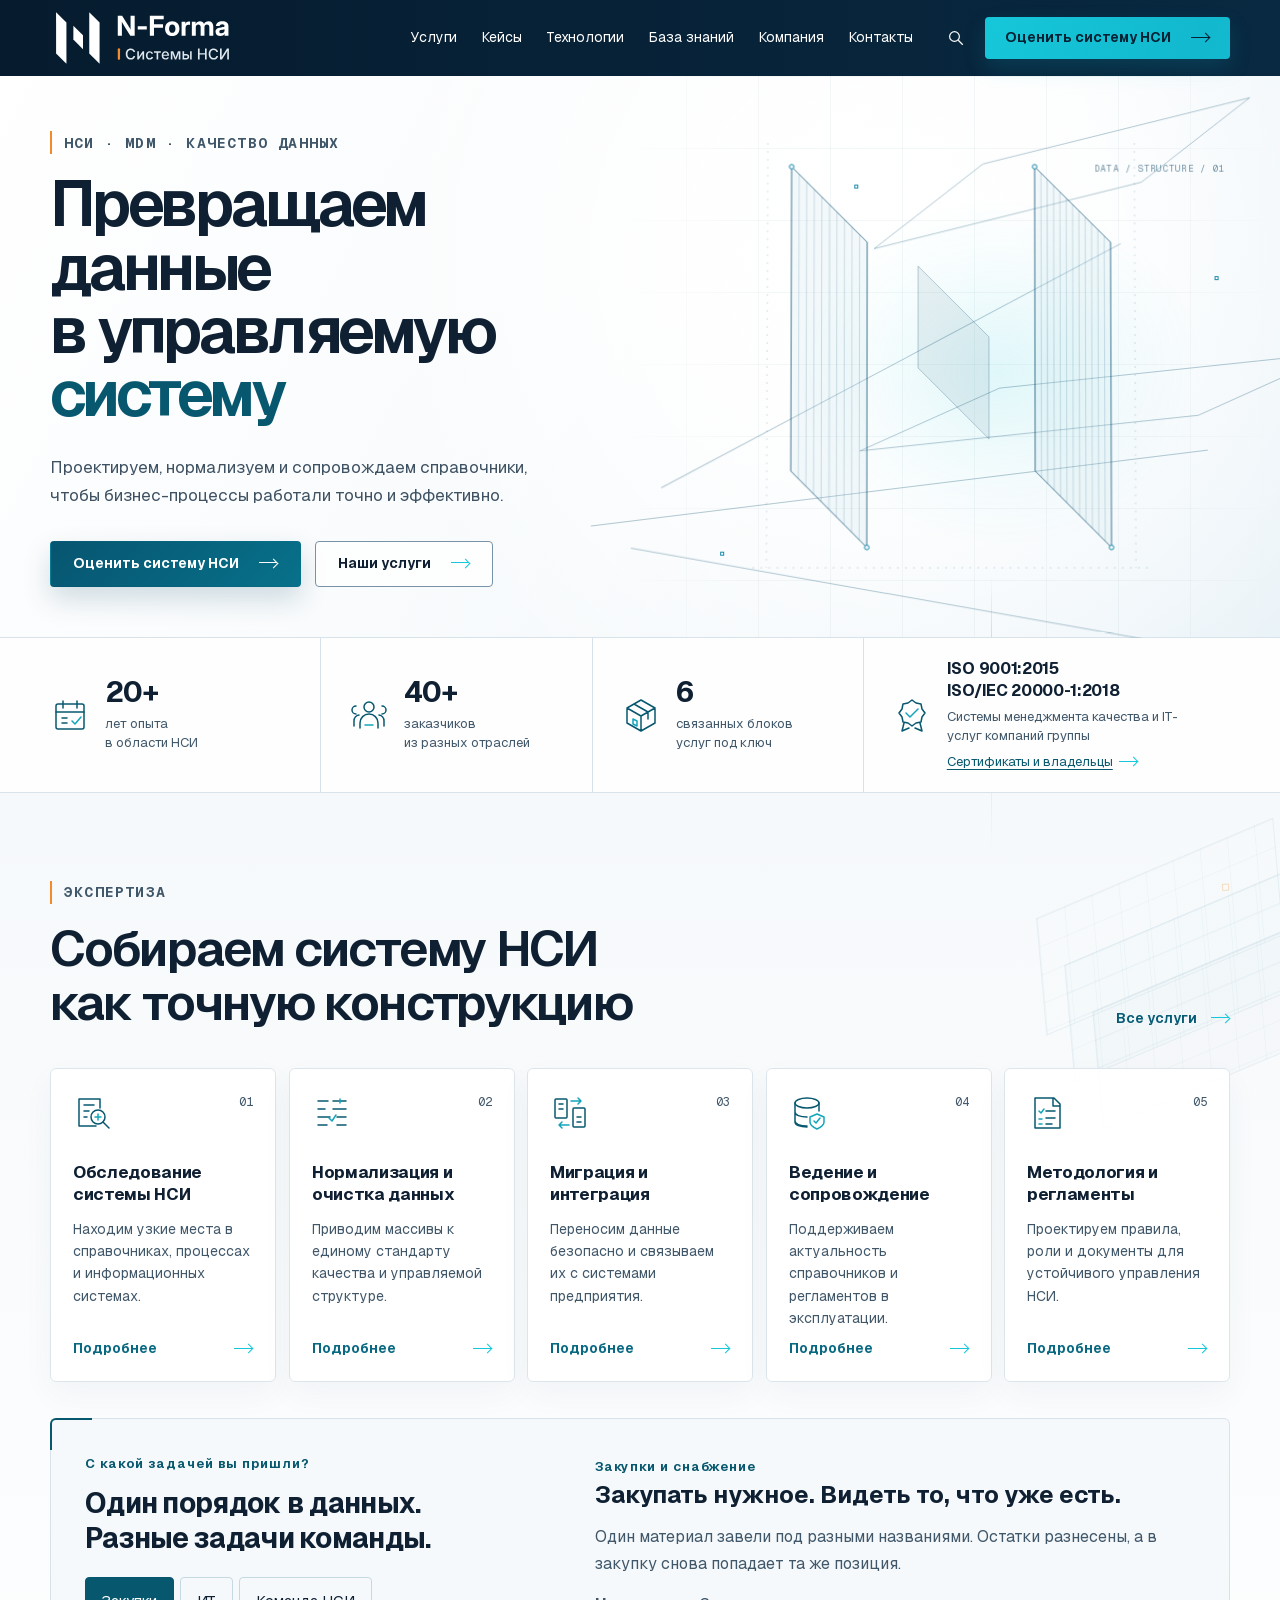
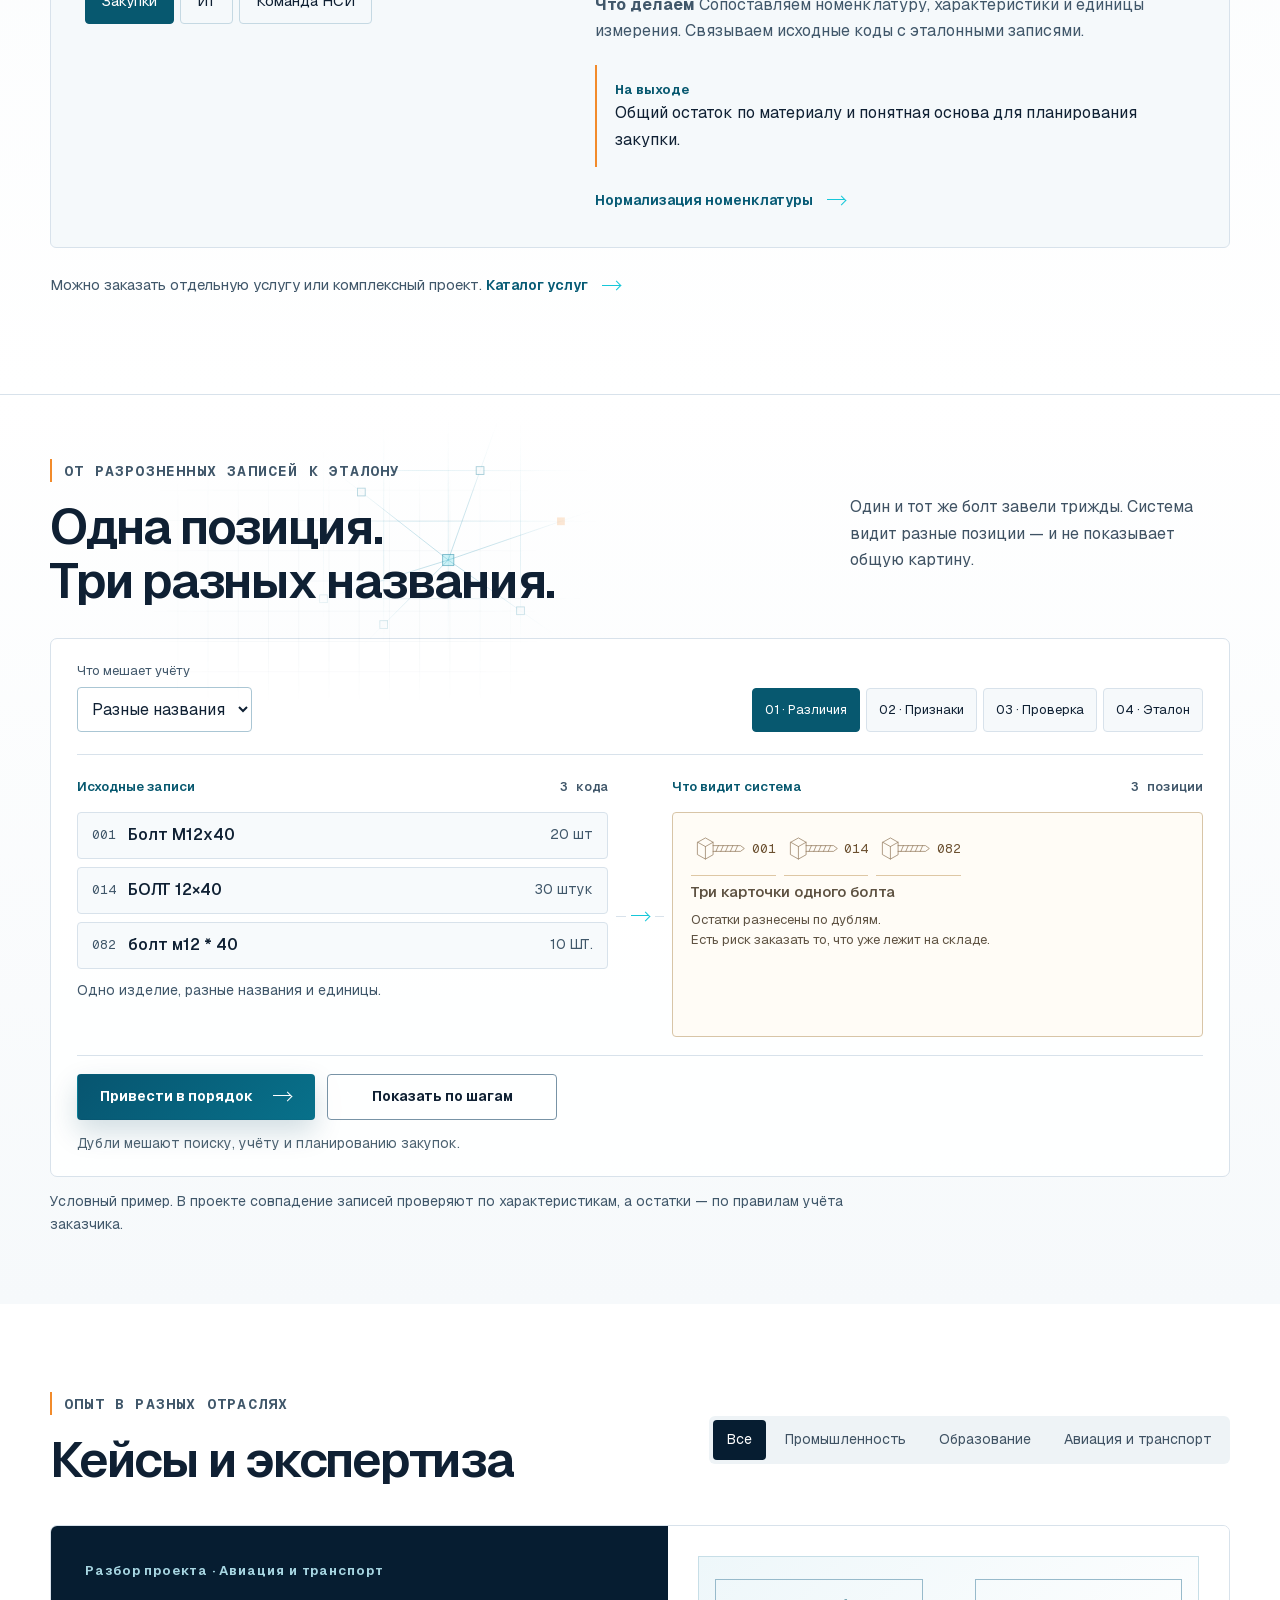
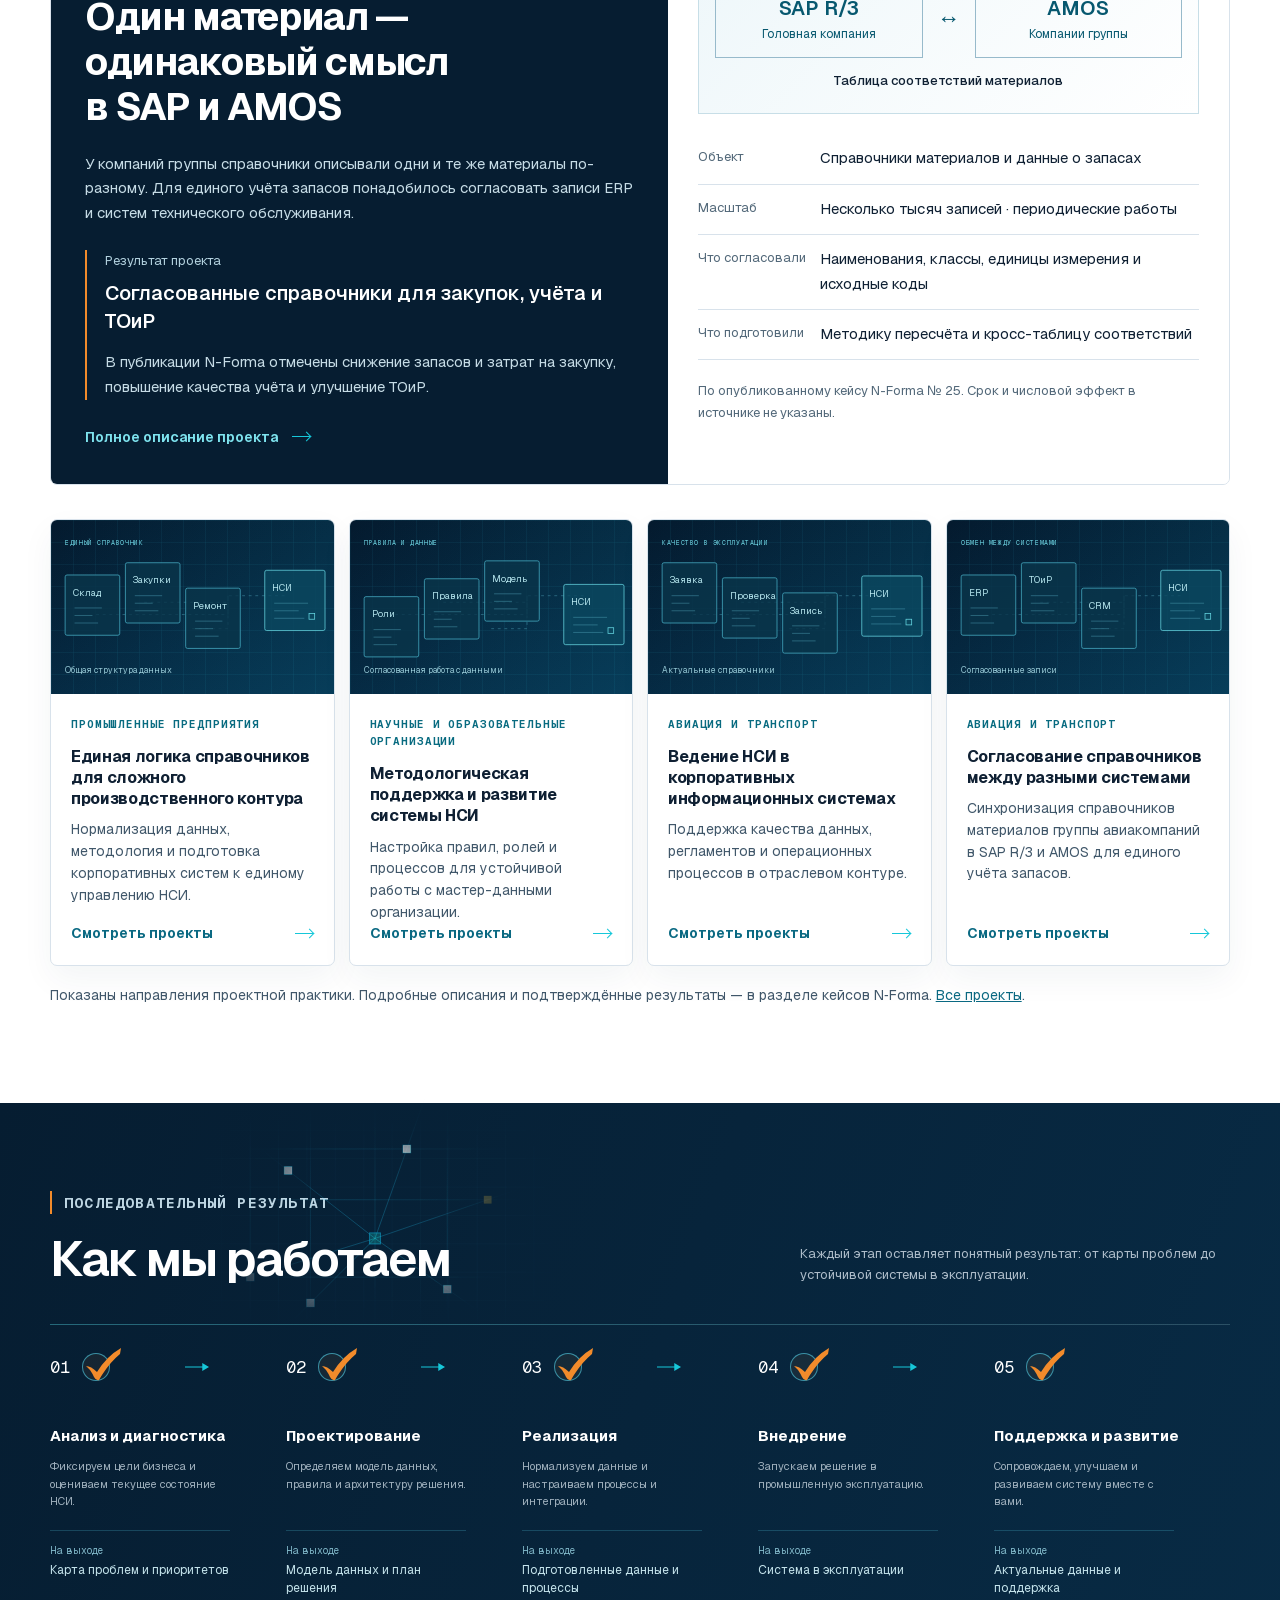
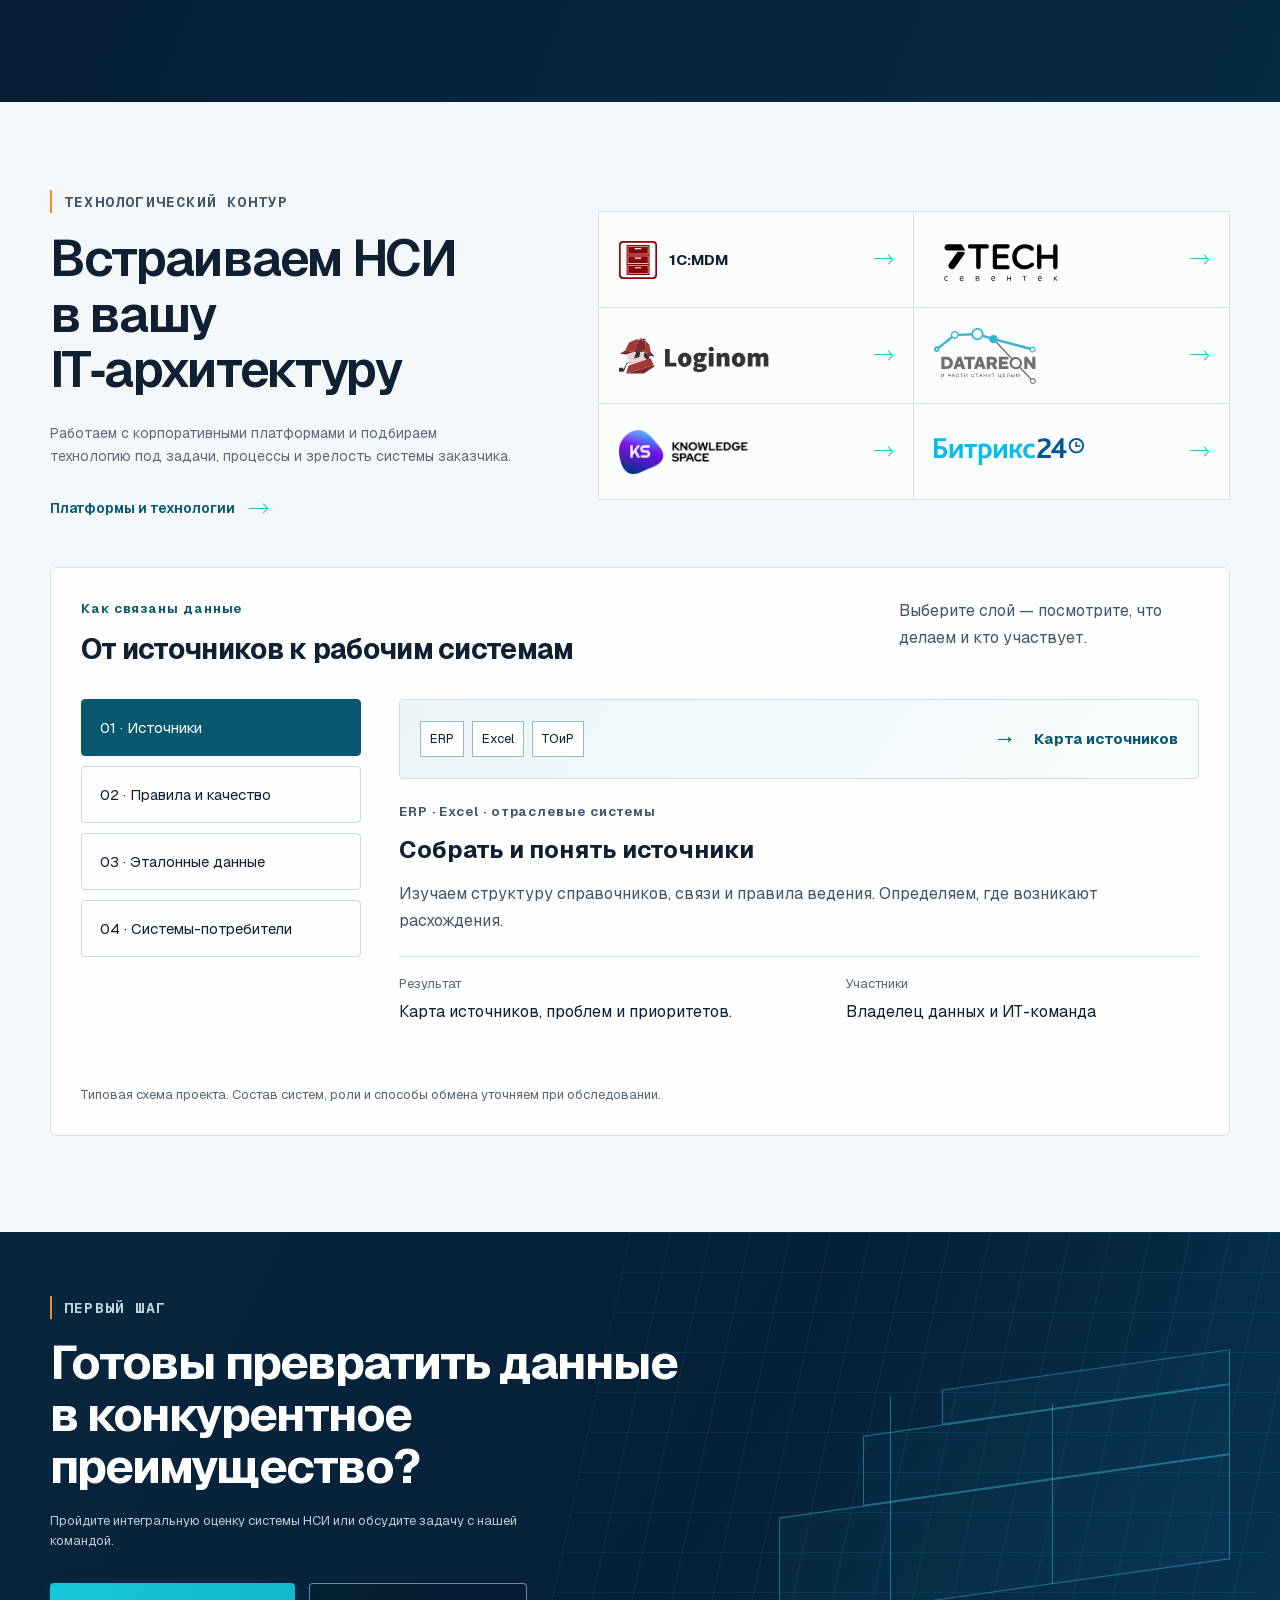
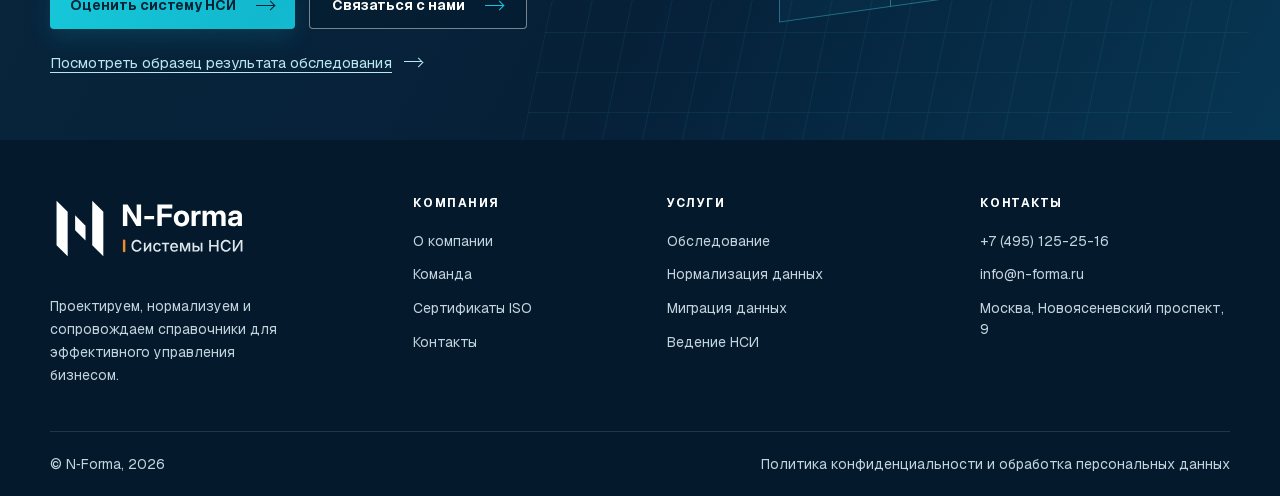
<file: index.html>
<!doctype html>
<html lang="ru">


<head>


  <meta charset="utf-8"><meta name="viewport" content="width=device-width,initial-scale=1">


  <title>N-Forma — качественные системы НСИ</title>


  <meta name="description" content="Обследование, нормализация и сопровождение системы НСИ. Реальные проекты и понятный путь к решению вашей задачи.">


  <link rel="icon" href="assets/favicon.svg" type="image/svg+xml">


  <link rel="stylesheet" href="styles.css"><script src="data.js?v=df709feb97b0" defer></script><script src="prototype-cases.js?v=df709feb97b0" defer></script><script src="site-interactions.js?v=df709feb97b0" defer></script><script src="main.js?v=df709feb97b0" defer></script>


<link rel="stylesheet" href="arrow-alignment.css"><link rel="stylesheet" href="navigation-state.css"><link rel="stylesheet" href="living-blueprint.css?v=c38be927a0c7"><script src="living-blueprint.js?v=c38be927a0c7" defer></script><link rel="stylesheet" href="site-interactions.css?v=df709feb97b0"><link rel="stylesheet" href="research-enhancements.css?v=dbfac70f9c89"><script src="research-enhancements.js?v=dbfac70f9c89" defer></script></head>


<body data-page="home">


  <a class="skip-link" href="#main">К основному содержанию</a><main id="main"><header class="site-header " data-header=""><div class="container nav-wrap"><a class="brand" href="#top" aria-label="N-Forma — на главную"><img class="brand-logo" src="assets/N-Forma_01_white.svg" alt="N-Forma — Системы НСИ" width="199" height="69"></a><nav class="main-nav" aria-label="Основная навигация"><a href="#solutions">Решения</a><a href="#services">Услуги</a><a href="#cases">Кейсы</a><a href="#partners">Платформы и партнёры</a><a href="#company">Компания</a><a href="#contacts">Контакты</a></nav><a class="button button-cyan header-cta" href="https://n-forma.ru/mdm-form">Оценить систему НСИ <span aria-hidden="true" class="arrow">→</span></a><button class="menu-toggle" type="button" aria-label="Открыть меню" aria-expanded="false"><span></span><span></span><span></span></button></div></header><section class="hero" id="top"><div class="hero-grid" aria-hidden="true"></div><div class="container hero-layout"><div class="hero-copy reveal"><p class="eyebrow"><span></span> НСИ · MDM · качество данных</p><h1>Превращаем данные<br>в управляемую<br><em>систему</em></h1><p class="hero-lead">Проектируем, нормализуем и сопровождаем справочники, чтобы бизнес-процессы работали точно и эффективно.</p><div class="hero-actions"><a class="button button-primary" href="https://n-forma.ru/mdm-form">Оценить систему НСИ <span aria-hidden="true" class="arrow">→</span></a><a class="button button-secondary" href="#services">Наши услуги <span aria-hidden="true" class="arrow">→</span></a></div></div><div class="blueprint" aria-hidden="true"><div class="lb-scene"><div class="lb-aura" aria-hidden="true"></div><div class="blueprint-label">DATA / STRUCTURE / 01</div><div class="building back"><i></i><i></i><i></i></div><div class="building front"><i></i><i></i><i></i><i></i></div><span class="axis axis-a"></span><span class="axis axis-b"></span><span class="axis axis-c"></span><span class="node node-a"></span><span class="node node-b"></span><span class="node node-c"></span></div></div></div></section><section class="trust-strip" id="company"><div class="container trust-grid"><div class="metric"><span class="metric-icon"><svg class="nforma-icon" viewBox="0 0 40 40" fill="none" stroke="currentColor" stroke-width="1.5" stroke-linecap="round" stroke-linejoin="round" aria-hidden="true" focusable="false"><rect x="6" y="9" width="28" height="25" rx="2"/><path d="M6 17h28M13 6v7M27 6v7M12 23h5M12 28h5"/><path class="icon-accent" d="m22 26 3 3 6-7"/></svg></span><strong>20+</strong><p>лет опыта<br>в области НСИ</p></div><div class="metric"><span class="metric-icon"><svg class="nforma-icon" viewBox="0 0 40 40" fill="none" stroke="currentColor" stroke-width="1.5" stroke-linecap="round" stroke-linejoin="round" aria-hidden="true" focusable="false"><circle cx="20" cy="12" r="5"/><path d="M11 33v-5a9 9 0 0 1 18 0v5M7 11a4 4 0 0 0 0 8M33 11a4 4 0 0 1 0 8M5 31v-5a6 6 0 0 1 5-6M35 31v-5a6 6 0 0 0-5-6"/><path class="icon-accent" d="M16 30h8"/></svg></span><strong>40+</strong><p>заказчиков<br>из разных отраслей</p></div><div class="metric"><span class="metric-icon"><svg class="nforma-icon" viewBox="0 0 40 40" fill="none" stroke="currentColor" stroke-width="1.5" stroke-linecap="round" stroke-linejoin="round" aria-hidden="true" focusable="false"><path d="m20 5 14 8v15l-14 8-14-8V13ZM6 13l14 8 14-8M20 21v15M13 9l14 8v7"/><path class="icon-accent" d="m12 24 4 2v5l-4-2Z"/></svg></span><strong>6</strong><p>связанных блоков<br>услуг под ключ</p></div><div class="metric metric-wide"><span class="metric-icon"><svg class="nforma-icon" viewBox="0 0 40 40" fill="none" stroke="currentColor" stroke-width="1.5" stroke-linecap="round" stroke-linejoin="round" aria-hidden="true" focusable="false"><path d="m20 5 4 3 5 1 1 5 3 4-3 4-1 5-5 1-4 3-4-3-5-1-1-5-3-4 3-4 1-5 5-1ZM12 28l-2 8 7-3M28 28l2 8-7-3"/><path class="icon-accent" d="m14 18 4 4 8-8"/></svg></span><strong class="certification-standards"><span>ISO 9001:2015</span><span>ISO/IEC 20000-1:2018</span></strong><p>Системы менеджмента качества и IT-услуг компаний группы<br><a class="certification-link" href="https://n-forma.ru/iso-certificates">Сертификаты и владельцы <span class="arrow" aria-hidden="true">→</span></a></p></div></div></section><section class="section services-section" id="services"><div class="layer-stack" aria-hidden="true"><span></span><span></span><span></span><i></i></div><div class="container"><div class="section-heading"><div><p class="eyebrow"><span></span> Экспертиза</p><h2>Собираем систему НСИ<br>как точную конструкцию</h2></div><a class="text-link" href="https://n-forma.ru/services">Все услуги <span aria-hidden="true" class="arrow">→</span></a></div><div class="services-grid" id="solutions"><a class="service-card" href="https://n-forma.ru/inspection"><div class="service-top"><span class="service-icon"><svg class="nforma-icon" viewBox="0 0 40 40" fill="none" stroke="currentColor" stroke-width="1.5" stroke-linecap="round" stroke-linejoin="round" aria-hidden="true" focusable="false"><path d="M23 33H6V6h21v9M11 12h10M11 18h5M11 24h3"/><circle cx="25" cy="24" r="7"/><path d="m30 29 6 6"/><path class="icon-accent" d="M22 24h6M25 21v6"/></svg></span><span class="service-no">01</span></div><h3>Обследование системы НСИ</h3><p>Находим узкие места в справочниках, процессах и информационных системах.</p><span class="card-link">Подробнее <span aria-hidden="true" class="arrow">→</span></span></a><a class="service-card" href="https://n-forma.ru/normalization"><div class="service-top"><span class="service-icon"><svg class="nforma-icon" viewBox="0 0 40 40" fill="none" stroke="currentColor" stroke-width="1.5" stroke-linecap="round" stroke-linejoin="round" aria-hidden="true" focusable="false"><path d="M6 8h10M6 16h7M6 24h12M6 32h9M21 8h13M21 16h13M25 24h9M25 32h9"/><path class="icon-accent" d="m17 25 3 3 4-6M28 6v4"/></svg></span><span class="service-no">02</span></div><h3>Нормализация и очистка данных</h3><p>Приводим массивы к единому стандарту качества и управляемой структуре.</p><span class="card-link">Подробнее <span aria-hidden="true" class="arrow">→</span></span></a><a class="service-card" href="https://n-forma.ru/migration"><div class="service-top"><span class="service-icon"><svg class="nforma-icon" viewBox="0 0 40 40" fill="none" stroke="currentColor" stroke-width="1.5" stroke-linecap="round" stroke-linejoin="round" aria-hidden="true" focusable="false"><rect x="5" y="6" width="12" height="19" rx="1"/><rect x="23" y="15" width="12" height="19" rx="1"/><path d="M9 11h4M9 16h4M27 24h4M27 29h4"/><path class="icon-accent" d="M21 8h10l-3-3M31 8l-3 3M19 32H9l3-3M9 32l3 3"/></svg></span><span class="service-no">03</span></div><h3>Миграция и интеграция</h3><p>Переносим данные безопасно и связываем их с системами предприятия.</p><span class="card-link">Подробнее <span aria-hidden="true" class="arrow">→</span></span></a><a class="service-card" href="https://n-forma.ru/outsourcing-outstaffing"><div class="service-top"><span class="service-icon"><svg class="nforma-icon" viewBox="0 0 40 40" fill="none" stroke="currentColor" stroke-width="1.5" stroke-linecap="round" stroke-linejoin="round" aria-hidden="true" focusable="false"><ellipse cx="18" cy="10" rx="12" ry="5"/><path d="M6 10v19c0 3 5 5 12 5M30 10v8M6 19c0 3 5 5 12 5M6 28c0 3 5 5 12 5"/><path class="icon-accent" d="m28 21 7 3v5c0 4-7 7-7 7s-7-3-7-7v-5ZM25 28l2 2 4-5"/></svg></span><span class="service-no">04</span></div><h3>Ведение и сопровождение</h3><p>Поддерживаем актуальность справочников и регламентов в эксплуатации.</p><span class="card-link">Подробнее <span aria-hidden="true" class="arrow">→</span></span></a><a class="service-card" href="https://n-forma.ru/methodology"><div class="service-top"><span class="service-icon"><svg class="nforma-icon" viewBox="0 0 40 40" fill="none" stroke="currentColor" stroke-width="1.5" stroke-linecap="round" stroke-linejoin="round" aria-hidden="true" focusable="false"><path d="M8 5h19l6 6v24H8ZM26 5v8h7M19 18h9M19 25h9M19 31h6"/><path class="icon-accent" d="m12 18 2 2 3-4M12 26h3M12 31h3"/></svg></span><span class="service-no">05</span></div><h3>Методология и регламенты</h3><p>Проектируем правила, роли и документы для устойчивого управления НСИ.</p><span class="card-link">Подробнее <span aria-hidden="true" class="arrow">→</span></span></a></div><!-- rx:roles:start --><div class="rx-roles" data-rx-tabs><div class="rx-role-intro"><p class="rx-kicker">С какой задачей вы пришли?</p><h3>Один порядок в данных.<br>Разные задачи команды.</h3><div class="rx-tabs" role="tablist" aria-label="Ваша задача"><button type="button" role="tab" id="roles-tab-0" aria-controls="roles-panel-0" aria-selected="true" tabindex="0">Закупки</button><button type="button" role="tab" id="roles-tab-1" aria-controls="roles-panel-1" aria-selected="false" tabindex="-1">ИТ</button><button type="button" role="tab" id="roles-tab-2" aria-controls="roles-panel-2" aria-selected="false" tabindex="-1">Команда НСИ</button></div></div><div class="rx-role-content"><div role="tabpanel" id="roles-panel-0" aria-labelledby="roles-tab-0" tabindex="0" ><span class="rx-kicker">Закупки и снабжение</span><h4>Закупать нужное. Видеть то, что уже есть.</h4><p>Один материал завели под разными названиями. Остатки разнесены, а в закупку снова попадает та же позиция.</p><p><strong>Что делаем</strong> Сопоставляем номенклатуру, характеристики и единицы измерения. Связываем исходные коды с эталонными записями.</p><div class="rx-role-result"><span>На выходе</span>Общий остаток по материалу и понятная основа для планирования закупки.</div><a class="text-link" href="https://n-forma.ru/normalization">Нормализация номенклатуры <span class="arrow" aria-hidden="true">→</span></a></div><div role="tabpanel" id="roles-panel-1" aria-labelledby="roles-tab-1" tabindex="0" hidden><span class="rx-kicker">ИТ и архитектура</span><h4>Связать системы общим языком данных.</h4><p>В ERP и отраслевых системах разные коды, форматы и правила. При переносе расхождения переходят в новую систему.</p><p><strong>Что делаем</strong> Проектируем модель и таблицы соответствия, готовим данные к переносу и проверяем результат загрузки.</p><div class="rx-role-result"><span>На выходе</span>Согласованные справочники и контролируемый переход между системами.</div><a class="text-link" href="https://n-forma.ru/migration">Миграция и интеграция <span class="arrow" aria-hidden="true">→</span></a></div><div role="tabpanel" id="roles-panel-2" aria-labelledby="roles-tab-2" tabindex="0" hidden><span class="rx-kicker">Команда НСИ</span><h4>Сохранить порядок после запуска.</h4><p>Правила есть в отдельных файлах, заявки проверяют вручную, а качество справочника зависит от конкретных сотрудников.</p><p><strong>Что делаем</strong> Определяем роли, проверки и маршрут согласования. Готовим регламенты и организуем ведение справочников.</p><div class="rx-role-result"><span>На выходе</span>Понятная ответственность за каждую запись и повторяемый процесс контроля.</div><a class="text-link" href="https://n-forma.ru/outsourcing-outstaffing">Ведение и сопровождение НСИ <span class="arrow" aria-hidden="true">→</span></a></div></div></div><!-- rx:roles:end --><p class="service-scope-note">Можно заказать отдельную услугу или комплексный проект. <a class="text-link" href="services.html">Каталог услуг <span class="arrow" aria-hidden="true">→</span></a></p></div></section><section class="section normalization-section" id="normalization-example"><div class="container"><div class="section-heading"><div><p class="eyebrow"><span></span>От разрозненных записей к эталону</p><h2>Одна позиция.<br>Три разных названия.</h2></div><p class="demo-lead">Один и тот же болт завели трижды. Система видит разные позиции — и не показывает общую картину.</p></div>
  <div class="normalization-demo" data-normalization-demo data-state="raw" data-stage="0">
    <div class="rx-demo-toolbar"><label>Что мешает учёту<select data-demo-mode><option value="names">Разные названия</option><option value="units">Разные единицы</option></select></label><div class="rx-demo-stages" role="group" aria-label="Шаги нормализации"><button type="button" data-demo-stage="0" aria-pressed="true">01 · Различия</button><button type="button" data-demo-stage="1" aria-pressed="false">02 · Признаки</button><button type="button" data-demo-stage="2" aria-pressed="false">03 · Проверка</button><button type="button" data-demo-stage="3" aria-pressed="false">04 · Эталон</button></div></div>
    <div class="demo-source"><div class="demo-column-head"><span>Исходные записи</span><span class="demo-count">3 кода</span></div><ul class="demo-records"><li><span class="demo-record-id">001</span><strong><span data-attribute="kind">Болт</span> <span data-attribute="diameter">М12</span>х<span data-attribute="length">40</span></strong><span class="demo-record-unit">20 шт</span></li><li><span class="demo-record-id">014</span><strong><span data-attribute="kind">БОЛТ</span> <span data-attribute="diameter">12</span>×<span data-attribute="length">40</span></strong><span class="demo-record-unit">30 штук</span></li><li><span class="demo-record-id">082</span><strong><span data-attribute="kind">болт</span> <span data-attribute="diameter">м12</span> * <span data-attribute="length">40</span></strong><span class="demo-record-unit">10 ШТ.</span></li></ul><p class="demo-source-note">Одно изделие, разные названия и единицы.</p></div>
    <div class="demo-connector" aria-hidden="true"><span></span><span class="arrow">→</span><span></span></div>
    <div class="demo-target"><div class="demo-column-head"><span data-demo-target-title>Что видит система</span><span class="demo-count" data-demo-target-count>3 позиции</span></div><div class="demo-placeholder" data-demo-placeholder><div class="demo-duplicates" aria-hidden="true"><span><svg class="demo-bolt" viewBox="0 0 120 64" aria-hidden="true" focusable="false"><path d="M14 19 30 10l16 9v26l-16 9-16-9ZM14 19l16 9 16-9M30 28v26M46 26h57l8 6-8 6H46"/><path d="m57 26-5 12m15-12-5 12m15-12-5 12m15-12-5 12m15-12-5 12"/></svg><b>001</b></span><span><svg class="demo-bolt" viewBox="0 0 120 64" aria-hidden="true" focusable="false"><path d="M14 19 30 10l16 9v26l-16 9-16-9ZM14 19l16 9 16-9M30 28v26M46 26h57l8 6-8 6H46"/><path d="m57 26-5 12m15-12-5 12m15-12-5 12m15-12-5 12m15-12-5 12"/></svg><b>014</b></span><span><svg class="demo-bolt" viewBox="0 0 120 64" aria-hidden="true" focusable="false"><path d="M14 19 30 10l16 9v26l-16 9-16-9ZM14 19l16 9 16-9M30 28v26M46 26h57l8 6-8 6H46"/><path d="m57 26-5 12m15-12-5 12m15-12-5 12m15-12-5 12m15-12-5 12"/></svg><b>082</b></span></div><strong>Три карточки одного болта</strong><p>Остатки разнесены по дублям.<br>Есть риск заказать то, что уже лежит на складе.</p></div><div class="rx-demo-work" data-demo-work hidden></div><div class="demo-result" id="normalization-result" data-demo-result hidden><div class="demo-result-head"><span class="demo-bolt-assembly" aria-hidden="true"><svg class="demo-bolt" viewBox="0 0 120 64" aria-hidden="true" focusable="false"><path d="M14 19 30 10l16 9v26l-16 9-16-9ZM14 19l16 9 16-9M30 28v26M46 26h57l8 6-8 6H46"/><path d="m57 26-5 12m15-12-5 12m15-12-5 12m15-12-5 12m15-12-5 12"/></svg><svg class="demo-bolt" viewBox="0 0 120 64" aria-hidden="true" focusable="false"><path d="M14 19 30 10l16 9v26l-16 9-16-9ZM14 19l16 9 16-9M30 28v26M46 26h57l8 6-8 6H46"/><path d="m57 26-5 12m15-12-5 12m15-12-5 12m15-12-5 12m15-12-5 12"/></svg><svg class="demo-bolt" viewBox="0 0 120 64" aria-hidden="true" focusable="false"><path d="M14 19 30 10l16 9v26l-16 9-16-9ZM14 19l16 9 16-9M30 28v26M46 26h57l8 6-8 6H46"/><path d="m57 26-5 12m15-12-5 12m15-12-5 12m15-12-5 12m15-12-5 12"/></svg></span><div><span class="demo-result-kicker">Единая запись · 001</span><h3><span data-attribute="kind">Болт</span> <span data-attribute="diameter">М12</span>×<span data-attribute="length">40</span></h3><p>Диаметр 12 мм · длина 40 мм</p></div></div><div class="demo-stock"><span>Общий остаток</span><strong>60 <small>шт.</small></strong></div><p class="demo-merged">3 записи → 1 эталон. Остаток виден целиком.</p></div></div>
    <div class="demo-controls"><button type="button" class="button button-primary" data-demo-toggle aria-controls="normalization-result" aria-expanded="false"><span data-demo-button-label>Привести в порядок</span><span class="arrow" aria-hidden="true">→</span></button><button type="button" class="button button-secondary" data-demo-play aria-pressed="false">Показать по шагам</button><p class="demo-status" role="status" aria-live="polite" data-demo-status>Дубли мешают поиску, учёту и планированию закупок.</p></div>
  </div><p class="demo-note">Условный пример. В проекте совпадение записей проверяют по характеристикам, а остатки — по правилам учёта заказчика.</p></div></section><section class="section cases-section" id="cases"><div class="container"><div class="section-heading cases-heading"><div><p class="eyebrow"><span></span> Опыт в разных отраслях</p><h2>Кейсы и экспертиза</h2></div><div class="filters" aria-label="Фильтр кейсов"><button type="button" class="filter is-active" aria-pressed="true">Все</button><button type="button" class="filter" aria-pressed="false">Промышленность</button><button type="button" class="filter" aria-pressed="false">Образование</button><button type="button" class="filter" aria-pressed="false">Авиация и транспорт</button></div></div><!-- rx:featured:start --><article class="rx-featured" aria-labelledby="featured-case-title"><div class="rx-feature-story"><p class="rx-kicker">Разбор проекта · Авиация и транспорт</p><h3 id="featured-case-title">Один материал —<br>одинаковый смысл<br>в SAP и AMOS</h3><p>У компаний группы справочники описывали одни и те же материалы по-разному. Для единого учёта запасов понадобилось согласовать записи ERP и систем технического обслуживания.</p><div class="rx-case-result"><span>Результат проекта</span><strong>Согласованные справочники для закупок, учёта и ТОиР</strong><p>В публикации N-Forma отмечены снижение запасов и затрат на закупку, повышение качества учёта и улучшение ТОиР.</p></div><a class="text-link" href="https://n-forma.ru/project_25">Полное описание проекта <span class="arrow" aria-hidden="true">→</span></a></div><div class="rx-case-passport"><div class="rx-case-diagram" aria-label="Согласование справочников SAP R/3 и AMOS"><span>SAP R/3<small>Головная компания</small></span><b aria-hidden="true">↔</b><span>AMOS<small>Компании группы</small></span><strong>Таблица соответствий материалов</strong></div><dl><div><dt>Объект</dt><dd>Справочники материалов и данные о запасах</dd></div><div><dt>Масштаб</dt><dd>Несколько тысяч записей · периодические работы</dd></div><div><dt>Что согласовали</dt><dd>Наименования, классы, единицы измерения и исходные коды</dd></div><div><dt>Что подготовили</dt><dd>Методику пересчёта и кросс-таблицу соответствий</dd></div></dl><p class="rx-footnote">По опубликованному кейсу N-Forma № 25. Срок и числовой эффект в источнике не указаны.</p></div></article><!-- rx:featured:end --><div class="cases-grid"><article class="case-card"><div class="case-visual factory" aria-hidden="true"><span class="case-grid-lines"></span><svg class="case-schematic" viewBox="0 0 300 174" aria-hidden="true" focusable="false"><text class="schematic-caption" x="15" y="21">ЕДИНЫЙ СПРАВОЧНИК</text><path class="schematic-route" d="M48 95H188V75H248M99 82H188M150 110H188V75"/><g class="schematic-plane plane-0" style="--plane-shift:12px"><rect x="15" y="53" width="58" height="64" rx="2"/><path class="schematic-data" d="M25 88h29m-29 8h19m-19 8h25"/><text x="23" y="75">Склад</text></g><g class="schematic-plane plane-1" style="--plane-shift:4px"><rect x="79" y="40" width="58" height="64" rx="2"/><path class="schematic-data" d="M89 75h29m-29 8h19m-19 8h25"/><text x="87" y="62">Закупки</text></g><g class="schematic-plane plane-2" style="--plane-shift:-4px"><rect x="143" y="67" width="58" height="64" rx="2"/><path class="schematic-data" d="M153 102h29m-29 8h19m-19 8h25"/><text x="151" y="89">Ремонт</text></g><g class="schematic-plane plane-3" style="--plane-shift:-10px"><rect x="227" y="48" width="64" height="64" rx="2"/><path class="schematic-data" d="M237 83h36m-36 8h26m-26 8h32"/><text x="235" y="70">НСИ</text><rect class="schematic-node" x="274" y="94" width="6" height="6"/></g><text class="schematic-note" x="15" y="157">Общая структура данных</text></svg></div><div class="case-copy"><span class="case-tag">Промышленные предприятия</span><h3>Единая логика справочников для сложного производственного контура</h3><p>Нормализация данных, методология и подготовка корпоративных систем к единому управлению НСИ.</p><a class="card-link" href="https://n-forma.ru/our-cases">Смотреть проекты <span class="arrow" aria-hidden="true">→</span></a></div></article><article class="case-card"><div class="case-visual campus" aria-hidden="true"><span class="case-grid-lines"></span><svg class="case-schematic" viewBox="0 0 300 174" aria-hidden="true" focusable="false"><text class="schematic-caption" x="15" y="21">ПРАВИЛА И ДАННЫЕ</text><path class="schematic-route" d="M48 95H188V75H248M99 82H188M150 110H188V75"/><g class="schematic-plane plane-0" style="--plane-shift:12px"><rect x="15" y="76" width="58" height="64" rx="2"/><path class="schematic-data" d="M25 111h29m-29 8h19m-19 8h25"/><text x="23" y="98">Роли</text></g><g class="schematic-plane plane-1" style="--plane-shift:4px"><rect x="79" y="57" width="58" height="64" rx="2"/><path class="schematic-data" d="M89 92h29m-29 8h19m-19 8h25"/><text x="87" y="79">Правила</text></g><g class="schematic-plane plane-2" style="--plane-shift:-4px"><rect x="143" y="38" width="58" height="64" rx="2"/><path class="schematic-data" d="M153 73h29m-29 8h19m-19 8h25"/><text x="151" y="60">Модель</text></g><g class="schematic-plane plane-3" style="--plane-shift:-10px"><rect x="227" y="63" width="64" height="64" rx="2"/><path class="schematic-data" d="M237 98h36m-36 8h26m-26 8h32"/><text x="235" y="85">НСИ</text><rect class="schematic-node" x="274" y="109" width="6" height="6"/></g><text class="schematic-note" x="15" y="157">Согласованная работа с данными</text></svg></div><div class="case-copy"><span class="case-tag">Научные и образовательные организации</span><h3>Методологическая поддержка и развитие системы НСИ</h3><p>Настройка правил, ролей и процессов для устойчивой работы с мастер-данными организации.</p><a class="card-link" href="https://n-forma.ru/our-cases">Смотреть проекты <span class="arrow" aria-hidden="true">→</span></a></div></article><article class="case-card"><div class="case-visual transport" aria-hidden="true"><span class="case-grid-lines"></span><svg class="case-schematic" viewBox="0 0 300 174" aria-hidden="true" focusable="false"><text class="schematic-caption" x="15" y="21">КАЧЕСТВО В ЭКСПЛУАТАЦИИ</text><path class="schematic-route" d="M48 95H188V75H248M99 82H188M150 110H188V75"/><g class="schematic-plane plane-0" style="--plane-shift:12px"><rect x="15" y="40" width="58" height="64" rx="2"/><path class="schematic-data" d="M25 75h29m-29 8h19m-19 8h25"/><text x="23" y="62">Заявка</text></g><g class="schematic-plane plane-1" style="--plane-shift:4px"><rect x="79" y="56" width="58" height="64" rx="2"/><path class="schematic-data" d="M89 91h29m-29 8h19m-19 8h25"/><text x="87" y="78">Проверка</text></g><g class="schematic-plane plane-2" style="--plane-shift:-4px"><rect x="143" y="72" width="58" height="64" rx="2"/><path class="schematic-data" d="M153 107h29m-29 8h19m-19 8h25"/><text x="151" y="94">Запись</text></g><g class="schematic-plane plane-3" style="--plane-shift:-10px"><rect x="227" y="54" width="64" height="64" rx="2"/><path class="schematic-data" d="M237 89h36m-36 8h26m-26 8h32"/><text x="235" y="76">НСИ</text><rect class="schematic-node" x="274" y="100" width="6" height="6"/></g><text class="schematic-note" x="15" y="157">Актуальные справочники</text></svg></div><div class="case-copy"><span class="case-tag">Авиация и транспорт</span><h3>Ведение НСИ в корпоративных информационных системах</h3><p>Поддержка качества данных, регламентов и операционных процессов в отраслевом контуре.</p><a class="card-link" href="https://n-forma.ru/our-cases">Смотреть проекты <span class="arrow" aria-hidden="true">→</span></a></div></article><article class="case-card"><div class="case-visual digital" aria-hidden="true"><span class="case-grid-lines"></span><svg class="case-schematic" viewBox="0 0 300 174" aria-hidden="true" focusable="false"><text class="schematic-caption" x="15" y="21">ОБМЕН МЕЖДУ СИСТЕМАМИ</text><path class="schematic-route" d="M48 95H188V75H248M99 82H188M150 110H188V75"/><g class="schematic-plane plane-0" style="--plane-shift:12px"><rect x="15" y="53" width="58" height="64" rx="2"/><path class="schematic-data" d="M25 88h29m-29 8h19m-19 8h25"/><text x="23" y="75">ERP</text></g><g class="schematic-plane plane-1" style="--plane-shift:4px"><rect x="79" y="40" width="58" height="64" rx="2"/><path class="schematic-data" d="M89 75h29m-29 8h19m-19 8h25"/><text x="87" y="62">ТОиР</text></g><g class="schematic-plane plane-2" style="--plane-shift:-4px"><rect x="143" y="67" width="58" height="64" rx="2"/><path class="schematic-data" d="M153 102h29m-29 8h19m-19 8h25"/><text x="151" y="89">CRM</text></g><g class="schematic-plane plane-3" style="--plane-shift:-10px"><rect x="227" y="48" width="64" height="64" rx="2"/><path class="schematic-data" d="M237 83h36m-36 8h26m-26 8h32"/><text x="235" y="70">НСИ</text><rect class="schematic-node" x="274" y="94" width="6" height="6"/></g><text class="schematic-note" x="15" y="157">Согласованные записи</text></svg></div><div class="case-copy"><span class="case-tag">Авиация и транспорт</span><h3>Согласование справочников между разными системами</h3><p>Синхронизация справочников материалов группы авиакомпаний в SAP R/3 и AMOS для единого учёта запасов.</p><a class="card-link" href="https://n-forma.ru/project_25">Смотреть проекты <span class="arrow" aria-hidden="true">→</span></a></div></article></div><p class="case-note">Показаны направления проектной практики. Подробные описания и подтверждённые результаты — в разделе кейсов N‑Forma. <a href="cases.html">Все проекты</a>.</p></div></section><section class="section process-section" id="approach"><div class="container"><div class="section-heading process-heading"><div><p class="eyebrow eyebrow-light"><span></span> Последовательный результат</p><h2>Как мы работаем</h2></div><p>Каждый этап оставляет понятный результат: от карты проблем до устойчивой системы в эксплуатации.</p></div><div class="steps-grid"><article class="step"><div class="step-head"><span>01</span><i aria-hidden="true"><svg viewBox="0 0 40 40" aria-hidden="true" focusable="false"><defs><mask id="step-ink-1" maskUnits="userSpaceOnUse" x="0" y="-6" width="44" height="48"><path class="step-check-trace" d="M1 17Q9 18 16 28Q26 11 43 -1" pathLength="1" /></mask></defs><path class="step-check-ink" d="M5 19Q10 19 16 25Q26 9 40 1L39 7Q27 17 18 33Q15 34 13 30Q10 23 5 19Z" mask="url(#step-ink-1)" /></svg></i></div><h3>Анализ и диагностика</h3><p>Фиксируем цели бизнеса и оцениваем текущее состояние НСИ.</p><p class="step-result"><span>На выходе</span>Карта проблем и приоритетов</p></article><article class="step"><div class="step-head"><span>02</span><i aria-hidden="true"><svg viewBox="0 0 40 40" aria-hidden="true" focusable="false"><defs><mask id="step-ink-2" maskUnits="userSpaceOnUse" x="0" y="-6" width="44" height="48"><path class="step-check-trace" d="M1 17Q9 18 16 28Q26 11 43 -1" pathLength="1" /></mask></defs><path class="step-check-ink" d="M5 19Q10 19 16 25Q26 9 40 1L39 7Q27 17 18 33Q15 34 13 30Q10 23 5 19Z" mask="url(#step-ink-2)" /></svg></i></div><h3>Проектирование</h3><p>Определяем модель данных, правила и архитектуру решения.</p><p class="step-result"><span>На выходе</span>Модель данных и план решения</p></article><article class="step"><div class="step-head"><span>03</span><i aria-hidden="true"><svg viewBox="0 0 40 40" aria-hidden="true" focusable="false"><defs><mask id="step-ink-3" maskUnits="userSpaceOnUse" x="0" y="-6" width="44" height="48"><path class="step-check-trace" d="M1 17Q9 18 16 28Q26 11 43 -1" pathLength="1" /></mask></defs><path class="step-check-ink" d="M5 19Q10 19 16 25Q26 9 40 1L39 7Q27 17 18 33Q15 34 13 30Q10 23 5 19Z" mask="url(#step-ink-3)" /></svg></i></div><h3>Реализация</h3><p>Нормализуем данные и настраиваем процессы и интеграции.</p><p class="step-result"><span>На выходе</span>Подготовленные данные и процессы</p></article><article class="step"><div class="step-head"><span>04</span><i aria-hidden="true"><svg viewBox="0 0 40 40" aria-hidden="true" focusable="false"><defs><mask id="step-ink-4" maskUnits="userSpaceOnUse" x="0" y="-6" width="44" height="48"><path class="step-check-trace" d="M1 17Q9 18 16 28Q26 11 43 -1" pathLength="1" /></mask></defs><path class="step-check-ink" d="M5 19Q10 19 16 25Q26 9 40 1L39 7Q27 17 18 33Q15 34 13 30Q10 23 5 19Z" mask="url(#step-ink-4)" /></svg></i></div><h3>Внедрение</h3><p>Запускаем решение в промышленную эксплуатацию.</p><p class="step-result"><span>На выходе</span>Система в эксплуатации</p></article><article class="step"><div class="step-head"><span>05</span><i aria-hidden="true"><svg viewBox="0 0 40 40" aria-hidden="true" focusable="false"><defs><mask id="step-ink-5" maskUnits="userSpaceOnUse" x="0" y="-6" width="44" height="48"><path class="step-check-trace" d="M1 17Q9 18 16 28Q26 11 43 -1" pathLength="1" /></mask></defs><path class="step-check-ink" d="M5 19Q10 19 16 25Q26 9 40 1L39 7Q27 17 18 33Q15 34 13 30Q10 23 5 19Z" mask="url(#step-ink-5)" /></svg></i></div><h3>Поддержка и развитие</h3><p>Сопровождаем, улучшаем и развиваем систему вместе с вами.</p><p class="step-result"><span>На выходе</span>Актуальные данные и поддержка</p></article></div></div></section><section class="section partners-section" id="partners"><div class="network-field" aria-hidden="true"><span></span><span></span><span></span><span></span><span></span><span></span><span></span><i></i><i></i><i></i></div><div class="container partner-layout"><div><p class="eyebrow"><span></span> Технологический контур</p><h2>Встраиваем НСИ<br>в вашу IT‑архитектуру</h2><p class="partner-lead">Работаем с корпоративными платформами и подбираем технологию под задачи, процессы и зрелость системы заказчика.</p><a class="text-link" href="https://n-forma.ru/loginom-platform">Платформы и технологии <span aria-hidden="true" class="arrow">→</span></a></div><div class="partner-grid" aria-label="Платформы и партнёры"><a href="https://n-forma.ru/MDM-solutions-1C" class="partner-card"><span class="platform-identity platform-0 platform-with-name"><img src="assets/platforms/1c-mdm.svg" alt="" loading="lazy" width="40" height="40"><strong>1C:MDM</strong></span><span class="arrow" aria-hidden="true">→</span></a><a href="https://n-forma.ru/7tech-solution" class="partner-card"><span class="platform-identity platform-1"><img src="assets/platforms/7tech.svg" alt="7TECH" loading="lazy" width="150" height="40"></span><span class="arrow" aria-hidden="true">→</span></a><a href="https://n-forma.ru/loginom-platform" class="partner-card"><span class="platform-identity platform-2"><img src="assets/platforms/loginom.svg" alt="Loginom" loading="lazy" width="150" height="40"></span><span class="arrow" aria-hidden="true">→</span></a><a href="https://n-forma.ru/datareon-solution" class="partner-card"><span class="platform-identity platform-3"><img src="assets/platforms/datareon.svg" alt="DATAREON" loading="lazy" width="150" height="40"></span><span class="arrow" aria-hidden="true">→</span></a><a href="https://n-forma.ru/knowledge-space" class="partner-card"><span class="platform-identity platform-4"><img src="assets/platforms/knowledge-space.png" alt="Knowledge Space" loading="lazy" width="150" height="40"></span><span class="arrow" aria-hidden="true">→</span></a><a href="https://n-forma.ru/bitrix24-applying" class="partner-card"><span class="platform-identity platform-5"><img src="assets/platforms/bitrix24.svg" alt="Битрикс24" loading="lazy" width="150" height="40"></span><span class="arrow" aria-hidden="true">→</span></a></div></div><!-- rx:architecture:start --><div class="container"><div class="rx-architecture" data-rx-tabs><div class="rx-architecture-head"><div><p class="rx-kicker">Как связаны данные</p><h3>От источников к рабочим системам</h3></div><p>Выберите слой — посмотрите, что делаем и кто участвует.</p></div><div class="rx-architecture-layout"><div class="rx-tabs" role="tablist" aria-label="Слои архитектуры"><button type="button" role="tab" id="architecture-tab-0" aria-controls="architecture-panel-0" aria-selected="true" tabindex="0">01 · Источники</button><button type="button" role="tab" id="architecture-tab-1" aria-controls="architecture-panel-1" aria-selected="false" tabindex="-1">02 · Правила и качество</button><button type="button" role="tab" id="architecture-tab-2" aria-controls="architecture-panel-2" aria-selected="false" tabindex="-1">03 · Эталонные данные</button><button type="button" role="tab" id="architecture-tab-3" aria-controls="architecture-panel-3" aria-selected="false" tabindex="-1">04 · Системы-потребители</button></div><div class="rx-architecture-content"><div role="tabpanel" id="architecture-panel-0" aria-labelledby="architecture-tab-0" tabindex="0" ><div class="rx-flow" aria-hidden="true"><div><span>ERP</span><span>Excel</span><span>ТОиР</span></div><i>→</i><strong>Карта источников</strong></div><p class="rx-kicker">ERP · Excel · отраслевые системы</p><h4>Собрать и понять источники</h4><p>Изучаем структуру справочников, связи и правила ведения. Определяем, где возникают расхождения.</p><dl class="rx-layer-facts"><div><dt>Результат</dt><dd>Карта источников, проблем и приоритетов.</dd></div><div><dt>Участники</dt><dd>Владелец данных и ИТ-команда</dd></div></dl></div><div role="tabpanel" id="architecture-panel-1" aria-labelledby="architecture-tab-1" tabindex="0" hidden><div class="rx-flow" aria-hidden="true"><div><span>Класс</span><span>Признаки</span><span>Проверка</span></div><i>→</i><strong>Согласованные правила</strong></div><p class="rx-kicker">Классы · признаки · единицы</p><h4>Проверить и согласовать правила</h4><p>Разбираем записи на характеристики, ищем кандидатов в дубли, согласуем спорные совпадения с экспертами.</p><dl class="rx-layer-facts"><div><dt>Результат</dt><dd>Правила качества и проверенные соответствия записей.</dd></div><div><dt>Участники</dt><dd>Эксперт НСИ и профильный специалист</dd></div></dl></div><div role="tabpanel" id="architecture-panel-2" aria-labelledby="architecture-tab-2" tabindex="0" hidden><div class="rx-flow" aria-hidden="true"><div><span>Код 001</span><span>Код 014</span><span>Код 082</span></div><i>→</i><strong>Эталонная запись</strong></div><p class="rx-kicker">Единая запись · связи с кодами</p><h4>Собрать эталонные данные</h4><p>Формируем единое описание и сохраняем связи с исходными кодами. Настраиваем порядок создания и изменения записей.</p><dl class="rx-layer-facts"><div><dt>Результат</dt><dd>Эталонный справочник и таблица соответствий.</dd></div><div><dt>Участники</dt><dd>Владелец справочника</dd></div></dl></div><div role="tabpanel" id="architecture-panel-3" aria-labelledby="architecture-tab-3" tabindex="0" hidden><div class="rx-flow" aria-hidden="true"><div><span>ERP</span><span>ТОиР</span><span>Отчётность</span></div><i>→</i><strong>Контроль обмена</strong></div><p class="rx-kicker">ERP · ТОиР · аналитика</p><h4>Передать в рабочие системы</h4><p>Готовим форматы обмена и загрузки, проверяем полноту и согласованность данных в системах-потребителях.</p><dl class="rx-layer-facts"><div><dt>Результат</dt><dd>Согласованные данные для операций и отчётности.</dd></div><div><dt>Участники</dt><dd>ИТ-команда и владельцы процессов</dd></div></dl></div></div></div><p class="rx-footnote">Типовая схема проекта. Состав систем, роли и способы обмена уточняем при обследовании.</p></div></div><!-- rx:architecture:end --></section><section class="cta-section"><div class="cta-grid" aria-hidden="true"></div><div class="container cta-layout"><div><p class="eyebrow eyebrow-light"><span></span> Первый шаг</p><h2>Готовы превратить данные<br>в конкурентное преимущество?</h2><p>Пройдите интегральную оценку системы НСИ или обсудите задачу с нашей командой.</p><div class="hero-actions"><a class="button button-cyan" href="https://n-forma.ru/mdm-form">Оценить систему НСИ <span aria-hidden="true" class="arrow">→</span></a><a class="button button-dark" href="mailto:info@n-forma.ru">Связаться с нами <span aria-hidden="true" class="arrow">→</span></a></div><!-- rx:audit-link:start --><a class="rx-cta-sample" href="services.html#audit-example"><span>Посмотреть образец результата обследования</span><span class="rx-cta-sample-arrow" aria-hidden="true"></span></a><!-- rx:audit-link:end --></div><div class="cta-structure" aria-hidden="true"><i></i><i></i><i></i><i></i><i></i></div></div></section><footer id="contacts"><div class="container footer-grid"><div class="footer-brand"><a class="brand" href="#top" aria-label="N-Forma — на главную"><img class="brand-logo" src="assets/N-Forma_01_white.svg" alt="N-Forma — Системы НСИ" width="199" height="69"></a><p>Проектируем, нормализуем и сопровождаем справочники для эффективного управления бизнесом.</p></div><div class="footer-column"><strong>Компания</strong><a href="https://n-forma.ru/company-history">О компании</a><a href="https://n-forma.ru/team">Команда</a><a href="https://n-forma.ru/iso-certificates">Сертификаты ISO</a><a href="https://n-forma.ru/contacts">Контакты</a></div><div class="footer-column"><strong>Услуги</strong><a href="https://n-forma.ru/inspection">Обследование</a><a href="https://n-forma.ru/normalization">Нормализация данных</a><a href="https://n-forma.ru/migration">Миграция данных</a><a href="https://n-forma.ru/outsourcing-outstaffing">Ведение НСИ</a></div><div class="footer-column footer-contact"><strong>Контакты</strong><a href="tel:+74951252516">+7 (495) 125-25-16</a><a href="mailto:info@n-forma.ru">info@n-forma.ru</a><span>Москва, Новоясеневский проспект, 9</span></div></div><div class="container footer-bottom"><span>© N‑Forma, 2026</span><div><a href="https://n-forma.ru/privacy">Политика конфиденциальности и обработка персональных данных</a></div></div></footer><a class="mobile-cta" href="https://n-forma.ru/mdm-form">Оценить систему <span aria-hidden="true" class="arrow">→</span></a></main><dialog class="search-dialog" aria-labelledby="search-title"><div class="dialog-heading"><h2 id="search-title">Поиск по сайту</h2><button type="button" class="icon-button" data-close-search aria-label="Закрыть поиск">×</button></div><label class="visually-hidden" for="site-search">Что вы ищете?</label><input id="site-search" type="search" placeholder="Услуга, проект, технология…" autocomplete="off"><p class="search-help">Например: обследование, миграция, студенты, Loginom.</p><div class="search-results" aria-live="polite"></div></dialog>


  </body>


</html>
</file>
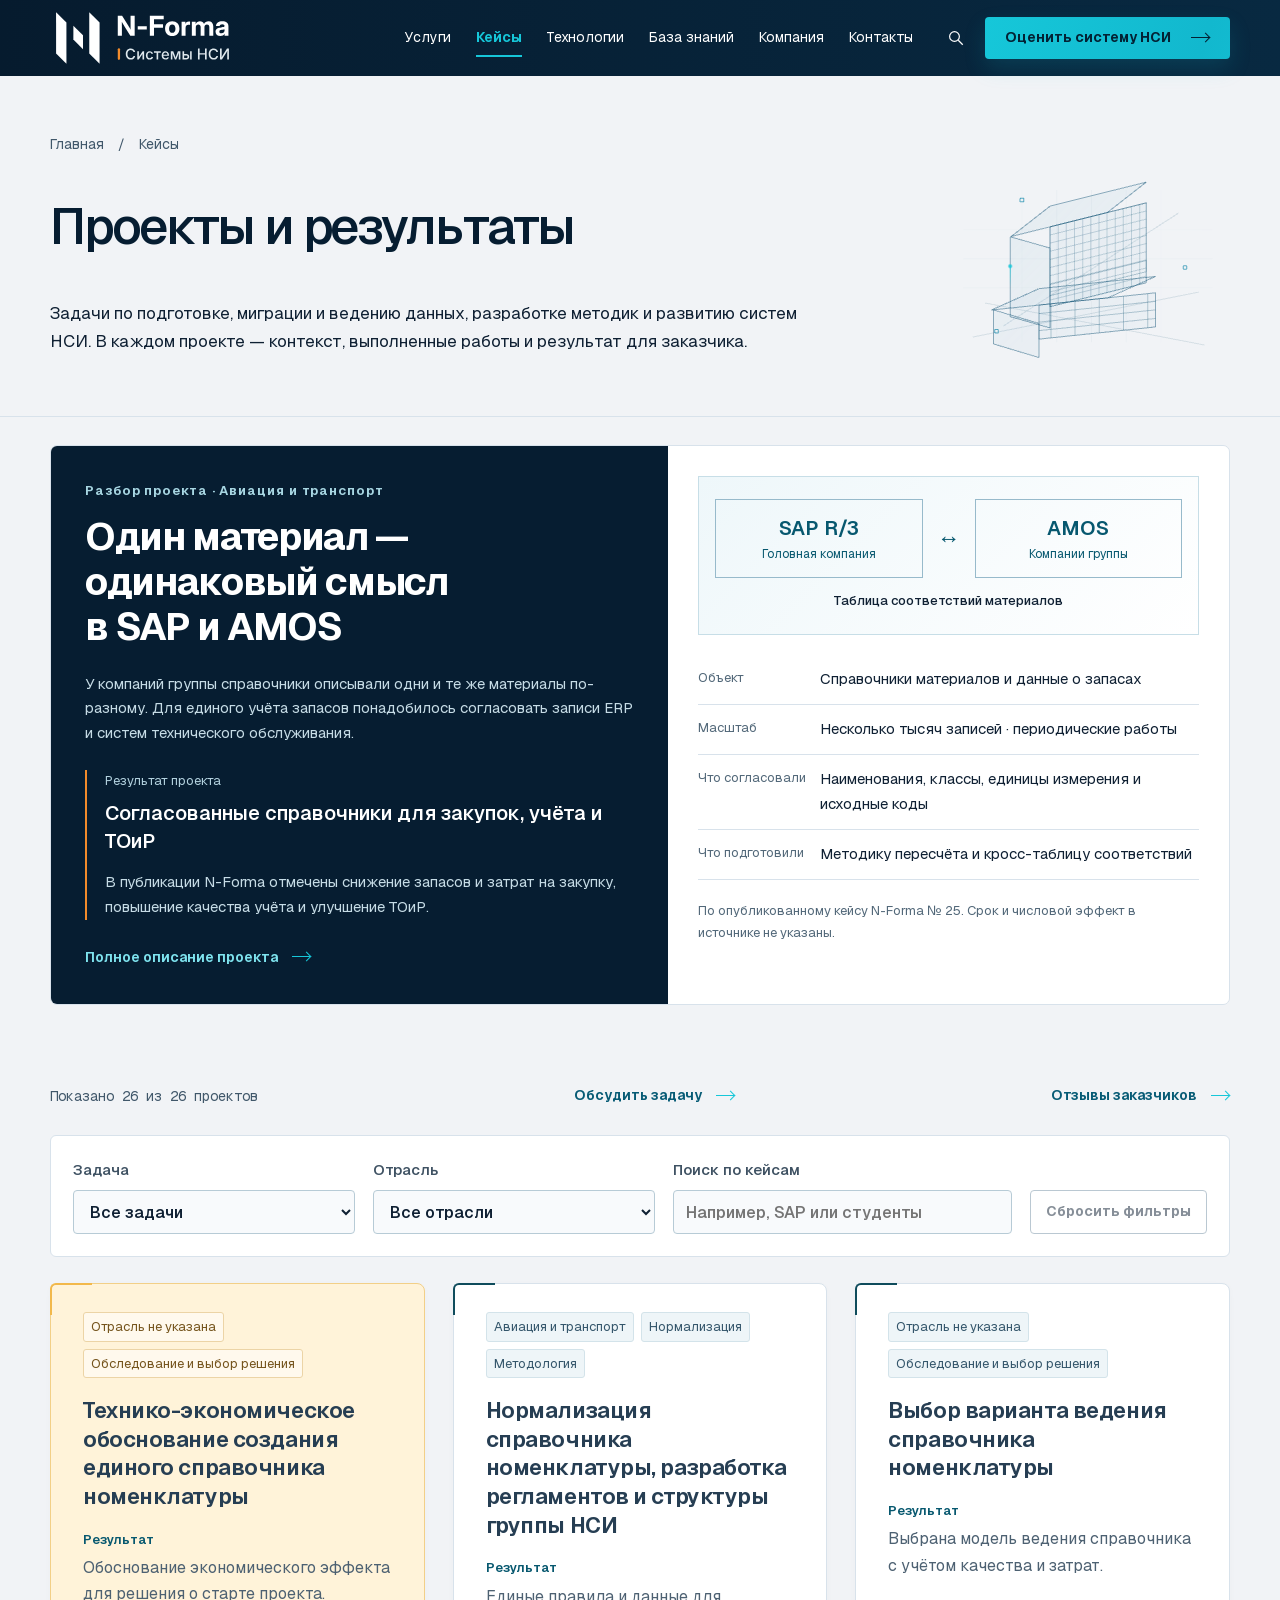
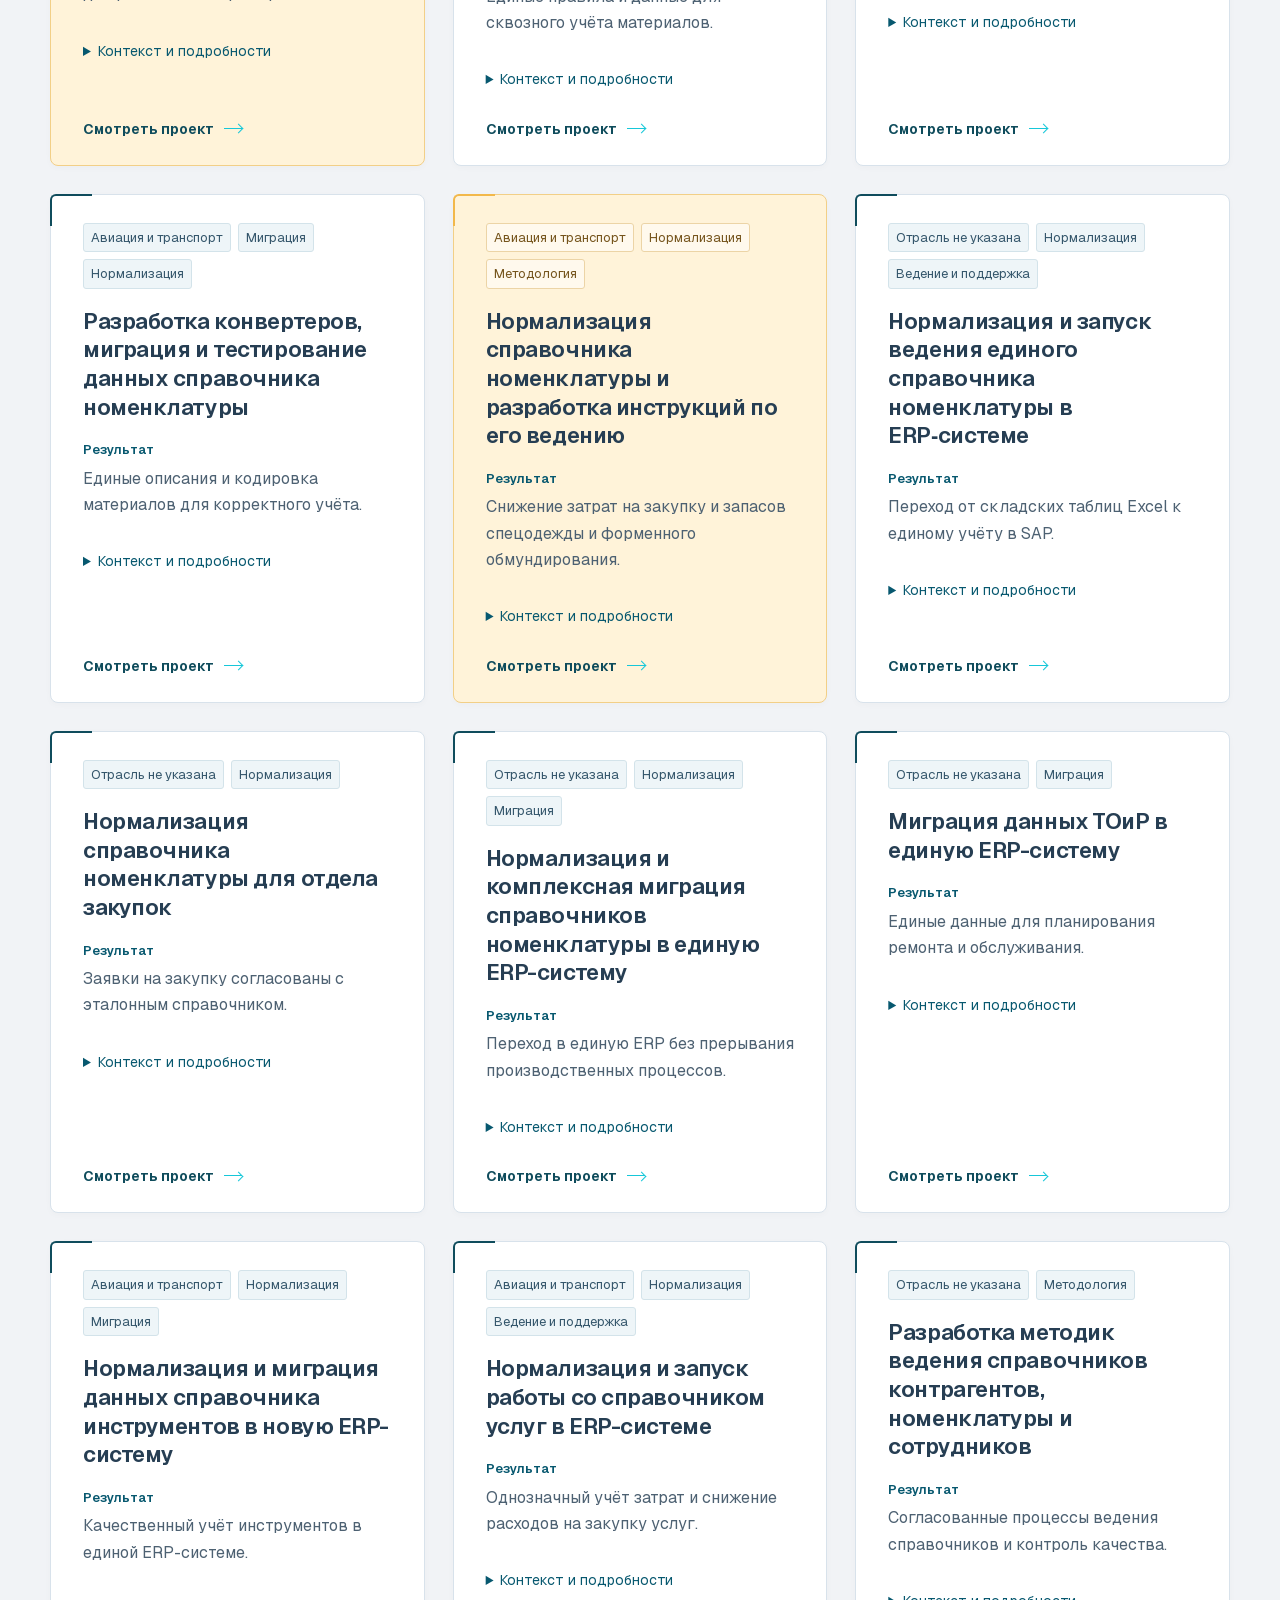
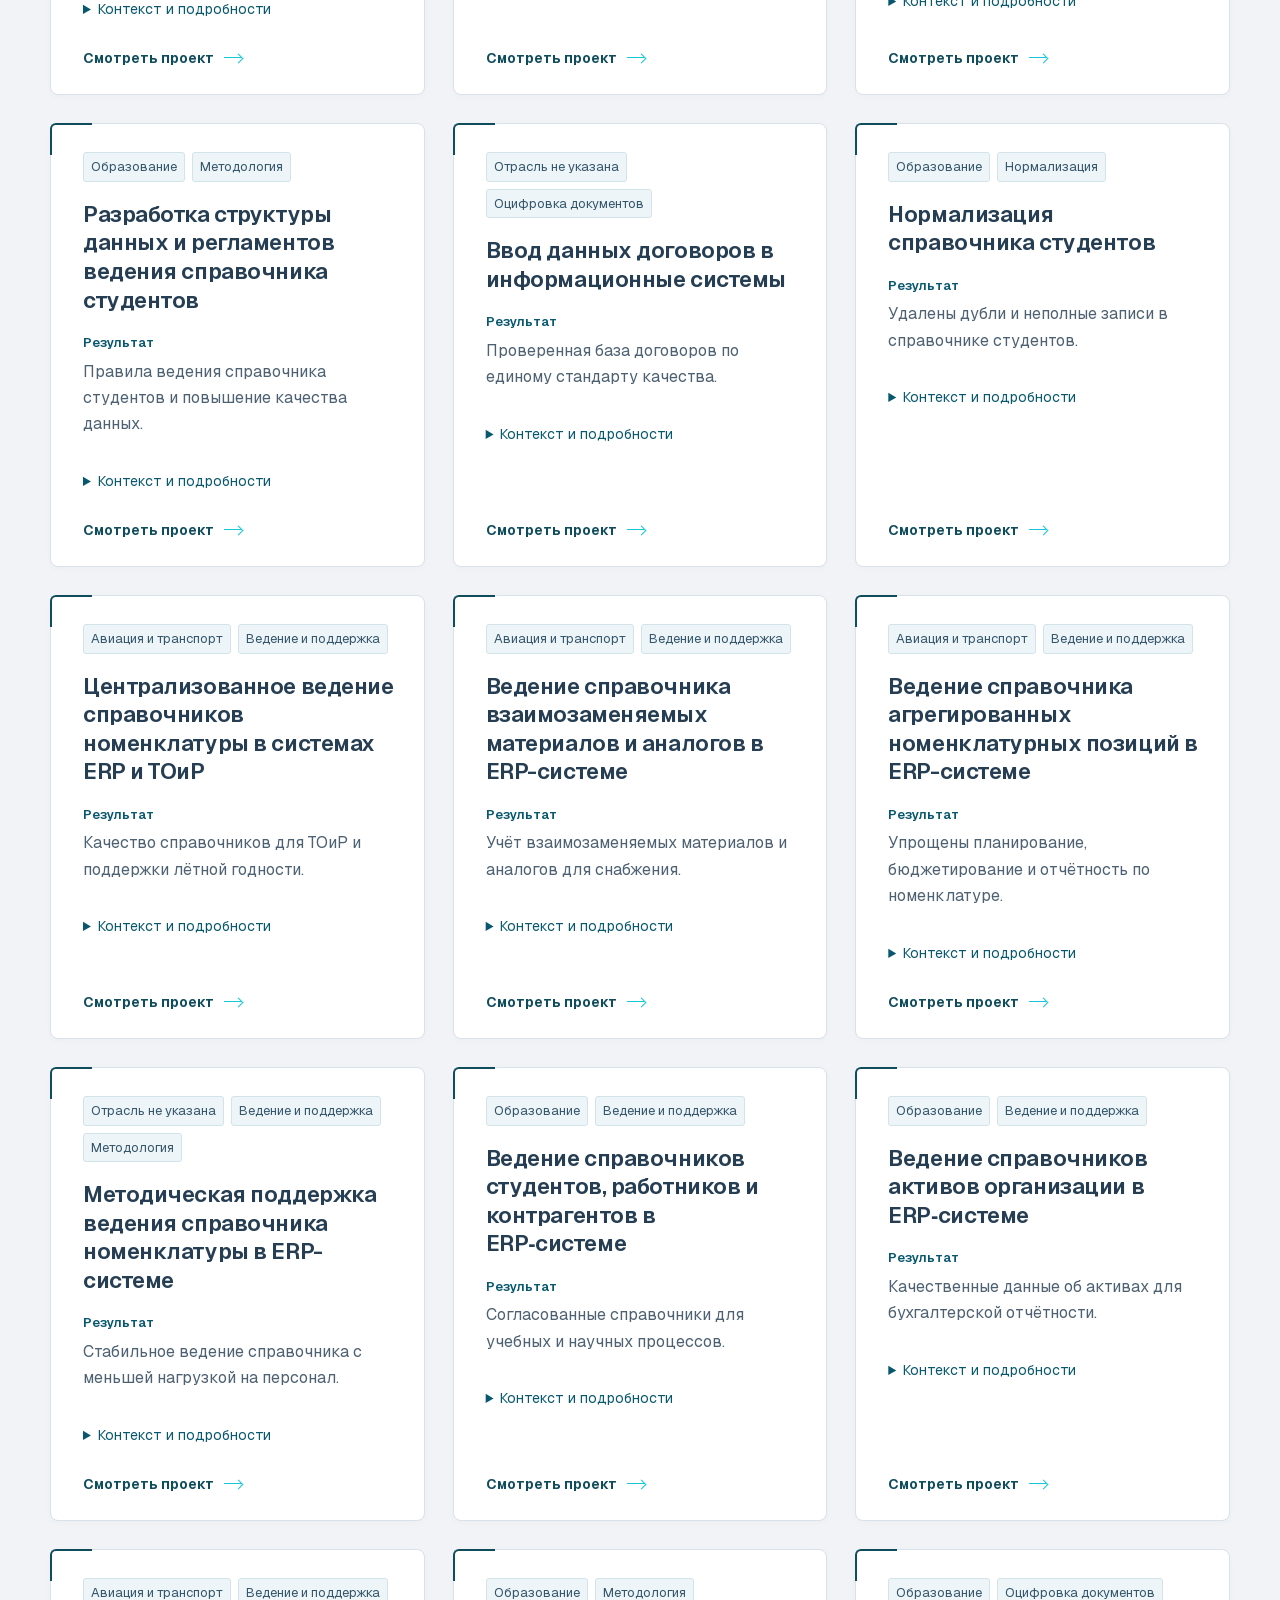
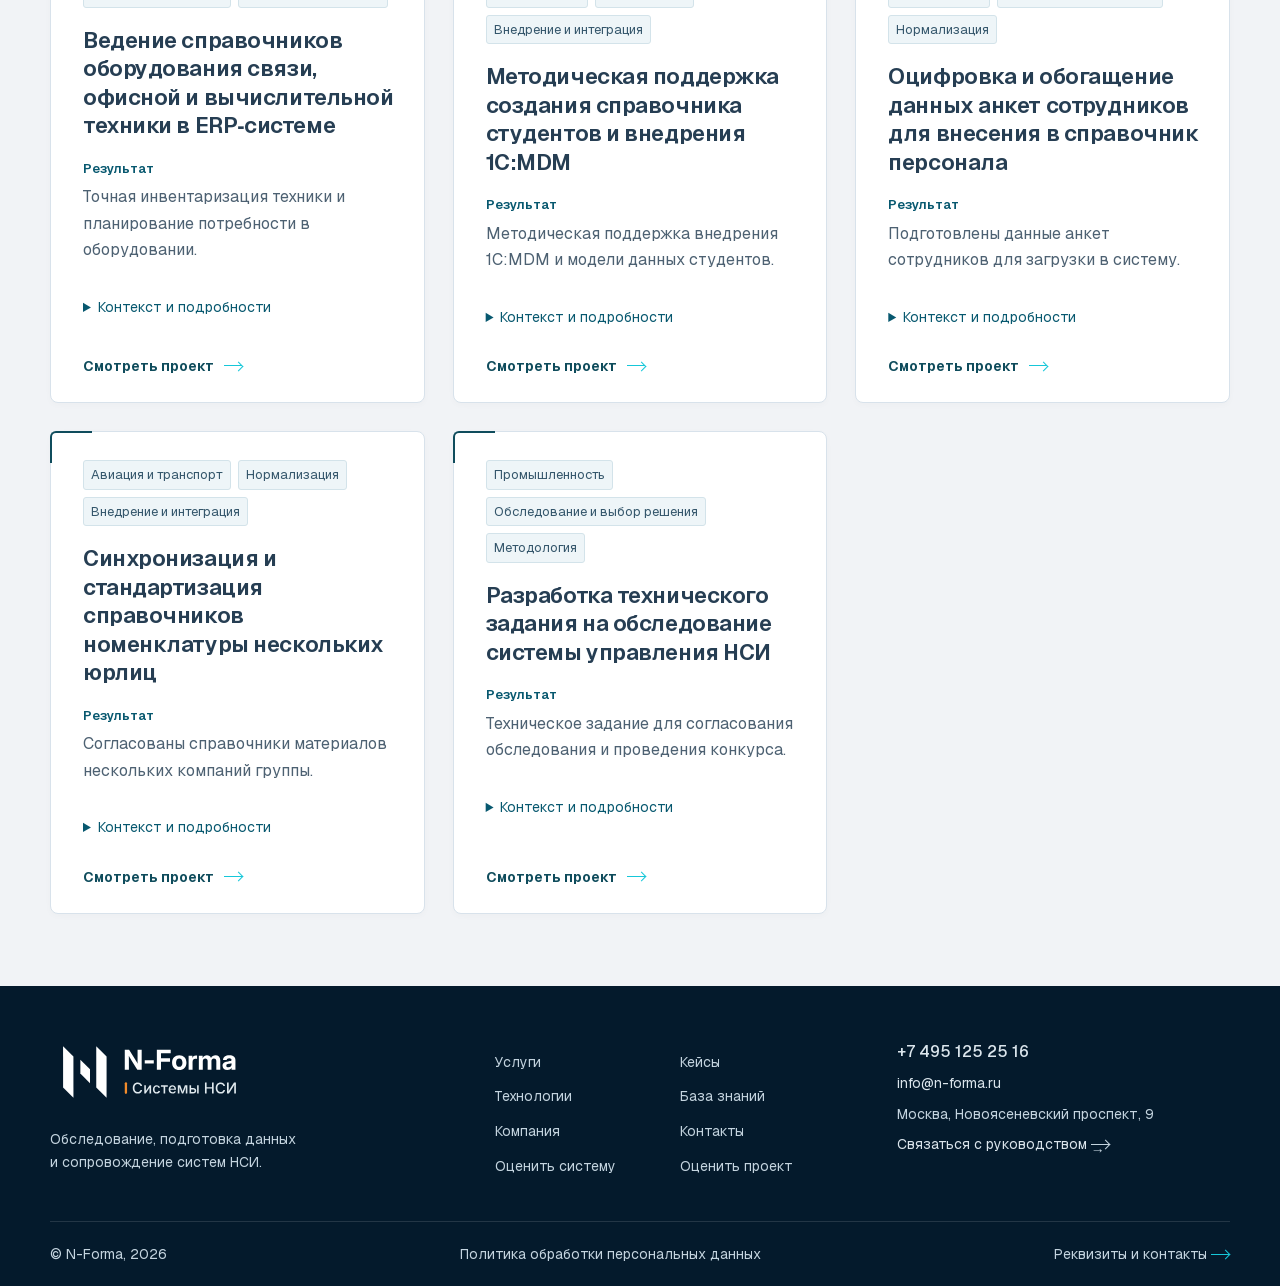
<file: cases.html>
<!doctype html>
<html lang="ru">

<head>

  <meta charset="utf-8"><meta name="viewport" content="width=device-width,initial-scale=1">

  <title>Кейсы — N-Forma</title>

  <meta name="description" content="Обследование, нормализация и сопровождение системы НСИ. Реальные проекты и понятный путь к решению вашей задачи.">

  <link rel="icon" href="assets/favicon.svg" type="image/svg+xml">

  <link rel="stylesheet" href="styles.css"><script src="data.js?v=df709feb97b0" defer></script><script src="site-interactions.js?v=df709feb97b0" defer></script><script src="main.js?v=df709feb97b0" defer></script>

<link rel="stylesheet" href="arrow-alignment.css"><link rel="stylesheet" href="navigation-state.css"><link rel="stylesheet" href="brandbook-cards.css?v=e374d108e81b"><link rel="stylesheet" href="living-blueprint.css?v=c38be927a0c7"><script src="living-blueprint.js?v=c38be927a0c7" defer></script><link rel="stylesheet" href="section-blueprints.css?v=128b414342e8"><script src="section-blueprints-data.js?v=128b414342e8" defer></script><script src="section-blueprints.js?v=128b414342e8" defer></script><link rel="stylesheet" href="site-interactions.css?v=df709feb97b0"><link rel="stylesheet" href="research-enhancements.css?v=dbfac70f9c89"><script src="research-enhancements.js?v=dbfac70f9c89" defer></script></head>

<body data-page="cases">

  <a class="skip-link" href="#main">К основному содержанию</a>

  <header class="site-header" data-header></header>

<main id="main"><section class="section-intro section-intro--diagram"><div class="container"><div class="breadcrumbs"><a href="index.html">Главная</a><span>/</span><span data-breadcrumb-title></span></div><h1 data-page-title></h1><p class="intro-lead" data-page-description></p></div></section><!-- rx:featured:start --><div class="container"><article class="rx-featured" aria-labelledby="featured-case-title"><div class="rx-feature-story"><p class="rx-kicker">Разбор проекта · Авиация и транспорт</p><h3 id="featured-case-title">Один материал —<br>одинаковый смысл<br>в SAP и AMOS</h3><p>У компаний группы справочники описывали одни и те же материалы по-разному. Для единого учёта запасов понадобилось согласовать записи ERP и систем технического обслуживания.</p><div class="rx-case-result"><span>Результат проекта</span><strong>Согласованные справочники для закупок, учёта и ТОиР</strong><p>В публикации N-Forma отмечены снижение запасов и затрат на закупку, повышение качества учёта и улучшение ТОиР.</p></div><a class="text-link" href="https://n-forma.ru/project_25">Полное описание проекта <span class="arrow" aria-hidden="true">→</span></a></div><div class="rx-case-passport"><div class="rx-case-diagram" aria-label="Согласование справочников SAP R/3 и AMOS"><span>SAP R/3<small>Головная компания</small></span><b aria-hidden="true">↔</b><span>AMOS<small>Компании группы</small></span><strong>Таблица соответствий материалов</strong></div><dl><div><dt>Объект</dt><dd>Справочники материалов и данные о запасах</dd></div><div><dt>Масштаб</dt><dd>Несколько тысяч записей · периодические работы</dd></div><div><dt>Что согласовали</dt><dd>Наименования, классы, единицы измерения и исходные коды</dd></div><div><dt>Что подготовили</dt><dd>Методику пересчёта и кросс-таблицу соответствий</dd></div></dl><p class="rx-footnote">По опубликованному кейсу N-Forma № 25. Срок и числовой эффект в источнике не указаны.</p></div></article></div><!-- rx:featured:end --><section class="overview-section"><div class="container"><div class="overview-tools"><span class="result-count" data-count></span><a class="text-link" href="contacts.html#question">Обсудить задачу <span aria-hidden="true">↗</span></a></div><div class="overview-grid" data-overview></div></div></section></main>
<footer data-footer></footer>

  <dialog class="search-dialog" aria-labelledby="search-title"><div class="dialog-heading"><h2 id="search-title">Поиск по сайту</h2><button type="button" class="icon-button" data-close-search aria-label="Закрыть поиск">×</button></div><label class="visually-hidden" for="site-search">Что вы ищете?</label><input id="site-search" type="search" placeholder="Услуга, проект, технология…" autocomplete="off"><p class="search-help">Например: обследование, миграция, студенты, Loginom.</p><div class="search-results" aria-live="polite"></div></dialog>

  <script type="application/ld+json">{"@context":"https://schema.org","@type":"Organization","name":"N-Forma","url":"https://n-forma.ru/","email":"info@n-forma.ru","telephone":"+74951252516"}</script>

</body>

</html>
</file>
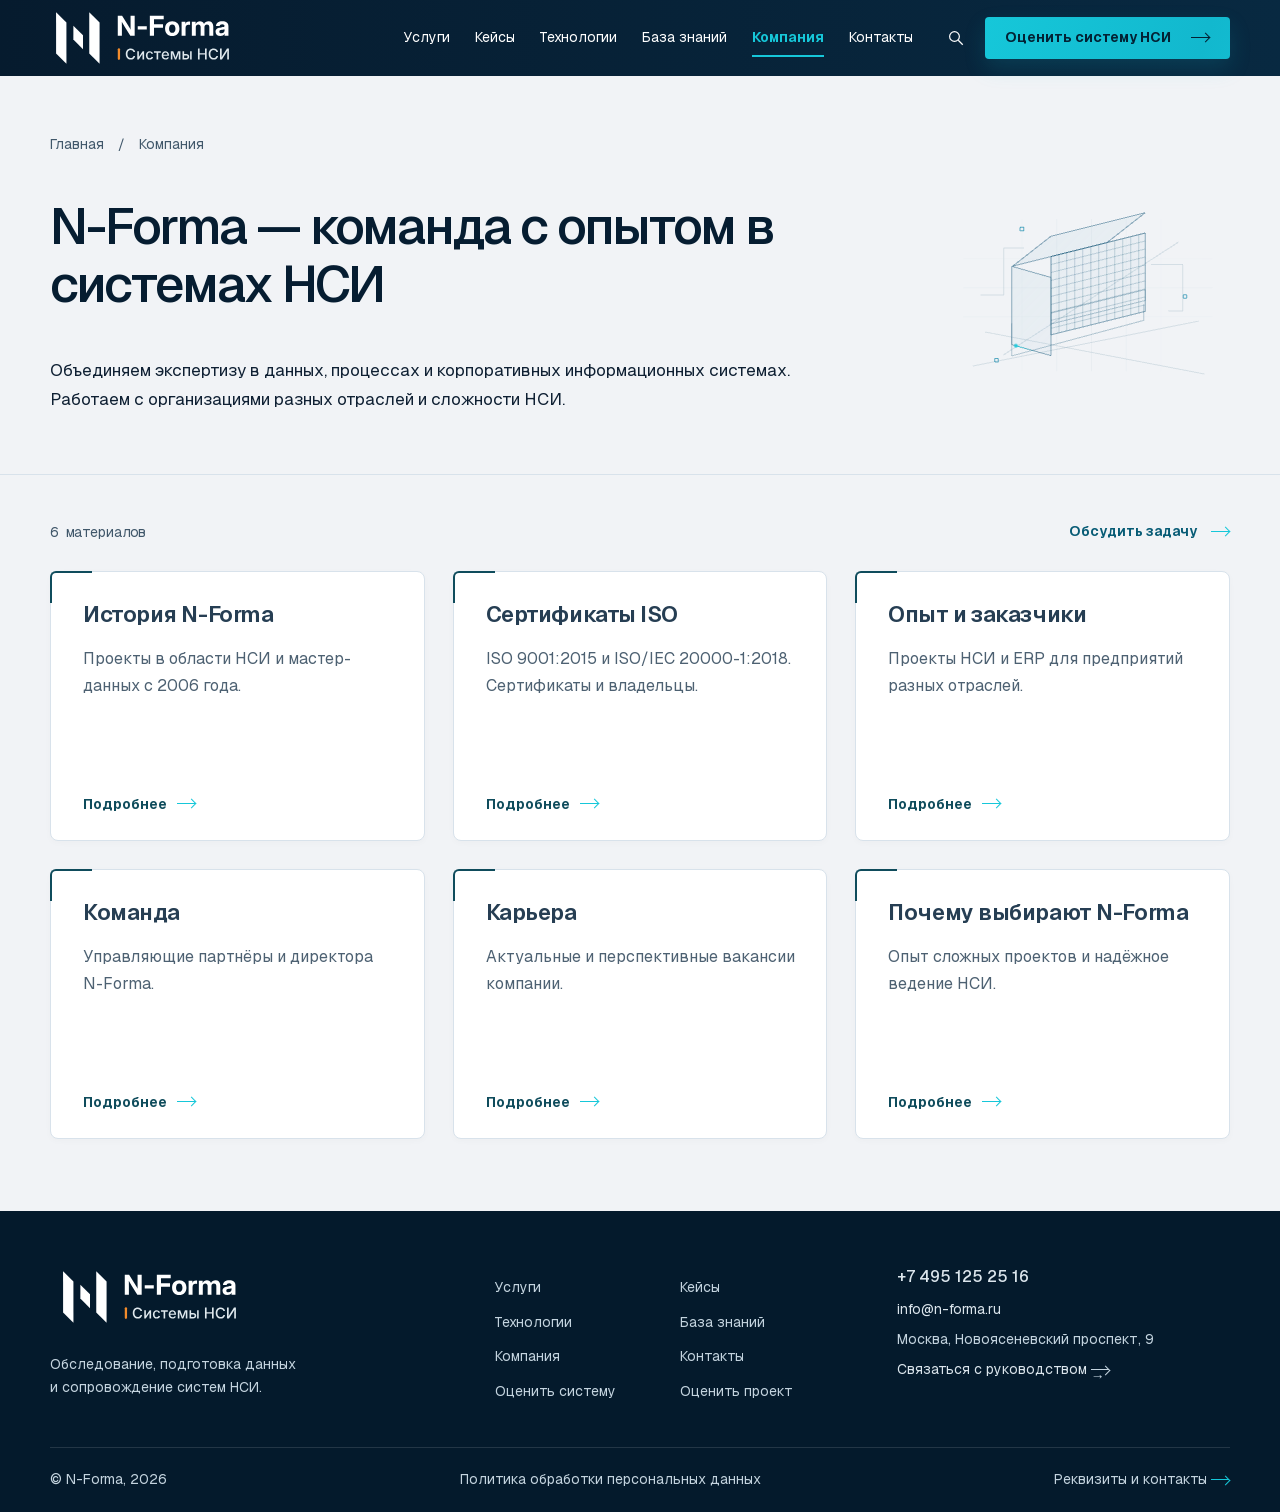
<file: company.html>
<!doctype html>
<html lang="ru">

<head>

  <meta charset="utf-8"><meta name="viewport" content="width=device-width,initial-scale=1">

  <title>Компания — N-Forma</title>

  <meta name="description" content="Обследование, нормализация и сопровождение системы НСИ. Реальные проекты и понятный путь к решению вашей задачи.">

  <link rel="icon" href="assets/favicon.svg" type="image/svg+xml">

  <link rel="stylesheet" href="styles.css"><script src="data.js?v=df709feb97b0" defer></script><script src="site-interactions.js?v=df709feb97b0" defer></script><script src="main.js?v=df709feb97b0" defer></script>

<link rel="stylesheet" href="arrow-alignment.css"><link rel="stylesheet" href="brandbook-cards.css?v=e374d108e81b"><link rel="stylesheet" href="navigation-state.css"><link rel="stylesheet" href="living-blueprint.css?v=c38be927a0c7"><script src="living-blueprint.js?v=c38be927a0c7" defer></script><link rel="stylesheet" href="section-blueprints.css?v=128b414342e8"><script src="section-blueprints-data.js?v=128b414342e8" defer></script><script src="section-blueprints.js?v=128b414342e8" defer></script><link rel="stylesheet" href="site-interactions.css?v=df709feb97b0"><link rel="stylesheet" href="research-enhancements.css?v=dbfac70f9c89"><script src="research-enhancements.js?v=dbfac70f9c89" defer></script></head>

<body data-page="company">

  <a class="skip-link" href="#main">К основному содержанию</a>

  <header class="site-header" data-header></header>

<main id="main"><section class="section-intro section-intro--diagram"><div class="container"><div class="breadcrumbs"><a href="index.html">Главная</a><span>/</span><span data-breadcrumb-title></span></div><h1 data-page-title></h1><p class="intro-lead" data-page-description></p></div></section><section class="overview-section"><div class="container"><div class="overview-tools"><span class="result-count" data-count></span><a class="text-link" href="contacts.html#question">Обсудить задачу <span aria-hidden="true">↗</span></a></div><div class="overview-grid" data-overview></div></div></section></main>
<footer data-footer></footer>

  <dialog class="search-dialog" aria-labelledby="search-title"><div class="dialog-heading"><h2 id="search-title">Поиск по сайту</h2><button type="button" class="icon-button" data-close-search aria-label="Закрыть поиск">×</button></div><label class="visually-hidden" for="site-search">Что вы ищете?</label><input id="site-search" type="search" placeholder="Услуга, проект, технология…" autocomplete="off"><p class="search-help">Например: обследование, миграция, студенты, Loginom.</p><div class="search-results" aria-live="polite"></div></dialog>

  <script type="application/ld+json">{"@context":"https://schema.org","@type":"Organization","name":"N-Forma","url":"https://n-forma.ru/","email":"info@n-forma.ru","telephone":"+74951252516"}</script>

</body>

</html>
</file>
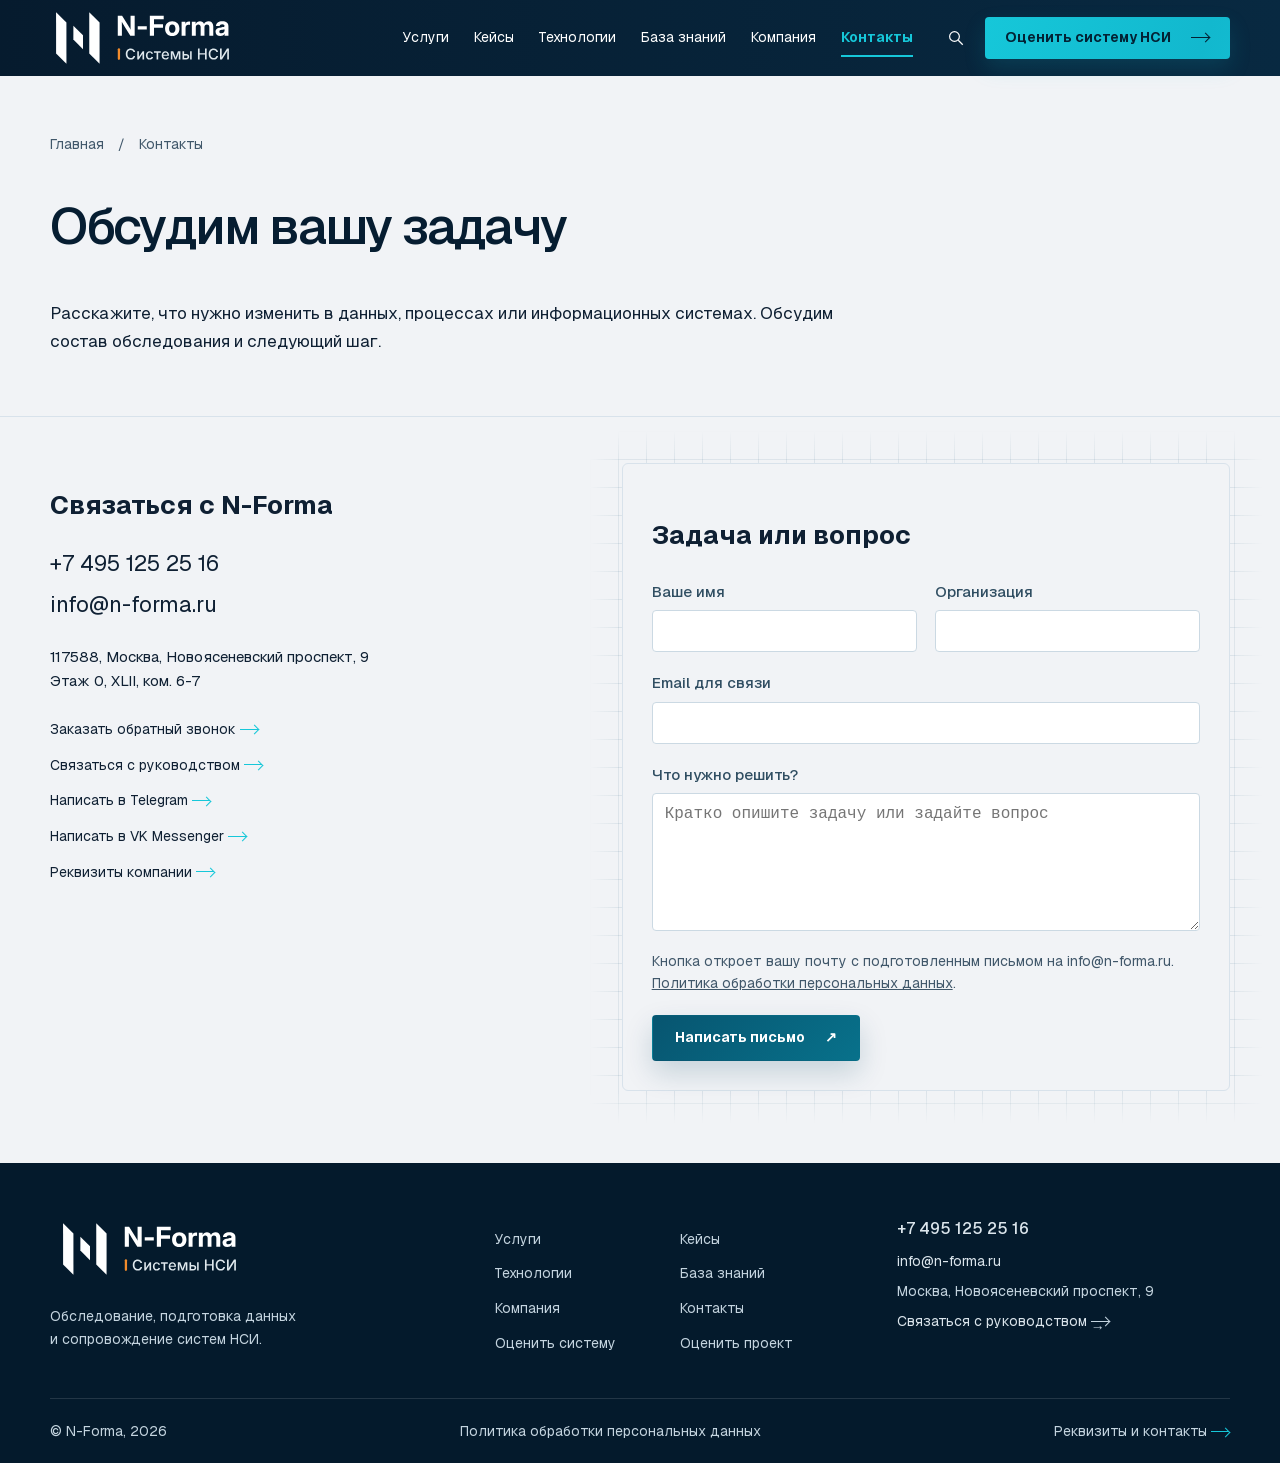
<file: contacts.html>
<!doctype html>
<html lang="ru">

<head>

  <meta charset="utf-8"><meta name="viewport" content="width=device-width,initial-scale=1">

  <title>Контакты — N-Forma</title>

  <meta name="description" content="Обследование, нормализация и сопровождение системы НСИ. Реальные проекты и понятный путь к решению вашей задачи.">

  <link rel="icon" href="assets/favicon.svg" type="image/svg+xml">

  <link rel="stylesheet" href="styles.css"><script src="data.js?v=df709feb97b0" defer></script><script src="site-interactions.js?v=df709feb97b0" defer></script><script src="main.js?v=df709feb97b0" defer></script>

<link rel="stylesheet" href="arrow-alignment.css"><link rel="stylesheet" href="navigation-state.css"><link rel="stylesheet" href="living-blueprint.css?v=c38be927a0c7"><script src="living-blueprint.js?v=c38be927a0c7" defer></script><link rel="stylesheet" href="site-interactions.css?v=df709feb97b0"><link rel="stylesheet" href="research-enhancements.css?v=dbfac70f9c89"><script src="research-enhancements.js?v=dbfac70f9c89" defer></script></head>

<body data-page="contacts">

  <a class="skip-link" href="#main">К основному содержанию</a>

  <header class="site-header" data-header></header>

<main id="main"><section class="section-intro"><div class="container"><div class="breadcrumbs"><a href="index.html">Главная</a><span>/</span><span>Контакты</span></div><h1>Обсудим вашу задачу</h1><p class="intro-lead">Расскажите, что нужно изменить в данных, процессах или информационных системах. Обсудим состав обследования и следующий шаг.</p></div></section><section class="overview-section"><div class="container contact-layout"><div class="contact-details"><h2>Связаться с N-Forma</h2><a href="tel:+74951252516">+7 495 125 25 16</a><a href="mailto:info@n-forma.ru">info@n-forma.ru</a><p>117588, Москва, Новоясеневский проспект, 9<br>Этаж 0, XLII, ком. 6-7</p><div class="contact-extra"><a href="https://n-forma.ru/contacts#call-request">Заказать обратный звонок ↗</a><a href="https://n-forma.ru/contacts#to-the-company-management">Связаться с руководством ↗</a><a href="https://t.me/savitvic">Написать в Telegram ↗</a><a href="https://vk.me/n.forma">Написать в VK Messenger ↗</a><a href="https://n-forma.ru/contacts">Реквизиты компании ↗</a></div></div><div class="contact-form-shell"><form class="contact-form" id="question" data-contact-form><h2>Задача или вопрос</h2><div class="field-row"><label>Ваше имя<input name="name" autocomplete="name" maxlength="120" required></label><label>Организация<input name="company" autocomplete="organization" maxlength="200"></label></div><label>Email для связи<input type="email" name="email" autocomplete="email" maxlength="200" required></label><label>Что нужно решить?<textarea name="task" maxlength="4000" required placeholder="Кратко опишите задачу или задайте вопрос"></textarea></label><p class="form-note">Кнопка откроет вашу почту с подготовленным письмом на info@n-forma.ru. <a href="https://n-forma.ru/privacy">Политика обработки персональных данных</a>.</p><button class="button button-primary" type="submit">Написать письмо <span aria-hidden="true">↗</span></button></form></div></div></section></main>
<footer data-footer></footer>

  <dialog class="search-dialog" aria-labelledby="search-title"><div class="dialog-heading"><h2 id="search-title">Поиск по сайту</h2><button type="button" class="icon-button" data-close-search aria-label="Закрыть поиск">×</button></div><label class="visually-hidden" for="site-search">Что вы ищете?</label><input id="site-search" type="search" placeholder="Услуга, проект, технология…" autocomplete="off"><p class="search-help">Например: обследование, миграция, студенты, Loginom.</p><div class="search-results" aria-live="polite"></div></dialog>

  <script type="application/ld+json">{"@context":"https://schema.org","@type":"Organization","name":"N-Forma","url":"https://n-forma.ru/","email":"info@n-forma.ru","telephone":"+74951252516"}</script>

</body>

</html>
</file>
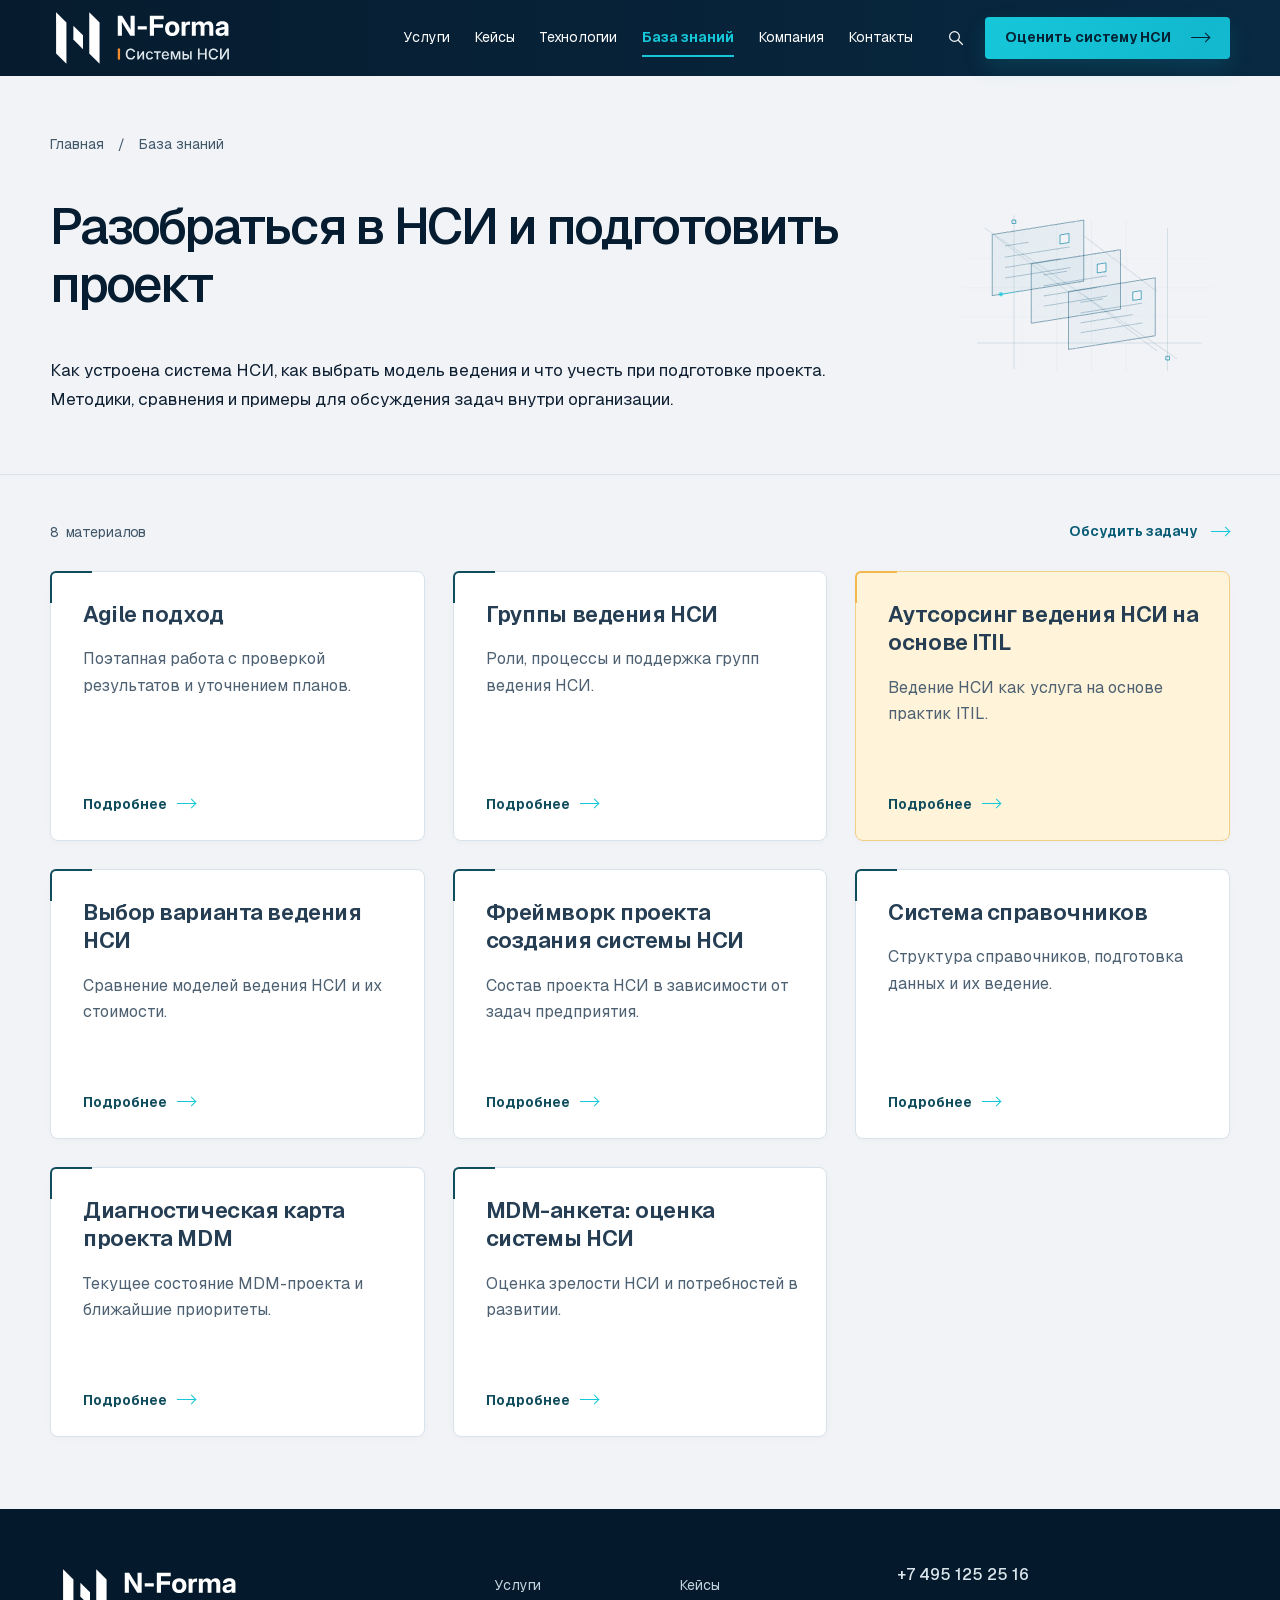
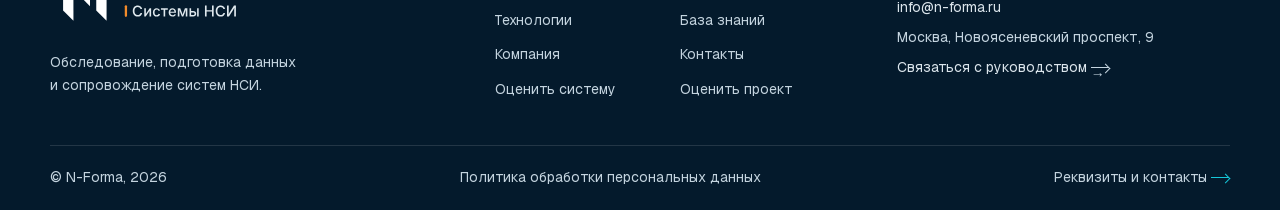
<file: knowledge.html>
<!doctype html>
<html lang="ru">

<head>

  <meta charset="utf-8"><meta name="viewport" content="width=device-width,initial-scale=1">

  <title>База знаний — N-Forma</title>

  <meta name="description" content="Обследование, нормализация и сопровождение системы НСИ. Реальные проекты и понятный путь к решению вашей задачи.">

  <link rel="icon" href="assets/favicon.svg" type="image/svg+xml">

  <link rel="stylesheet" href="styles.css"><script src="data.js?v=df709feb97b0" defer></script><script src="site-interactions.js?v=df709feb97b0" defer></script><script src="main.js?v=df709feb97b0" defer></script>

<link rel="stylesheet" href="arrow-alignment.css"><link rel="stylesheet" href="brandbook-cards.css?v=e374d108e81b"><link rel="stylesheet" href="navigation-state.css"><link rel="stylesheet" href="living-blueprint.css?v=c38be927a0c7"><script src="living-blueprint.js?v=c38be927a0c7" defer></script><link rel="stylesheet" href="section-blueprints.css?v=128b414342e8"><script src="section-blueprints-data.js?v=128b414342e8" defer></script><script src="section-blueprints.js?v=128b414342e8" defer></script><link rel="stylesheet" href="site-interactions.css?v=df709feb97b0"><link rel="stylesheet" href="research-enhancements.css?v=dbfac70f9c89"><script src="research-enhancements.js?v=dbfac70f9c89" defer></script></head>

<body data-page="knowledge">

  <a class="skip-link" href="#main">К основному содержанию</a>

  <header class="site-header" data-header></header>

<main id="main"><section class="section-intro section-intro--diagram"><div class="container"><div class="breadcrumbs"><a href="index.html">Главная</a><span>/</span><span data-breadcrumb-title></span></div><h1 data-page-title></h1><p class="intro-lead" data-page-description></p></div></section><section class="overview-section"><div class="container"><div class="overview-tools"><span class="result-count" data-count></span><a class="text-link" href="contacts.html#question">Обсудить задачу <span aria-hidden="true">↗</span></a></div><div class="overview-grid" data-overview></div></div></section></main>
<footer data-footer></footer>

  <dialog class="search-dialog" aria-labelledby="search-title"><div class="dialog-heading"><h2 id="search-title">Поиск по сайту</h2><button type="button" class="icon-button" data-close-search aria-label="Закрыть поиск">×</button></div><label class="visually-hidden" for="site-search">Что вы ищете?</label><input id="site-search" type="search" placeholder="Услуга, проект, технология…" autocomplete="off"><p class="search-help">Например: обследование, миграция, студенты, Loginom.</p><div class="search-results" aria-live="polite"></div></dialog>

  <script type="application/ld+json">{"@context":"https://schema.org","@type":"Organization","name":"N-Forma","url":"https://n-forma.ru/","email":"info@n-forma.ru","telephone":"+74951252516"}</script>

</body>

</html>
</file>
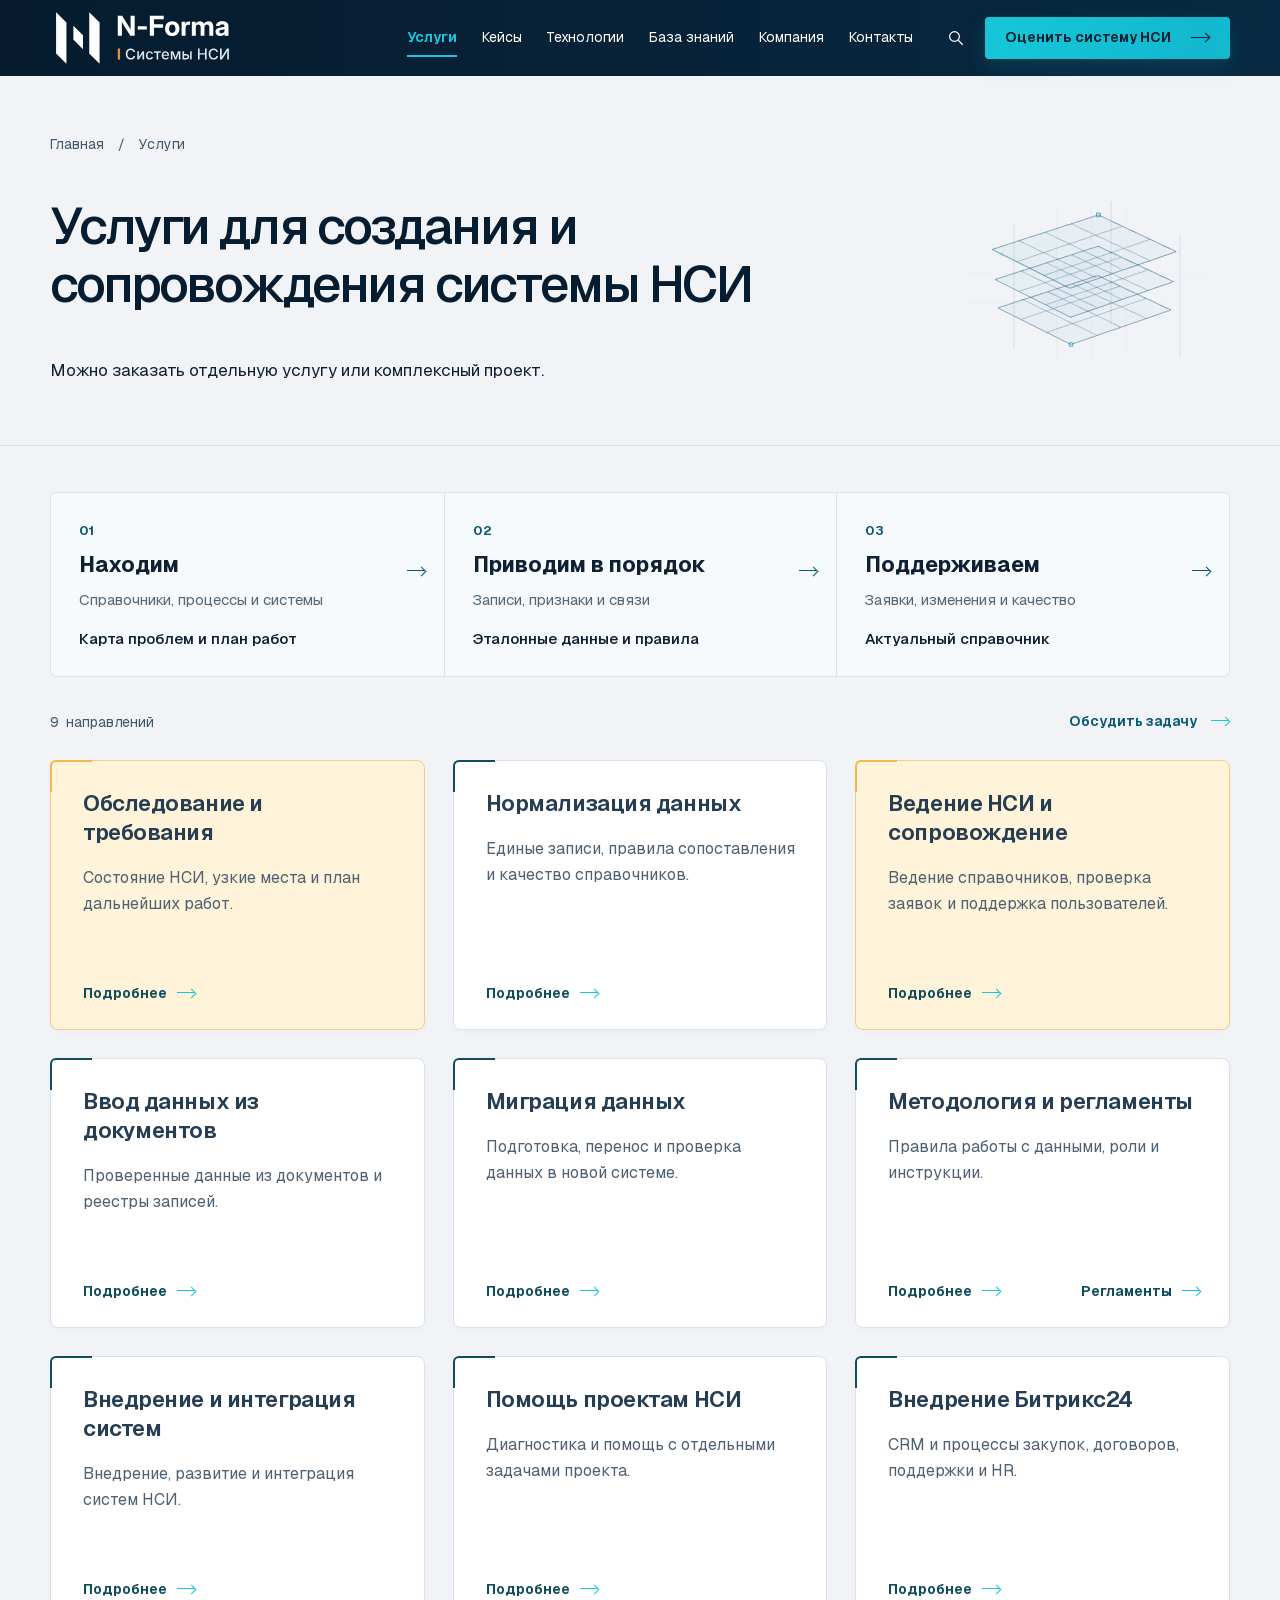
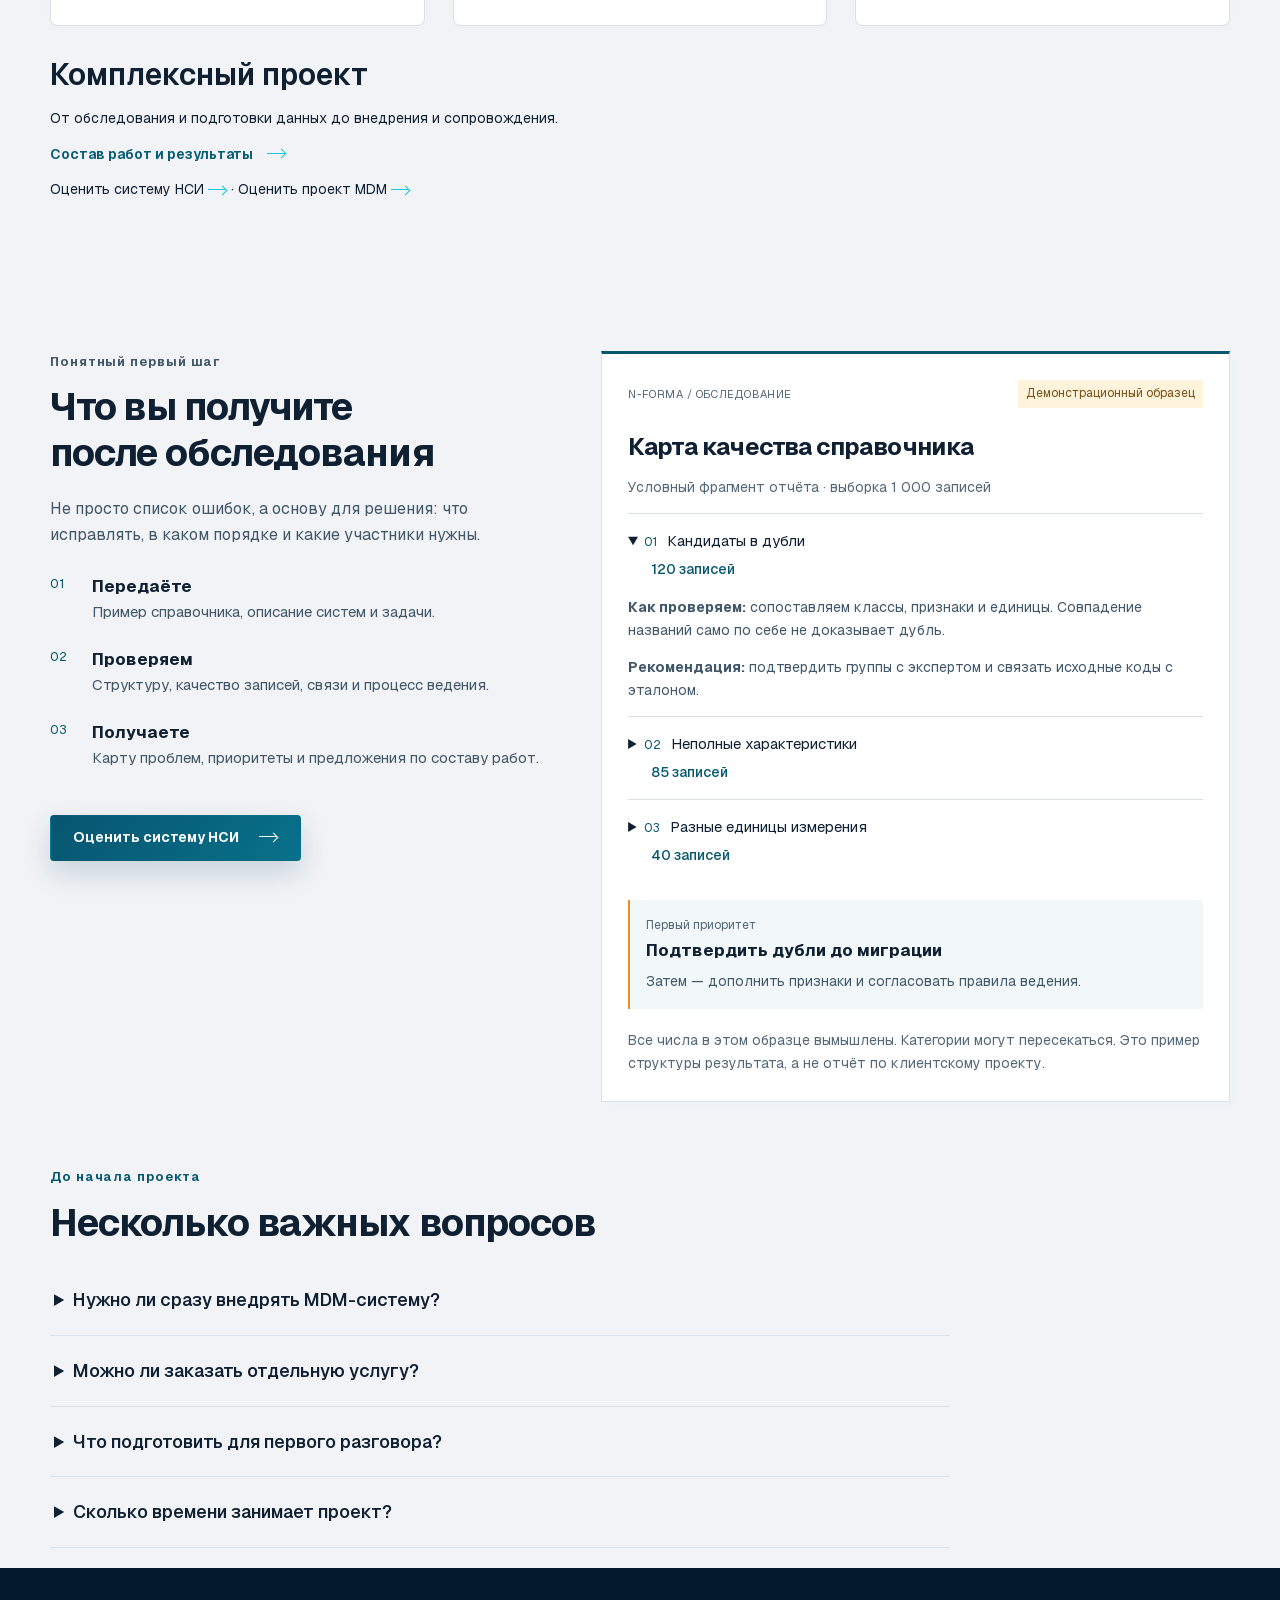
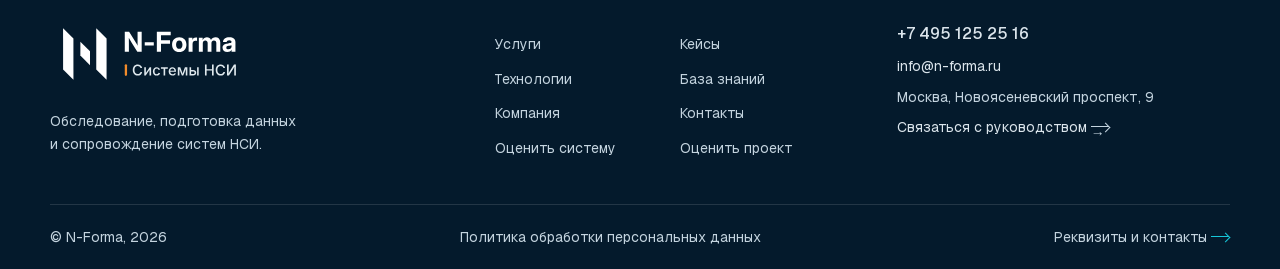
<file: services.html>
<!doctype html>
<html lang="ru">

<head>

  <meta charset="utf-8"><meta name="viewport" content="width=device-width,initial-scale=1">

  <title>Услуги — N-Forma</title>

  <meta name="description" content="Обследование, нормализация и сопровождение системы НСИ. Реальные проекты и понятный путь к решению вашей задачи.">

  <link rel="icon" href="assets/favicon.svg" type="image/svg+xml">

  <link rel="stylesheet" href="styles.css"><script src="data.js?v=df709feb97b0" defer></script><script src="site-interactions.js?v=df709feb97b0" defer></script><script src="main.js?v=df709feb97b0" defer></script>

<link rel="stylesheet" href="arrow-alignment.css"><link rel="stylesheet" href="brandbook-cards.css?v=e374d108e81b"><link rel="stylesheet" href="navigation-state.css"><link rel="stylesheet" href="living-blueprint.css?v=c38be927a0c7"><script src="living-blueprint.js?v=c38be927a0c7" defer></script><link rel="stylesheet" href="section-blueprints.css?v=128b414342e8"><script src="section-blueprints-data.js?v=128b414342e8" defer></script><script src="section-blueprints.js?v=128b414342e8" defer></script><link rel="stylesheet" href="site-interactions.css?v=df709feb97b0"><link rel="stylesheet" href="research-enhancements.css?v=dbfac70f9c89"><script src="research-enhancements.js?v=dbfac70f9c89" defer></script></head>

<body data-page="services">

  <a class="skip-link" href="#main">К основному содержанию</a>

  <header class="site-header" data-header></header>

<main id="main"><section class="section-intro section-intro--diagram"><div class="container"><div class="breadcrumbs"><a href="index.html">Главная</a><span>/</span><span data-breadcrumb-title></span></div><h1 data-page-title></h1><p class="intro-lead" data-page-description></p></div></section><section class="overview-section"><div class="container"><!-- rx:lifecycle:start --><div class="rx-lifecycle" aria-label="Жизненный цикл НСИ"><a href="https://n-forma.ru/inspection"><span class="rx-kicker">01</span><h3>Находим</h3><p>Справочники, процессы и системы</p><strong>Карта проблем и план работ</strong><span class="arrow" aria-hidden="true">→</span></a><a href="https://n-forma.ru/normalization"><span class="rx-kicker">02</span><h3>Приводим в порядок</h3><p>Записи, признаки и связи</p><strong>Эталонные данные и правила</strong><span class="arrow" aria-hidden="true">→</span></a><a href="https://n-forma.ru/outsourcing-outstaffing"><span class="rx-kicker">03</span><h3>Поддерживаем</h3><p>Заявки, изменения и качество</p><strong>Актуальный справочник</strong><span class="arrow" aria-hidden="true">→</span></a></div><!-- rx:lifecycle:end --><div class="overview-tools"><span class="result-count" data-count></span><a class="text-link" href="contacts.html#question">Обсудить задачу <span aria-hidden="true">↗</span></a></div><div class="overview-grid" data-overview></div></div></section><!-- rx:audit:start --><div class="container"><section class="rx-audit" id="audit-example" aria-labelledby="audit-title"><div class="rx-audit-intro"><p class="rx-kicker">Понятный первый шаг</p><h2 id="audit-title">Что вы получите<br>после обследования</h2><p>Не просто список ошибок, а основу для решения: что исправлять, в каком порядке и какие участники нужны.</p><ol><li><strong>Передаёте</strong>Пример справочника, описание систем и задачи.</li><li><strong>Проверяем</strong>Структуру, качество записей, связи и процесс ведения.</li><li><strong>Получаете</strong>Карту проблем, приоритеты и предложения по составу работ.</li></ol><a class="button button-primary" href="https://n-forma.ru/mdm-form">Оценить систему НСИ <span class="arrow" aria-hidden="true">→</span></a></div><div class="rx-audit-sheet"><div class="rx-sheet-head"><span>N-FORMA / ОБСЛЕДОВАНИЕ</span><span class="rx-sample-label">Демонстрационный образец</span></div><h3>Карта качества справочника</h3><p>Условный фрагмент отчёта · выборка 1 000 записей</p><div class="rx-audit-findings"><details open><summary><span>01</span> Кандидаты в дубли <b>120 записей</b></summary><p><strong>Как проверяем:</strong> сопоставляем классы, признаки и единицы. Совпадение названий само по себе не доказывает дубль.</p><p><strong>Рекомендация:</strong> подтвердить группы с экспертом и связать исходные коды с эталоном.</p></details><details><summary><span>02</span> Неполные характеристики <b>85 записей</b></summary><p><strong>Как проверяем:</strong> сравниваем заполненность с обязательными признаками класса.</p><p><strong>Рекомендация:</strong> дополнить данные из технической документации и задать проверки при вводе.</p></details><details><summary><span>03</span> Разные единицы измерения <b>40 записей</b></summary><p><strong>Как проверяем:</strong> ищем разные обозначения и проверяем коэффициенты пересчёта.</p><p><strong>Рекомендация:</strong> согласовать базовую единицу, пересчитать остатки и проверить загрузку.</p></details></div><div class="rx-audit-priority"><span>Первый приоритет</span><strong>Подтвердить дубли до миграции</strong><p>Затем — дополнить признаки и согласовать правила ведения.</p></div><p class="rx-footnote">Все числа в этом образце вымышлены. Категории могут пересекаться. Это пример структуры результата, а не отчёт по клиентскому проекту.</p></div></section><section class="rx-faq" aria-labelledby="rx-faq-title"><p class="rx-kicker">До начала проекта</p><h2 id="rx-faq-title">Несколько важных вопросов</h2><details><summary>Нужно ли сразу внедрять MDM-систему?</summary><p>Не обязательно. Начать можно с обследования, нормализации одного справочника или настройки правил ведения. Потребность в платформе определяют задачи, масштаб и текущие системы.</p></details><details><summary>Можно ли заказать отдельную услугу?</summary><p>Да. Обследование, нормализация, миграция, методология и сопровождение могут быть самостоятельными работами. Состав и границы результата фиксируются в договоре.</p></details><details><summary>Что подготовить для первого разговора?</summary><p>Опишите задачу, используемые системы и проблемный справочник. Для первичного обсуждения достаточно обезличенного примера; состав и способ передачи рабочих данных согласуем отдельно.</p></details><details><summary>Сколько времени занимает проект?</summary><p>Срок зависит от объёма и качества данных, числа систем и правил согласования. После обследования можно определить этапы, необходимые ресурсы и реалистичный график.</p></details></section></div><!-- rx:audit:end --></main>
<footer data-footer></footer>

  <dialog class="search-dialog" aria-labelledby="search-title"><div class="dialog-heading"><h2 id="search-title">Поиск по сайту</h2><button type="button" class="icon-button" data-close-search aria-label="Закрыть поиск">×</button></div><label class="visually-hidden" for="site-search">Что вы ищете?</label><input id="site-search" type="search" placeholder="Услуга, проект, технология…" autocomplete="off"><p class="search-help">Например: обследование, миграция, студенты, Loginom.</p><div class="search-results" aria-live="polite"></div></dialog>

  <script type="application/ld+json">{"@context":"https://schema.org","@type":"Organization","name":"N-Forma","url":"https://n-forma.ru/","email":"info@n-forma.ru","telephone":"+74951252516"}</script>

</body>

</html>
</file>
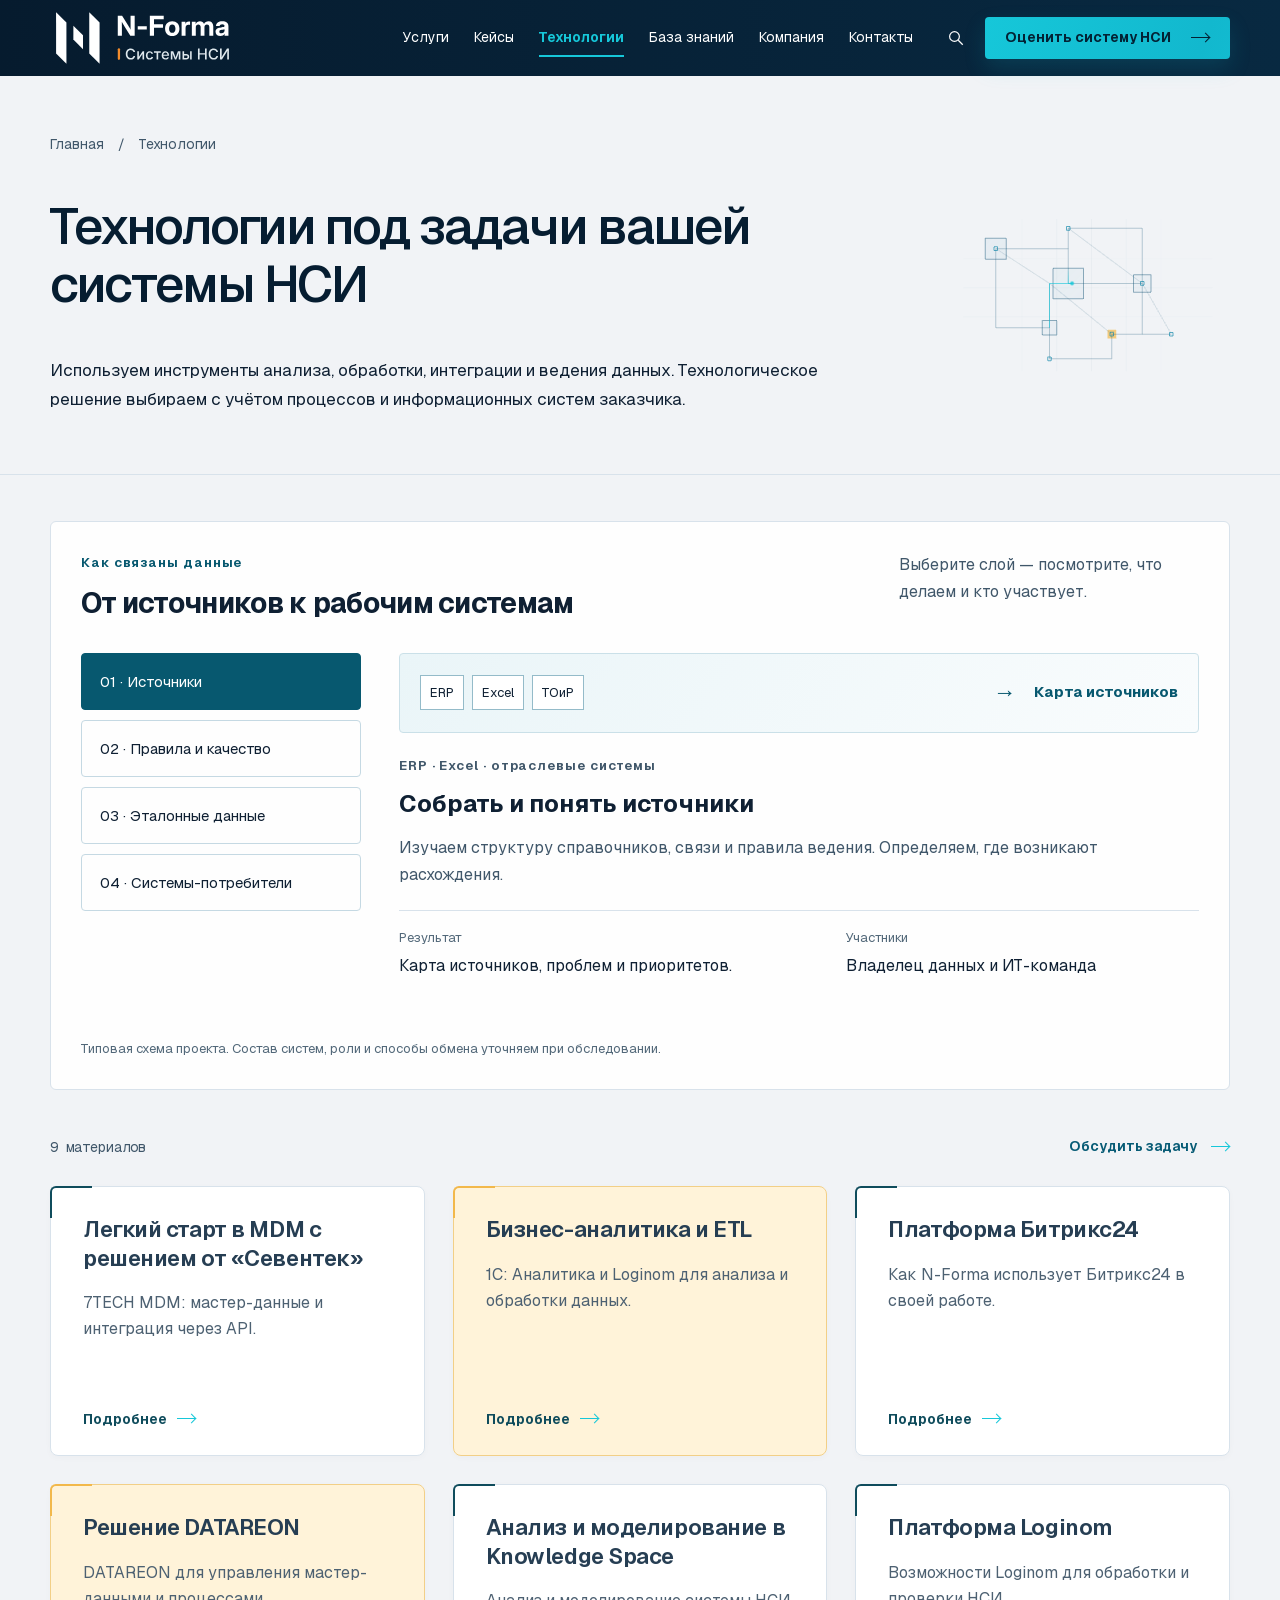
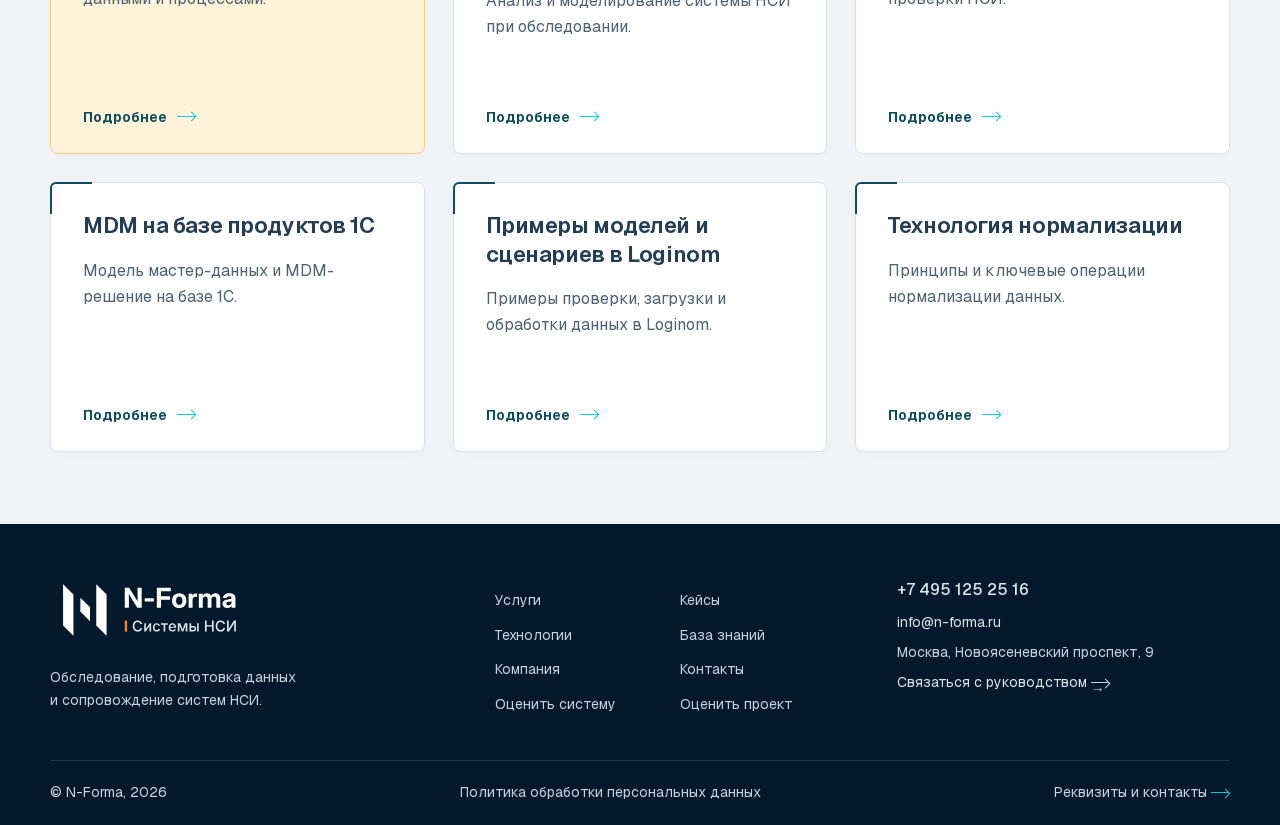
<file: technologies.html>
<!doctype html>
<html lang="ru">

<head>

  <meta charset="utf-8"><meta name="viewport" content="width=device-width,initial-scale=1">

  <title>Технологии — N-Forma</title>

  <meta name="description" content="Обследование, нормализация и сопровождение системы НСИ. Реальные проекты и понятный путь к решению вашей задачи.">

  <link rel="icon" href="assets/favicon.svg" type="image/svg+xml">

  <link rel="stylesheet" href="styles.css"><script src="data.js?v=df709feb97b0" defer></script><script src="site-interactions.js?v=df709feb97b0" defer></script><script src="main.js?v=df709feb97b0" defer></script>

<link rel="stylesheet" href="arrow-alignment.css"><link rel="stylesheet" href="brandbook-cards.css?v=e374d108e81b"><link rel="stylesheet" href="navigation-state.css"><link rel="stylesheet" href="living-blueprint.css?v=c38be927a0c7"><script src="living-blueprint.js?v=c38be927a0c7" defer></script><link rel="stylesheet" href="section-blueprints.css?v=128b414342e8"><script src="section-blueprints-data.js?v=128b414342e8" defer></script><script src="section-blueprints.js?v=128b414342e8" defer></script><link rel="stylesheet" href="site-interactions.css?v=df709feb97b0"><link rel="stylesheet" href="research-enhancements.css?v=dbfac70f9c89"><script src="research-enhancements.js?v=dbfac70f9c89" defer></script></head>

<body data-page="technologies">

  <a class="skip-link" href="#main">К основному содержанию</a>

  <header class="site-header" data-header></header>

<main id="main"><section class="section-intro section-intro--diagram"><div class="container"><div class="breadcrumbs"><a href="index.html">Главная</a><span>/</span><span data-breadcrumb-title></span></div><h1 data-page-title></h1><p class="intro-lead" data-page-description></p></div></section><!-- rx:architecture:start --><div class="container"><div class="rx-architecture" data-rx-tabs><div class="rx-architecture-head"><div><p class="rx-kicker">Как связаны данные</p><h3>От источников к рабочим системам</h3></div><p>Выберите слой — посмотрите, что делаем и кто участвует.</p></div><div class="rx-architecture-layout"><div class="rx-tabs" role="tablist" aria-label="Слои архитектуры"><button type="button" role="tab" id="architecture-tab-0" aria-controls="architecture-panel-0" aria-selected="true" tabindex="0">01 · Источники</button><button type="button" role="tab" id="architecture-tab-1" aria-controls="architecture-panel-1" aria-selected="false" tabindex="-1">02 · Правила и качество</button><button type="button" role="tab" id="architecture-tab-2" aria-controls="architecture-panel-2" aria-selected="false" tabindex="-1">03 · Эталонные данные</button><button type="button" role="tab" id="architecture-tab-3" aria-controls="architecture-panel-3" aria-selected="false" tabindex="-1">04 · Системы-потребители</button></div><div class="rx-architecture-content"><div role="tabpanel" id="architecture-panel-0" aria-labelledby="architecture-tab-0" tabindex="0" ><div class="rx-flow" aria-hidden="true"><div><span>ERP</span><span>Excel</span><span>ТОиР</span></div><i>→</i><strong>Карта источников</strong></div><p class="rx-kicker">ERP · Excel · отраслевые системы</p><h4>Собрать и понять источники</h4><p>Изучаем структуру справочников, связи и правила ведения. Определяем, где возникают расхождения.</p><dl class="rx-layer-facts"><div><dt>Результат</dt><dd>Карта источников, проблем и приоритетов.</dd></div><div><dt>Участники</dt><dd>Владелец данных и ИТ-команда</dd></div></dl></div><div role="tabpanel" id="architecture-panel-1" aria-labelledby="architecture-tab-1" tabindex="0" hidden><div class="rx-flow" aria-hidden="true"><div><span>Класс</span><span>Признаки</span><span>Проверка</span></div><i>→</i><strong>Согласованные правила</strong></div><p class="rx-kicker">Классы · признаки · единицы</p><h4>Проверить и согласовать правила</h4><p>Разбираем записи на характеристики, ищем кандидатов в дубли, согласуем спорные совпадения с экспертами.</p><dl class="rx-layer-facts"><div><dt>Результат</dt><dd>Правила качества и проверенные соответствия записей.</dd></div><div><dt>Участники</dt><dd>Эксперт НСИ и профильный специалист</dd></div></dl></div><div role="tabpanel" id="architecture-panel-2" aria-labelledby="architecture-tab-2" tabindex="0" hidden><div class="rx-flow" aria-hidden="true"><div><span>Код 001</span><span>Код 014</span><span>Код 082</span></div><i>→</i><strong>Эталонная запись</strong></div><p class="rx-kicker">Единая запись · связи с кодами</p><h4>Собрать эталонные данные</h4><p>Формируем единое описание и сохраняем связи с исходными кодами. Настраиваем порядок создания и изменения записей.</p><dl class="rx-layer-facts"><div><dt>Результат</dt><dd>Эталонный справочник и таблица соответствий.</dd></div><div><dt>Участники</dt><dd>Владелец справочника</dd></div></dl></div><div role="tabpanel" id="architecture-panel-3" aria-labelledby="architecture-tab-3" tabindex="0" hidden><div class="rx-flow" aria-hidden="true"><div><span>ERP</span><span>ТОиР</span><span>Отчётность</span></div><i>→</i><strong>Контроль обмена</strong></div><p class="rx-kicker">ERP · ТОиР · аналитика</p><h4>Передать в рабочие системы</h4><p>Готовим форматы обмена и загрузки, проверяем полноту и согласованность данных в системах-потребителях.</p><dl class="rx-layer-facts"><div><dt>Результат</dt><dd>Согласованные данные для операций и отчётности.</dd></div><div><dt>Участники</dt><dd>ИТ-команда и владельцы процессов</dd></div></dl></div></div></div><p class="rx-footnote">Типовая схема проекта. Состав систем, роли и способы обмена уточняем при обследовании.</p></div></div><!-- rx:architecture:end --><section class="overview-section"><div class="container"><div class="overview-tools"><span class="result-count" data-count></span><a class="text-link" href="contacts.html#question">Обсудить задачу <span aria-hidden="true">↗</span></a></div><div class="overview-grid" data-overview></div></div></section></main>
<footer data-footer></footer>

  <dialog class="search-dialog" aria-labelledby="search-title"><div class="dialog-heading"><h2 id="search-title">Поиск по сайту</h2><button type="button" class="icon-button" data-close-search aria-label="Закрыть поиск">×</button></div><label class="visually-hidden" for="site-search">Что вы ищете?</label><input id="site-search" type="search" placeholder="Услуга, проект, технология…" autocomplete="off"><p class="search-help">Например: обследование, миграция, студенты, Loginom.</p><div class="search-results" aria-live="polite"></div></dialog>

  <script type="application/ld+json">{"@context":"https://schema.org","@type":"Organization","name":"N-Forma","url":"https://n-forma.ru/","email":"info@n-forma.ru","telephone":"+74951252516"}</script>

</body>

</html>
</file>
<file: styles.css>
@font-face{font-family:Geist;src:url('assets/fonts/sans-cyr.woff2') format('woff2');font-weight:100 900;font-display:swap;unicode-range:U+0301,U+0400-045F,U+0490-0491,U+04B0-04B1,U+2116}
@font-face{font-family:Geist;src:url('assets/fonts/sans-latin.woff2') format('woff2');font-weight:100 900;font-display:swap;unicode-range:U+0000-00FF,U+2000-206F,U+20AC,U+2122,U+2191,U+2193,U+2212,U+2215}
@font-face{font-family:'Geist Mono';src:url('assets/fonts/mono-cyr.woff2') format('woff2');font-weight:100 900;font-display:swap;unicode-range:U+0301,U+0400-045F,U+2116}
@font-face{font-family:'Geist Mono';src:url('assets/fonts/mono-latin.woff2') format('woff2');font-weight:100 900;font-display:swap;unicode-range:U+0000-00FF,U+2000-206F,U+2122,U+2191,U+2193,U+2212,U+2215}


:root {
  --ink: #0f2033;
  --navy: #061d31;
  --navy-2: #0e3656;
  --teal: #07586f;
  --cyan: #16c7d9;
  --cyan-soft: #dff8fb;
  --orange: #f28b2b;
  --cloud: #f1f3f6;
  --line: #d8e2eb;
  --steel: #647386;
  --white: #ffffff;
}

* { box-sizing: border-box; }
html { scroll-behavior: smooth; }
body {
  margin: 0;
  background: var(--cloud);
  color: var(--ink);
  font-family: var(--font-geist-sans), Inter, Arial, sans-serif;
  -webkit-font-smoothing: antialiased;
}
a { color: inherit; text-decoration: none; }
button { font: inherit; }
.container { width: min(1180px, calc(100% - 48px)); margin: 0 auto; }

.site-header {
  position: fixed;
  z-index: 50;
  inset: 0 0 auto;
  height: 76px;
  color: var(--white);
  background: linear-gradient(90deg, #061b2e 0%, #082941 100%);
  transition: box-shadow .25s ease, height .25s ease;
}
.site-header.is-scrolled { height: 68px; box-shadow: 0 12px 36px rgba(4, 26, 43, .18); }
.nav-wrap { height: 100%; display: flex; align-items: center; gap: 28px; }
.brand { display: inline-flex; align-items: center; min-width: 199px; flex: 0 0 auto; }
.brand-logo { display: block; width: 199px; height: 64px; }
.main-nav { margin-left: auto; display: flex; align-items: center; gap: 25px; font-size: 12px; }
.main-nav a { position: relative; opacity: .82; transition: opacity .2s ease; }
.main-nav a::after { content: ""; position: absolute; left: 0; right: 100%; bottom: -8px; height: 1px; background: var(--cyan); transition: right .2s ease; }
.main-nav a:hover, .main-nav a:focus-visible { opacity: 1; }
.main-nav a:hover::after, .main-nav a:focus-visible::after { right: 0; }
.header-cta { flex: 0 0 auto; }

.button { min-height: 46px; display: inline-flex; align-items: center; justify-content: center; gap: 20px; padding: 0 22px; border: 1px solid transparent; border-radius: 4px; font-size: 12px; font-weight: 650; transition: transform .2s ease, box-shadow .2s ease, background .2s ease; }
.button:hover { transform: translateY(-2px); }
.button-cyan { min-height: 42px; padding: 0 19px; background: var(--cyan); color: #032234; box-shadow: 0 9px 22px rgba(18, 185, 210, .15); }
.button-primary { background: linear-gradient(135deg, #075570, #087f98); color: #fff; box-shadow: 0 12px 28px rgba(6, 67, 92, .18); }
.button-secondary { border-color: #7893a6; background: rgba(255,255,255,.72); color: var(--ink); }
.arrow { font-size: 19px; font-weight: 400; line-height: 1; color: var(--cyan); transition: transform .2s ease; }
a:hover .arrow { transform: translateX(4px); }
.button-primary .arrow, .button-cyan .arrow { color: currentColor; }

.menu-toggle { display: none; width: 42px; height: 42px; margin-left: auto; border: 1px solid rgba(255,255,255,.25); border-radius: 4px; background: transparent; align-items: center; justify-content: center; flex-direction: column; gap: 5px; }
.menu-toggle span { width: 18px; height: 1px; background: #fff; transition: transform .2s ease, opacity .2s ease; }
.menu-toggle.is-open span:nth-child(1) { transform: translateY(6px) rotate(45deg); }
.menu-toggle.is-open span:nth-child(2) { opacity: 0; }
.menu-toggle.is-open span:nth-child(3) { transform: translateY(-6px) rotate(-45deg); }

.hero { position: relative; min-height: 638px; padding-top: 76px; overflow: hidden; background: radial-gradient(circle at 70% 40%, #fff 0, rgba(255,255,255,.88) 22%, transparent 55%), linear-gradient(118deg, #fff 0%, #f7fafc 55%, #eaf3f8 100%); }
.hero::after { content: ""; position: absolute; left: 0; right: 0; bottom: 0; height: 1px; background: var(--line); }
.hero-grid { position: absolute; inset: 76px 0 0 48%; opacity: .42; background-image: linear-gradient(rgba(17,75,95,.11) 1px, transparent 1px), linear-gradient(90deg, rgba(17,75,95,.11) 1px, transparent 1px); background-size: 72px 72px; mask-image: linear-gradient(to right, transparent, #000 25%, #000 80%, transparent); }
.hero-layout { min-height: 562px; display: grid; grid-template-columns: 1.02fr .98fr; align-items: center; position: relative; z-index: 1; }
.hero-copy { padding: 54px 0 50px; }
.eyebrow { margin: 0 0 18px; display: flex; align-items: center; gap: 12px; color: #517083; font-family: var(--font-geist-mono), monospace; font-size: 10px; font-weight: 600; letter-spacing: .16em; text-transform: uppercase; }
.eyebrow span { display: block; width: 2px; height: 23px; background: var(--orange); }
.hero h1 { margin: 0; max-width: 650px; font-size: clamp(48px, 5vw, 72px); line-height: .99; letter-spacing: -.055em; font-weight: 630; }
.hero h1 em { color: var(--teal); font-style: normal; }
.hero-lead { max-width: 530px; margin: 27px 0 0; color: #3f5263; font-size: 17px; line-height: 1.65; }
.hero-actions { display: flex; gap: 14px; margin-top: 32px; }

.blueprint { position: relative; height: 470px; transform: perspective(900px) rotateX(1deg); }
.blueprint-label { position: absolute; top: 40px; right: 4px; color: #6b8da0; font-family: var(--font-geist-mono), monospace; font-size: 9px; letter-spacing: .14em; }
.building { position: absolute; border: 1px solid rgba(8, 76, 111, .55); background-color: rgba(190, 218, 232, .18); box-shadow: inset 0 0 30px rgba(10,83,118,.04); background-image: linear-gradient(rgba(8,76,111,.22) 1px, transparent 1px), linear-gradient(90deg, rgba(8,76,111,.22) 1px, transparent 1px); background-size: 22px 22px; }
.building i { position: absolute; inset: 0; border: inherit; transform-origin: bottom left; }
.building.back { width: 270px; height: 230px; right: 78px; top: 92px; transform: skewY(-14deg); }
.building.back i:nth-child(1) { transform: translateX(-112px) skewY(28deg); width: 112px; background-color: rgba(8,61,91,.05); }
.building.back i:nth-child(2) { transform: translateY(-58px) skewX(-62deg); height: 58px; background-color: rgba(255,255,255,.2); }
.building.back i:nth-child(3) { inset: auto 0 18px; height: 34px; background: rgba(5,48,76,.12); }
.building.front { width: 340px; height: 102px; right: 22px; top: 310px; transform: skewY(-6deg); background-size: 34px 24px; }
.building.front i:nth-child(1) { transform: translateX(-135px) skewY(22deg); width: 135px; background-color: rgba(8,61,91,.07); }
.building.front i:nth-child(2) { transform: translateY(-48px) skewX(-71deg); height: 48px; }
.building.front i:nth-child(3) { inset: 14px auto 0 21%; width: 1px; border: 0; background: rgba(8,76,111,.45); }
.building.front i:nth-child(4) { inset: 14px 17% 0 auto; width: 1px; border: 0; background: rgba(8,76,111,.45); }
.axis { position: absolute; height: 1px; background: rgba(8,76,111,.3); transform-origin: left; }
.axis-a { width: 620px; left: -60px; bottom: 66px; transform: rotate(-7deg); }
.axis-b { width: 540px; left: -20px; bottom: 44px; transform: rotate(10deg); }
.axis-c { width: 520px; left: 10px; bottom: 104px; transform: rotate(-28deg); }
.node { position: absolute; width: 4px; height: 4px; border: 1px solid #1689ab; background: #fff; }
.node-a { top: 62px; left: 35%; }.node-b { top: 154px; right: 2%; }.node-c { bottom: 37px; left: 12%; }

.trust-strip { background: rgba(255,255,255,.9); border-bottom: 1px solid var(--line); }
.trust-grid { min-height: 126px; display: grid; grid-template-columns: 1fr 1fr 1fr 1.35fr; align-items: stretch; }
.metric { position: relative; display: grid; grid-template-columns: 42px auto; grid-template-rows: auto auto; align-content: center; column-gap: 13px; padding: 20px 28px; border-right: 1px solid var(--line); }
.metric:first-child { padding-left: 0; }
.metric:last-child { border-right: 0; }
.metric-icon { grid-row: 1 / 3; align-self: center; color: #0b5270; font-size: 28px; font-weight: 300; }
.metric strong { font-size: 29px; line-height: 1.05; letter-spacing: -.04em; }
.metric p { margin: 7px 0 0; color: #556578; font-size: 11px; line-height: 1.45; }
.metric-wide strong { font-size: 20px; }

.section { padding: 88px 0 96px; }
.services-section { position: relative; overflow: hidden; background: linear-gradient(180deg, #f6f9fb, #fff); }
.services-section > .container { position: relative; z-index: 1; }
.layer-stack { position: absolute; z-index: 0; top: 74px; right: -50px; width: 320px; height: 250px; opacity: .28; pointer-events: none; transform: rotate(-5deg); }
.layer-stack span { position: absolute; right: 0; width: 245px; height: 118px; border: 1px solid rgba(15,92,126,.26); background-image: linear-gradient(rgba(20,111,147,.14) 1px, transparent 1px), linear-gradient(90deg, rgba(20,111,147,.14) 1px, transparent 1px); background-size: 28px 28px; transform: skewY(-18deg); }
.layer-stack span:nth-child(1) { top: 0; right: 42px; }
.layer-stack span:nth-child(2) { top: 49px; right: 18px; background-color: rgba(22,199,217,.045); }
.layer-stack span:nth-child(3) { top: 98px; right: -6px; background-color: rgba(14,54,86,.045); }
.layer-stack i { position: absolute; top: 22px; right: 92px; width: 7px; height: 7px; border: 1px solid #f28b2b; background: #fff; box-shadow: 70px 58px 0 -1px #fff, 70px 58px 0 0 #1689ab, 144px 118px 0 -1px #fff, 144px 118px 0 0 #1689ab; }
.section-heading { margin-bottom: 38px; display: flex; align-items: end; justify-content: space-between; gap: 30px; }
.section-heading h2 { margin: 0; font-size: clamp(34px, 4vw, 50px); line-height: 1.08; letter-spacing: -.045em; font-weight: 610; }
.text-link { display: inline-flex; align-items: center; gap: 14px; color: #075b75; font-size: 12px; font-weight: 620; }
.services-grid { display: grid; grid-template-columns: repeat(5, 1fr); gap: 13px; }
.service-card { min-height: 314px; display: flex; flex-direction: column; padding: 24px 22px 21px; border: 1px solid #dce5ec; border-radius: 6px; background: rgba(255,255,255,.92); box-shadow: 0 12px 32px rgba(21, 58, 82, .045); transition: transform .25s ease, border-color .25s ease, box-shadow .25s ease; }
.service-card:hover { transform: translateY(-7px); border-color: #99cad6; box-shadow: 0 20px 42px rgba(13, 67, 91, .1); }
.service-top { display: flex; align-items: start; justify-content: space-between; }
.service-icon { color: #0d6680; font-size: 31px; line-height: 1; }
.service-no { color: #8da0ae; font-family: var(--font-geist-mono), monospace; font-size: 10px; }
.service-card h3 { margin: 28px 0 13px; font-size: 17px; line-height: 1.3; letter-spacing: -.02em; }
.service-card p { margin: 0; color: #5c6a79; font-size: 12px; line-height: 1.58; }
.card-link { margin-top: auto; display: flex; align-items: center; justify-content: space-between; color: #0a6982; font-size: 11px; font-weight: 650; }
.cases-section { background: #fff; }
.cases-heading { align-items: center; }
.filters { display: flex; gap: 5px; padding: 4px; border-radius: 6px; background: #eef3f6; }
.filter { min-height: 34px; padding: 0 16px; border: 0; border-radius: 4px; color: #536476; background: transparent; font-size: 10px; cursor: pointer; transition: color .2s ease, background .2s ease; }
.filter:hover { color: var(--ink); }
.filter.is-active { color: #fff; background: var(--navy); }
.cases-grid { display: grid; grid-template-columns: repeat(4, 1fr); gap: 14px; }
.case-card { min-height: 430px; display: flex; flex-direction: column; overflow: hidden; border: 1px solid var(--line); border-radius: 7px; background: #fff; box-shadow: 0 13px 32px rgba(17, 55, 79, .05); }
.case-visual { position: relative; height: 174px; overflow: hidden; background: linear-gradient(155deg, #041a2e, #06314e); }
.case-visual::after { content: ""; position: absolute; inset: 0; background: linear-gradient(120deg, transparent, rgba(18,185,210,.09)); }
.case-grid-lines { position: absolute; inset: 0; opacity: .22; background-image: linear-gradient(rgba(58,193,220,.32) 1px, transparent 1px), linear-gradient(90deg, rgba(58,193,220,.32) 1px, transparent 1px); background-size: 22px 22px; }
.case-visual i { position: absolute; z-index: 1; bottom: 18px; width: 52px; border: 1px solid rgba(96,214,232,.52); background: rgba(18,105,139,.12); box-shadow: inset 0 0 18px rgba(18,185,210,.08); }
.case-visual i:nth-of-type(1) { left: 18px; height: 65px; }
.case-visual i:nth-of-type(2) { left: 72px; height: 91px; }
.case-visual i:nth-of-type(3) { left: 126px; height: 54px; }
.case-visual i:nth-of-type(4) { left: 181px; height: 108px; width: 72px; }
.case-visual.campus i { transform: skewY(-12deg); }
.case-visual.transport i { width: 1px; border-width: 0 0 0 1px; transform: rotate(18deg); transform-origin: bottom; }
.case-visual.transport i:nth-of-type(1) { left: 35px; height: 112px; }
.case-visual.transport i:nth-of-type(2) { left: 92px; height: 82px; }
.case-visual.transport i:nth-of-type(3) { left: 150px; height: 125px; }
.case-visual.transport i:nth-of-type(4) { left: 215px; height: 70px; }
.case-visual.digital i { border-radius: 2px; transform: translateY(8px) rotate(45deg); }
.case-visual b { position: absolute; z-index: 2; top: 13px; left: 14px; color: rgba(154,225,237,.7); font-family: var(--font-geist-mono), monospace; font-size: 7px; font-weight: 400; letter-spacing: .12em; }
.case-copy { flex: 1; display: flex; flex-direction: column; padding: 22px 20px 20px; }
.case-tag { color: #07849d; font-family: var(--font-geist-mono), monospace; font-size: 8px; font-weight: 650; letter-spacing: .08em; text-transform: uppercase; }
.case-copy h3 { margin: 13px 0 10px; font-size: 16px; line-height: 1.32; letter-spacing: -.02em; }
.case-copy p { margin: 0; color: #5c6a79; font-size: 11px; line-height: 1.55; }
.case-copy .card-link { margin-top: auto; }
.case-note { margin: 18px 0 0; color: #7b8a98; font-size: 10px; }

.process-section { color: #fff; background: linear-gradient(110deg, #061d31, #082b45); }
.process-heading { align-items: end; }
.process-heading h2 { color: #fff; }
.process-heading > p { max-width: 430px; margin: 0; color: #aebdca; font-size: 13px; line-height: 1.6; }
.eyebrow-light { color: #91aebe; }
.steps-grid { display: grid; grid-template-columns: repeat(5, 1fr); border-top: 1px solid rgba(255,255,255,.15); }
.step { position: relative; min-height: 245px; padding: 28px 25px 0 0; }
.step:not(:last-child)::after {
  content: "";
  position: absolute;
  top: 42px;
  right: calc(50% - 41px);
  width: 24px;
  height: 8px;
  background: var(--cyan);
  clip-path: polygon(0 44%, 72% 44%, 72% 0, 100% 50%, 72% 100%, 72% 56%, 0 56%);
  transform: translateY(-50%);
}
.step-head { display: flex; align-items: center; gap: 12px; color: #fff; font-family: var(--font-geist-mono), monospace; font-size: 17px; }
.step-head i { width: 28px; height: 28px; border: 1px solid rgba(75,189,211,.7); border-radius: 50%; }
.step h3 { margin: 43px 0 11px; font-size: 15px; }
.step p { margin: 0; max-width: 180px; color: #9eafbc; font-size: 11px; line-height: 1.58; }

.partners-section { position: relative; overflow: hidden; background: #f4f8fa; }
.partners-section > .container { position: relative; z-index: 1; }
.network-field { position: absolute; z-index: 0; top: 28px; right: 2%; width: 430px; height: 315px; opacity: .24; pointer-events: none; background-image: linear-gradient(rgba(10,91,120,.12) 1px, transparent 1px), linear-gradient(90deg, rgba(10,91,120,.12) 1px, transparent 1px); background-size: 46px 46px; mask-image: radial-gradient(circle at center, #000 16%, transparent 74%); }
.network-field span { position: absolute; width: 7px; height: 7px; border: 1px solid #0a7898; background: #f4f8fa; }
.network-field span:nth-child(1) { left: 13%; top: 24%; }
.network-field span:nth-child(2) { left: 31%; top: 15%; }
.network-field span:nth-child(3) { left: 48%; top: 38%; width: 11px; height: 11px; background: rgba(22,199,217,.3); }
.network-field span:nth-child(4) { left: 68%; top: 20%; }
.network-field span:nth-child(5) { left: 79%; top: 53%; border-color: #f28b2b; background: #f28b2b; }
.network-field span:nth-child(6) { left: 57%; top: 72%; }
.network-field span:nth-child(7) { left: 25%; top: 64%; }
.network-field i { position: absolute; left: 15%; top: 26%; width: 66%; height: 1px; background: rgba(10,91,120,.45); transform-origin: left; transform: rotate(20deg); }
.network-field i:nth-of-type(2) { left: 30%; top: 17%; width: 49%; transform: rotate(44deg); }
.network-field i:nth-of-type(3) { left: 26%; top: 66%; width: 40%; transform: rotate(-33deg); }
.partner-layout { display: grid; grid-template-columns: .85fr 1.15fr; gap: 80px; align-items: center; }
.partner-layout h2 { margin: 0; font-size: clamp(36px, 4vw, 52px); line-height: 1.08; letter-spacing: -.045em; font-weight: 610; }
.partner-lead { max-width: 480px; margin: 25px 0 28px; color: #5c6a79; font-size: 14px; line-height: 1.65; }
.partner-grid { display: grid; grid-template-columns: 1fr 1fr; border-top: 1px solid var(--line); border-left: 1px solid var(--line); }
.partner-card { min-height: 92px; display: grid; grid-template-columns: 28px 1fr auto; align-items: center; gap: 12px; padding: 18px 20px; border-right: 1px solid var(--line); border-bottom: 1px solid var(--line); background: rgba(255,255,255,.7); transition: background .2s ease; }
.partner-card:hover { background: #fff; }
.partner-card > span:first-child { color: #92a3b1; font-family: var(--font-geist-mono), monospace; font-size: 9px; }
.partner-card strong { font-size: 15px; }

.cta-section { position: relative; overflow: hidden; color: #fff; background: linear-gradient(120deg, #08263d, #062038 55%, #073653); }
.cta-grid { position: absolute; inset: 0 0 0 45%; opacity: .22; background-image: linear-gradient(rgba(62,199,223,.4) 1px, transparent 1px), linear-gradient(90deg, rgba(62,199,223,.4) 1px, transparent 1px); background-size: 40px 40px; transform: skewX(-12deg); }
.cta-layout { min-height: 330px; padding-block: 64px; display: grid; grid-template-columns: 1fr .8fr; align-items: center; position: relative; z-index: 1; }
.cta-layout h2 { margin: 0; font-size: clamp(35px, 4vw, 48px); line-height: 1.08; letter-spacing: -.04em; }
.cta-layout p:not(.eyebrow) { max-width: 530px; margin: 18px 0 0; color: #bdcbd6; font-size: 13px; }
.button-dark { color: #fff; border-color: rgba(255,255,255,.46); background: rgba(4,25,42,.4); }
.button-dark .arrow { color: var(--cyan); }
.cta-structure { position: relative; height: 270px; transform: skewY(-8deg); }
.cta-structure i { position: absolute; left: 14%; right: 0; border: 1px solid rgba(70,199,220,.45); background: rgba(20,112,143,.07); }
.cta-structure i:nth-child(1) { bottom: 25px; height: 105px; }
.cta-structure i:nth-child(2) { bottom: 130px; left: 30%; height: 70px; }
.cta-structure i:nth-child(3) { bottom: 200px; left: 45%; height: 35px; }
.cta-structure i:nth-child(4) { bottom: 25px; left: 35%; width: 1px; border-width: 0 0 0 1px; height: 210px; }
.cta-structure i:nth-child(5) { bottom: 25px; left: 66%; width: 1px; border-width: 0 0 0 1px; height: 180px; }

footer { color: #dbe5ec; background: #041a2c; }
.footer-grid { display: grid; grid-template-columns: 1.55fr 1fr 1.3fr 1.25fr; gap: 54px; padding-top: 54px; padding-bottom: 44px; }
.footer-brand p { max-width: 250px; margin: 24px 0 0; color: #8297a7; font-size: 11px; line-height: 1.65; }
.footer-column { display: flex; flex-direction: column; align-items: start; gap: 12px; font-size: 11px; }
.footer-column > strong { margin-bottom: 6px; color: #fff; font-size: 10px; letter-spacing: .13em; text-transform: uppercase; }
.footer-column a { color: #a9bac6; }
.footer-column a:hover { color: var(--cyan); }
.footer-contact span { color: #8297a7; line-height: 1.5; }
.footer-bottom { min-height: 65px; display: flex; align-items: center; justify-content: space-between; border-top: 1px solid rgba(255,255,255,.12); color: #657e90; font-size: 9px; }
.footer-bottom div { display: flex; gap: 34px; }
.mobile-cta { display: none; }

@media (max-width: 1080px) {
  .main-nav { gap: 16px; }
  .header-cta { padding: 0 13px; }
  .services-grid { grid-template-columns: repeat(3, 1fr); }
  .service-card:nth-child(4), .service-card:nth-child(5) { min-height: 280px; }
  .cases-grid { grid-template-columns: 1fr 1fr; }
  .partner-layout { gap: 45px; }
}

@media (max-width: 820px) {
  .container { width: min(100% - 32px, 680px); }
  .site-header, .site-header.is-scrolled { height: 64px; }
  .header-cta, .main-nav { display: none; }
  .menu-toggle { display: flex; }
  .main-nav.is-open { position: fixed; display: flex; flex-direction: column; align-items: stretch; inset: 64px 0 auto; padding: 26px 24px 30px; color: #fff; background: #061d31; box-shadow: 0 25px 45px rgba(0,0,0,.25); }
  .main-nav.is-open a, .main-nav.is-open a:nth-child(4) { display: block; padding: 11px 0; font-size: 16px; }
  .hero { min-height: auto; padding-top: 64px; }
  .hero-grid { inset: 64px 0 0 30%; }
  .hero-layout { grid-template-columns: 1fr; }
  .hero-copy { padding: 72px 0 26px; }
  .hero h1 { font-size: clamp(43px, 10.5vw, 70px); }
  .blueprint { height: 325px; width: min(540px, 100%); margin: -4px 0 12px auto; transform: scale(.85); transform-origin: right center; }
  .trust-grid { grid-template-columns: 1fr 1fr; }
  .metric, .metric:first-child { min-height: 115px; padding: 20px; border-bottom: 1px solid var(--line); }
  .metric:nth-child(2) { border-right: 0; }
  .metric:nth-child(3), .metric:nth-child(4) { border-bottom: 0; }
  .services-grid { grid-template-columns: 1fr 1fr; }
  .cases-heading { align-items: start; }
  .filters { max-width: 100%; overflow-x: auto; }
  .filter { flex: 0 0 auto; }
  .steps-grid { grid-template-columns: 1fr 1fr; }
  .step { min-height: 210px; border-bottom: 1px solid rgba(255,255,255,.12); }
  .step:not(:last-child)::after { display: none; }
  .partner-layout { grid-template-columns: 1fr; }
  .cta-layout { grid-template-columns: 1fr; padding: 70px 0; }
  .cta-structure { display: none; }
  .footer-grid { grid-template-columns: 1.4fr 1fr 1fr; }
  .footer-contact { grid-column: 2 / 4; }
}

@media (max-width: 560px) {
  .container { width: min(100% - 28px, 520px); }
  .brand { min-width: 0; }
  .hero-copy { padding-top: 55px; }
  .hero h1 { font-size: 43px; }
  .hero-lead { font-size: 15px; }
  .hero-actions { align-items: stretch; flex-direction: column; }
  .button { width: 100%; }
  .blueprint { height: 260px; margin-top: 5px; transform: scale(.65); transform-origin: 87% 18%; }
  .trust-grid { grid-template-columns: 1fr; }
  .metric, .metric:first-child { min-height: 100px; padding: 17px 0; border-right: 0; border-bottom: 1px solid var(--line); }
  .metric:nth-child(3) { border-bottom: 1px solid var(--line); }
  .section { padding: 68px 0 72px; }
  .section-heading { align-items: start; flex-direction: column; }
  .section-heading h2 { font-size: 37px; }
  .services-grid { grid-template-columns: 1fr; }
  .service-card { min-height: 245px; }
  .cases-grid { grid-template-columns: 1fr; }
  .case-card { min-height: 420px; }
  .filters { width: 100%; }
  .steps-grid { grid-template-columns: 1fr; }
  .step { min-height: 175px; padding-right: 0; }
  .step h3 { margin-top: 28px; }
  .partner-grid { grid-template-columns: 1fr; }
  .cta-layout { min-height: 430px; padding: 64px 0 92px; }
  .footer-grid { grid-template-columns: 1fr 1fr; gap: 38px 24px; }
  .footer-brand { grid-column: 1 / -1; }
  .footer-contact { grid-column: 1 / -1; }
  .footer-bottom { align-items: start; flex-direction: column; justify-content: center; gap: 12px; padding: 20px 0 92px; }
  .footer-bottom div { flex-direction: column; gap: 9px; }
  .mobile-cta { position: fixed; z-index: 45; left: 14px; right: 14px; bottom: 12px; min-height: 50px; display: flex; align-items: center; justify-content: center; gap: 24px; border: 1px solid rgba(255,255,255,.25); border-radius: 5px; color: #fff; background: linear-gradient(135deg, #08728d, #0eb3cb); box-shadow: 0 13px 36px rgba(4,29,47,.3); font-size: 13px; font-weight: 650; }
  .mobile-cta .arrow { color: #fff; }
}

@media (prefers-reduced-motion: reduce) {
  html { scroll-behavior: auto; }
  *, *::before, *::after { animation-duration: .01ms !important; transition-duration: .01ms !important; }
}

.search-dialog{width:min(760px,calc(100% - 32px));max-height:82vh;border:0;border-radius:9px;padding:30px;box-shadow:0 20px 90px #00152650;color:var(--ink)}.search-dialog::backdrop{background:#031b2bbb;backdrop-filter:blur(3px)}.dialog-heading{display:flex;justify-content:space-between;align-items:center;gap:15px;margin-bottom:24px}.dialog-heading h2{font-size:28px}.dialog-heading .icon-button{font-size:28px}.search-dialog input{width:100%;padding:13px 16px;border:1px solid #aec6d2;border-radius:4px;background:#fbfcfd;color:var(--navy);font-size:16px}.search-help{font-size:12px;color:#708595;margin-block:13px 20px}.search-results{max-height:48vh;overflow:auto}.search-result{display:block;padding:15px 0;border-top:1px solid var(--line);font-size:16px;line-height:1.35;color:var(--navy)}.search-result small{display:block;color:#77909f;font-size:11px;margin-top:6px}.empty-results{padding:25px 0;color:var(--muted);font-size:15px}
.section-intro{padding-block:58px 43px;background:var(--cloud);border-bottom:1px solid var(--line)}.breadcrumbs{display:flex;gap:14px;font-size:12px;color:#788d9d;margin-bottom:33px}.breadcrumbs a{color:var(--petrol)}.section-intro h1{font-size:clamp(37px,4vw,56px);line-height:1.13;font-weight:530;letter-spacing:-.04em;color:var(--navy);max-width:1000px}.section-intro .intro-lead{max-width:790px;margin-top:22px;color:var(--muted);font-size:17px;line-height:1.7}.overview-section{padding-block:46px 72px}.overview-tools{display:flex;justify-content:space-between;align-items:center;gap:20px;margin-bottom:28px}.result-count{font:11px 'Geist Mono',monospace;color:#738c9c}.overview-grid{display:grid;grid-template-columns:repeat(3,minmax(0,1fr));gap:20px}.overview-card{border:1px solid var(--line);padding:25px;border-radius:6px;display:flex;flex-direction:column;min-height:195px;background:#fff}.overview-card:hover{background:#f9fbfd;border-color:#99bccb}.overview-card h2{font-size:21px;line-height:1.3;margin-bottom:15px}.overview-card p{font-size:13px;line-height:1.6;color:var(--muted);margin-bottom:19px}.overview-card .card-link{font-size:12px}.overview-note{max-width:780px;margin-top:32px;font-size:14px;color:var(--muted)}.contact-layout{display:grid;grid-template-columns:1fr 1.25fr;gap:85px}.contact-details h2{font-size:26px;margin-bottom:21px}.contact-details>a{display:block;color:var(--petrol);font-size:22px;margin-bottom:7px}.contact-details p{font-size:15px;color:var(--muted);margin-block:24px}.contact-extra{display:flex;flex-direction:column;gap:14px;font-size:14px;margin-top:27px;color:var(--petrol)}.contact-form{border:1px solid var(--line);border-radius:6px;padding:29px;background:var(--cloud)}.contact-form h2{font-size:26px;margin-bottom:25px}.field-row{display:grid;grid-template-columns:1fr 1fr;gap:18px}.contact-form label{display:block;margin-bottom:19px;font-size:13px;font-weight:500;color:#415a6d}.contact-form input,.contact-form textarea{display:block;width:100%;border:1px solid #cbd9e3;border-radius:4px;background:#fff;padding:11px 12px;margin-top:7px;font-size:15px;color:var(--navy)}.contact-form textarea{min-height:138px;resize:vertical}.form-note{color:#6a8190;font-size:12px;line-height:1.6;margin-bottom:20px}.form-note a{color:var(--petrol);text-decoration:underline}


/* Six approved section links and local catalogue/search integration. */
:root{--font-geist-sans:Geist;--font-geist-mono:'Geist Mono'}
body{font-size:16px;line-height:1.55}.brand img{display:block;width:199px;height:64px}
.visually-hidden{position:absolute;width:1px;height:1px;overflow:hidden;clip-path:inset(50%)}
.skip-link{position:fixed;top:-100px;left:16px;z-index:100;padding:12px;background:white;color:var(--navy)}.skip-link:focus{top:12px}
a:focus-visible,button:focus-visible,input:focus-visible,textarea:focus-visible{outline:2px solid var(--cyan);outline-offset:5px}
.nav-actions{display:flex;align-items:center;gap:14px}.icon-button{display:grid;place-items:center;width:30px;height:36px;color:inherit;background:none;border:0;cursor:pointer}.icon-button svg{width:18px;height:18px;fill:none;stroke:currentColor;stroke-width:1.6}.nav-actions .menu-toggle{display:none;width:42px;height:42px}
.main-nav a[aria-current=page]{opacity:1}.mobile-assessments{display:none}.case-card[hidden]{display:none}
.case-note a{color:#0a6982;text-decoration:underline}.mobile-cta{opacity:0;pointer-events:none;transform:translateY(90px);transition:opacity .2s,transform .2s}.mobile-cta.is-visible{opacity:1;pointer-events:auto;transform:none}
body:not([data-page="home"]) .section-intro{padding-top:134px;position:relative;overflow:hidden}
body:not([data-page="home"]) .footer-grid{grid-template-columns:1.35fr 1.2fr 1.15fr}
.footer-brand img{width:199px;height:64px}.footer-nav{display:grid;grid-template-columns:1fr 1fr;gap:13px 22px;align-content:start;padding-top:12px;font-size:11px;color:#a9bac6}.footer-nav a:hover{color:var(--cyan)}
.footer-contact a:hover{color:var(--cyan)}body:not([data-page="home"]) .footer-contact{display:flex;flex-direction:column;gap:9px;font-size:12px}body:not([data-page="home"]) .footer-contact strong{font-size:16px;font-weight:500}
body:not([data-page="home"]) .footer-bottom{gap:20px;font-size:10px}.overview-note h2{font-size:30px;line-height:1.15;font-weight:610;color:var(--ink);margin-bottom:15px}.overview-note p{margin-bottom:14px}
.overview-card{transition:transform .25s,border-color .25s,box-shadow .25s}.overview-card:hover{transform:translateY(-4px);border-color:#99cad6;box-shadow:0 15px 35px #0d435b12}
@media(max-width:1080px){.nav-wrap{gap:20px}.main-nav{gap:16px}.nav-actions{gap:9px}}
@media(max-width:1030px){.main-nav,.header-cta{display:none}.nav-actions{margin-left:auto}.nav-actions .menu-toggle{display:flex}.main-nav.is-open{position:fixed;display:flex;flex-direction:column;align-items:stretch;inset:76px 0 auto;padding:24px;color:white;background:#061d31;box-shadow:0 25px 45px #0004;max-height:calc(100dvh - 86px);overflow:auto}.site-header.is-scrolled .main-nav.is-open{top:68px}.main-nav.is-open>a{padding:11px 0;font-size:16px}.main-nav.is-open>a:after{bottom:4px}.mobile-assessments{display:flex;flex-direction:column;gap:14px;border-top:1px solid #ffffff24;padding-top:20px;margin-top:8px;font-size:13px;color:#91c5d8}.mobile-assessments a{padding:0!important}.mobile-assessments a:after{display:none}.overview-grid{grid-template-columns:repeat(2,minmax(0,1fr))}}
@media(max-width:820px){.nav-wrap{height:100%}.main-nav.is-open,.site-header.is-scrolled .main-nav.is-open{top:64px}body:not([data-page="home"]) .section-intro{padding-top:107px}.footer-nav{gap:14px 24px}body:not([data-page="home"]) .footer-grid{grid-template-columns:1fr 1fr;gap:30px}.contact-layout{grid-template-columns:1fr;gap:35px}.overview-card h2{font-size:21px}.search-dialog{padding:22px}}
@media(max-width:560px){body:not([data-page="home"]) .footer-contact{grid-column:1/-1}.overview-grid{grid-template-columns:1fr}.overview-tools{flex-wrap:wrap}.overview-section{padding-block:32px 55px}.field-row{grid-template-columns:1fr;gap:0}.contact-form{padding:23px}.section-intro h1{font-size:36px}.contact-details>a{font-size:21px}}
@media(max-width:360px){.hero h1{font-size:39px}}
</file>
<file: arrow-alignment.css>
/* A font-independent arrow: its shaft sits at the lowercase optical centre. */
.arrow {
  display: inline-block;
  position: relative;
  flex: 0 0 19px;
  width: 19px;
  height: 8px;
  font-size: 0;
  line-height: 0;
  vertical-align: middle;
  align-self: center;
  top: -1px;
}
.arrow::before {
  content: "";
  position: absolute;
  left: 0;
  right: 1px;
  top: calc(50% - .5px);
  border-top: 1px solid currentColor;
}
.arrow::after {
  content: "";
  position: absolute;
  width: 6px;
  height: 6px;
  right: 1px;
  top: calc(50% - 3px);
  border-top: 1px solid currentColor;
  border-right: 1px solid currentColor;
  transform: rotate(45deg);
}
</file>
<file: navigation-state.css>
/* Keep the current section distinct even when the pointer leaves the menu. */
.site-header .main-nav > a[aria-current="page"] {
  color: var(--cyan);
  opacity: 1;
  font-weight: 650;
}
.site-header .main-nav > a[aria-current="page"]::after {
  right: 0;
  height: 2px;
  background: var(--cyan);
}
@media (max-width: 1030px) {
  .site-header .main-nav.is-open > a[aria-current="page"] {
    padding-left: 14px;
    border-left: 3px solid var(--cyan);
    border-radius: 0 4px 4px 0;
    background: rgba(22, 199, 217, .13);
  }
  .site-header .main-nav.is-open > a[aria-current="page"]::after {
    display: none;
  }
}
</file>
<file: living-blueprint.css>
/* Isolated motion layer. Large glass/grid planes settle into an architectural structure. */
.lb-scene { position:absolute; inset:0; }
.lb-aura { position:absolute; pointer-events:none; width:360px; height:260px; top:110px; right:30px; border-radius:50%; background:radial-gradient(ellipse,rgba(22,199,217,.13),rgba(22,199,217,.035) 45%,transparent 72%); opacity:0; }
.lb-ready .lb-scene { isolation:isolate; transform-style:preserve-3d; transform:translate3d(var(--lb-x,0px),calc(var(--lb-y,0px) + var(--lb-scroll-y,0px)),0) rotateX(var(--lb-rx,0deg)) rotateY(var(--lb-ry,0deg)); transition:transform .16s ease-out,opacity .16s ease-out; opacity:var(--lb-fade,1); }
.lb-ready .lb-aura { animation:lb-aura-in .8s ease .35s both; }
.lb-ready .lb-blueprint .building.back { animation:lb-build-back .8s cubic-bezier(.2,.75,.25,1) .12s both,lb-back-drift 9.6s ease-in-out 1.5s infinite; }
.lb-ready .lb-blueprint .building.front { animation:lb-build-front .85s cubic-bezier(.2,.75,.25,1) .35s both,lb-front-drift 9.6s ease-in-out 1.8s infinite; }
.lb-trace { display:none; }
.lb-ready.lb-desktop .lb-trace { display:block; position:absolute; inset:0; width:100%; height:100%; overflow:visible; pointer-events:none; }
.lb-trace path { fill:none; stroke:var(--cyan); vector-effect:non-scaling-stroke; }
.lb-ready.lb-desktop .lb-outline { stroke-width:1.5; stroke-dasharray:100; stroke-dashoffset:100; animation:lb-outline-in .9s ease .35s both,lb-edge-light 9.6s ease 1.5s infinite; }
.lb-ready.lb-desktop .building.front .lb-outline { animation-delay:.55s,1.8s; }
.lb-ready.lb-desktop .lb-scan { stroke-width:1.5; opacity:0; transform-box:view-box; animation:lb-scan 9.6s ease-in-out 1.6s infinite; }
.lb-ready.lb-desktop .building.front .lb-scan { animation-delay:3.8s; }
.lb-ready.lb-desktop .lb-route { stroke-width:2; stroke-linecap:round; stroke-linejoin:round; stroke-dasharray:14 86; opacity:0; animation:lb-route 9.6s ease-in-out 1.25s infinite; }
.lb-ready.lb-desktop .building.front .lb-route { animation-delay:3s; }
.lb-ready .lb-blueprint .axis { animation:lb-line-in .55s ease both; translate:0 var(--lb-axis-y,0px); }
.lb-ready .lb-blueprint .axis-a { animation-delay:.5s; }
.lb-ready .lb-blueprint .axis-b { animation-delay:.6s; }
.lb-ready .lb-blueprint .axis-c { animation-delay:.7s; }
.lb-ready .lb-blueprint .axis::after { content:""; position:absolute; left:0; top:-.5px; width:68px; height:2px; opacity:0; pointer-events:none; background:linear-gradient(90deg,transparent,var(--cyan) 65%,transparent); animation:lb-data-pulse 8.8s linear 1.25s infinite; }
.lb-ready .lb-blueprint .axis-b::after { animation-delay:3.6s; }
.lb-ready .lb-blueprint .axis-c::after { animation-delay:6s; }
.lb-ready .lb-blueprint .node { animation:lb-node-in .35s ease .8s both,lb-node-glow 9.6s ease 1.4s infinite; }
.lb-ready .lb-blueprint .node-b { animation-delay:.9s,3.2s; }
.lb-ready .lb-blueprint .node-c { animation-delay:1s,5s; }
.lb-ready .lb-blueprint .node::after { content:""; position:absolute; inset:-7px; border:1px solid var(--cyan); border-radius:50%; opacity:0; pointer-events:none; animation:lb-signal-ring 36s ease 10s infinite; }
.lb-ready .lb-blueprint .node-b::after { animation-delay:20s; }
.lb-ready .lb-blueprint .node-c::after { animation-delay:30s; }
.lb-ready .lb-blueprint.lb-paused *, .lb-ready .lb-blueprint.lb-paused *::after { animation-play-state:paused!important; }
.lb-ready .lb-reveal { transition:opacity .48s ease var(--lb-delay,0ms),translate .48s ease var(--lb-delay,0ms); }
.lb-ready .lb-reveal:not(.lb-visible) { opacity:0; translate:0 10px; }
.lb-ready .lb-reveal.lb-visible { opacity:1; translate:0 0; }
.lb-ready .lb-tilt { position:relative; transition:opacity .48s ease var(--lb-delay,0ms),translate .48s ease var(--lb-delay,0ms),transform .25s ease,border-color .25s ease,box-shadow .25s ease; }
.lb-ready.lb-desktop .hero::before { content:""; position:absolute; right:22.5%; bottom:0; height:64px; width:1px; pointer-events:none; background:linear-gradient(transparent,rgba(22,199,217,.3)); }
.lb-ready.lb-desktop .trust-strip { position:relative; }
.lb-ready.lb-desktop .services-section::before { content:""; position:absolute; right:22.5%; top:0; height:64px; width:1px; pointer-events:none; background:linear-gradient(rgba(22,199,217,.12),transparent); transform:scaleY(0); transform-origin:top; transition:transform .7s ease; }
.lb-ready.lb-desktop .services-section.lb-visible::before { transform:scaleY(1); }
.lb-ready.lb-desktop .layer-stack { translate:0 var(--lb-stack-y,0px); }
.lb-ready.lb-desktop .lb-tilt { transform:perspective(900px) rotateX(var(--lb-card-rx,0deg)) rotateY(var(--lb-card-ry,0deg)); }
.lb-ready.lb-desktop .lb-tilt:hover { transform:perspective(900px) rotateX(var(--lb-card-rx,0deg)) rotateY(var(--lb-card-ry,0deg)) translateY(-7px); }
.lb-ready.lb-desktop .lb-tilt::before { content:""; position:absolute; inset:0; border-radius:inherit; pointer-events:none; opacity:calc(var(--lb-highlight,0) * .6); background:radial-gradient(circle at var(--lb-glow-x,50%) var(--lb-glow-y,50%),rgba(22,199,217,.09),transparent 45%); }
.lb-ready.lb-desktop .case-visual i, .lb-ready.lb-desktop .case-grid-lines { transition:translate .45s cubic-bezier(.2,.65,.3,1); }
.lb-ready.lb-desktop .case-card:is(:hover,:focus-within) .case-visual i:nth-of-type(1) { translate:10px -2px; }
.lb-ready.lb-desktop .case-card:is(:hover,:focus-within) .case-visual i:nth-of-type(2) { translate:3px 1px; }
.lb-ready.lb-desktop .case-card:is(:hover,:focus-within) .case-visual i:nth-of-type(3) { translate:-3px 1px; }
.lb-ready.lb-desktop .case-card:is(:hover,:focus-within) .case-visual i:nth-of-type(4) { translate:-10px -2px; }
.lb-ready.lb-desktop .case-card:hover .case-grid-lines { translate:3px 0; }
/* A short exploded-view gesture, once on entry; existing geometry stays intact. */
.cta-structure i:nth-child(1) { --cta-dx:-16px; --cta-dy:10px; --cta-delay:0s; }
.cta-structure i:nth-child(2) { --cta-dx:6px; --cta-dy:-5px; --cta-delay:.08s; }
.cta-structure i:nth-child(3) { --cta-dx:24px; --cta-dy:-18px; --cta-delay:.16s; }
.cta-structure i:nth-child(4) { --cta-dx:-8px; --cta-dy:5px; --cta-delay:.04s; }
.cta-structure i:nth-child(5) { --cta-dx:8px; --cta-dy:-6px; --cta-delay:.12s; }
.lb-ready.lb-desktop .cta-structure.lb-visible i { animation:lb-cta-unfold 1.9s cubic-bezier(.35,0,.25,1) var(--cta-delay) both; }
@keyframes lb-cta-unfold { 0%,100%{translate:0 0} 34%,44%{translate:var(--cta-dx) var(--cta-dy)} }
.lb-ready .process-section .steps-grid { position:relative; }
.lb-ready .process-section.lb-visible .steps-grid::before { content:""; position:absolute; left:0; right:0; top:-1px; height:1px; pointer-events:none; background:linear-gradient(90deg,var(--cyan),rgba(22,199,217,.18)); transform-origin:left; animation:lb-process-line 1.05s ease .15s both; }
.lb-ready .process-section.lb-visible .step-head i { animation:lb-process-node .8s ease .35s both; }
.lb-ready .process-section.lb-visible .step:nth-child(2) .step-head i { animation-delay:.5s; }
.lb-ready .process-section.lb-visible .step:nth-child(3) .step-head i { animation-delay:.65s; }
.lb-ready .process-section.lb-visible .step:nth-child(4) .step-head i { animation-delay:.8s; }
.lb-ready .process-section.lb-visible .step:nth-child(5) .step-head i { animation-delay:.95s; }
@keyframes lb-build-back { from{opacity:0;translate:-18px 12px;clip-path:inset(-200% 120% -200% -200%)} to{opacity:1;translate:0 0;clip-path:inset(-200% -200% -200% -200%)} }
@keyframes lb-build-front { from{opacity:0;translate:20px 18px;clip-path:inset(-200% 120% -200% -200%)} to{opacity:1;translate:0 0;clip-path:inset(-200% -200% -200% -200%)} }
@keyframes lb-line-in { from{opacity:0;clip-path:inset(-6px 100% -6px -70px)} to{opacity:1;clip-path:inset(-6px -70px)} }
@keyframes lb-back-drift { 0%,12%,58%,100%{translate:var(--lb-back-x,0px) 0} 25%,42%{translate:calc(var(--lb-back-x,0px) - 5px) -3px} }
@keyframes lb-front-drift { 0%,12%,58%,100%{translate:var(--lb-front-x,0px) 0} 25%,42%{translate:calc(var(--lb-front-x,0px) + 11px) 5px} }
@keyframes lb-outline-in { from{stroke-dashoffset:100} to{stroke-dashoffset:0} }
@keyframes lb-edge-light { 0%,46%,100%{opacity:.08} 18%,30%{opacity:.72} }
@keyframes lb-scan { 0%,10%{opacity:0;transform:translateY(-45%)} 16%{opacity:.65} 38%{opacity:.55} 48%,100%{opacity:0;transform:translateY(45%)} }
@keyframes lb-route { 0%,8%{opacity:0;stroke-dashoffset:110} 16%{opacity:.88} 36%{opacity:.88} 48%,100%{opacity:0;stroke-dashoffset:-14} }
@keyframes lb-aura-in { from{opacity:0} to{opacity:1} }
@keyframes lb-data-pulse { 0%{opacity:0;transform:translateX(-68px)} 6%{opacity:.9} 30%{opacity:.9} 35%,100%{opacity:0;transform:translateX(var(--lb-distance,520px))} }
@keyframes lb-node-in { from{opacity:0;scale:.6} to{opacity:1;scale:1} }
@keyframes lb-node-glow { 0%,5%,31%,100%{box-shadow:none;background:#fff} 12%,20%{box-shadow:0 0 9px rgba(22,199,217,.45);background:var(--cyan)} }
@keyframes lb-signal-ring { 0%,1%{opacity:0;scale:.55} 3%{opacity:.55;scale:.9} 8%,100%{opacity:0;scale:1.6} }
@keyframes lb-process-line { from{scale:0 1;opacity:.6} to{scale:1 1;opacity:.3} }
@keyframes lb-process-node { 0%,100%{box-shadow:none;background:transparent} 45%{box-shadow:0 0 0 4px rgba(22,199,217,.07);background:rgba(22,199,217,.07)} }
@media (max-width:820px),(pointer:coarse),(hover:none) {
  .lb-ready .lb-scene { transform:none;opacity:1;transition:none; }
  .lb-ready .lb-blueprint .building.back,.lb-ready .lb-blueprint .building.front { animation:lb-mobile-in .45s ease .1s both;translate:none; }
  .lb-ready .lb-blueprint .building.front { animation-delay:.2s; }
  .lb-ready .lb-blueprint .axis { animation:lb-mobile-in .35s ease .25s both;translate:none; }
  .lb-ready .lb-blueprint .node { animation:lb-mobile-in .3s ease .35s both; }
  .lb-ready .lb-blueprint .axis::after,.lb-ready .lb-blueprint .node::after,.lb-ready .lb-trace { display:none; }
  .lb-ready .lb-reveal:not(.lb-visible) { translate:none; }
  .lb-ready .process-section .steps-grid::before { display:none; }
  .lb-ready .process-section .step-head i { animation:none!important; }
}
@keyframes lb-mobile-in { from{opacity:0} to{opacity:1} }
/* Broad architectural faces reshape once into the separated facets of the brand N. */
.lb-logo { position:absolute; inset:0; width:100%; height:100%; overflow:visible; pointer-events:none; }
.lb-logo-plane { transform-box:view-box; transform-origin:0 0; }
.lb-logo-face { fill:rgba(190,218,232,.18); stroke:rgba(8,76,111,.55); stroke-width:1; stroke-linejoin:round; }
.lb-logo-mesh { fill:none;stroke:rgba(8,76,111,.22);stroke-width:.8; }
.lb-logo-floor { fill:rgba(5,48,76,.12); }
.lb-logo-cross,.lb-logo-floor,.lb-logo-beams { opacity:0; }
.lb-logo-glass .lb-logo-face { fill:rgba(8,61,91,.07);stroke-opacity:0; }
.lb-logo-roof .lb-logo-face { fill:none;stroke:rgba(8,76,111,.3); }
.lb-logo-guides { fill:none; stroke:rgba(8,76,111,.22); stroke-width:.8; }
.lb-logo-contour { fill:none; stroke:rgba(8,76,111,.35); stroke-width:.8; }
.lb-plane-scan { fill:none;stroke:var(--cyan);stroke-width:1.2;opacity:0; }
.lb-logo-signal { fill:none; stroke:var(--cyan); stroke-width:1.8; stroke-linecap:round; stroke-dasharray:12 88; opacity:0; }
.lb-logo-point { fill:#f8fafc; stroke:#1689ab; stroke-width:1; }
.lb-logo-ring { fill:none; stroke:var(--cyan); stroke-width:1; opacity:0; transform-box:fill-box; transform-origin:center; }
.lb-logo-mode .lb-aura { top:80px; right:30px; width:400px; height:340px; }
.lb-ready.lb-desktop .lb-logo-plane { animation:lb-plane-assemble 4.8s cubic-bezier(.45,0,.25,1) var(--plane-delay) both; }
.lb-ready.lb-desktop .lb-logo-cross,.lb-ready.lb-desktop .lb-logo-floor,.lb-ready.lb-desktop .lb-logo-beams { animation:lb-grid-to-stripes 4.8s ease both; }
.lb-ready.lb-desktop .lb-logo-glass .lb-logo-face { animation:lb-glass-join 5.05s ease both; }
.lb-ready .lb-logo-contour,.lb-ready .lb-logo-guides { animation:lb-logo-resolve .9s ease 4.35s both; }
.lb-ready .lb-logo-node { animation:lb-logo-resolve .7s ease 4.7s both; }
.lb-ready.lb-desktop .lb-logo-signal { animation:lb-logo-signal 8.5s ease-in-out var(--signal-delay) infinite; }
.lb-ready.lb-desktop .lb-logo-ring { animation:lb-logo-ring 32s ease-out var(--ring-delay) infinite; }
.lb-ready.lb-desktop .lb-plane-scan { animation:lb-plane-scan 10s ease-in-out 5.3s infinite; }
.lb-ready.lb-desktop .lb-logo-front .lb-plane-scan { animation-delay:7.8s; }
/* SVG counterparts replace the two CSS buildings while morphing their actual faces. */
.lb-logo-mode .building { display:none; }
@keyframes lb-plane-assemble {
  0%,18% { transform:var(--plane-from); }
  100% { transform:var(--plane-to); }
}
@keyframes lb-glass-join { 0%,65%{stroke-opacity:1} 100%{stroke-opacity:0} }
@keyframes lb-grid-to-stripes { 0%,30%{opacity:1} 100%{opacity:0} }
@keyframes lb-logo-resolve { from{opacity:0} to{opacity:1} }
@keyframes lb-plane-scan { 0%,8%{opacity:0;transform:translateY(0)} 16%,34%{opacity:.55} 44%,100%{opacity:0;transform:translateY(100px)} }
@keyframes lb-logo-signal { 0%,5%{opacity:0;stroke-dashoffset:112} 13%,37%{opacity:.95} 49%,100%{opacity:0;stroke-dashoffset:-12} }
@keyframes lb-logo-ring { 0%,1%{opacity:0;scale:.35} 3%{opacity:.55} 9%,100%{opacity:0;scale:1.65} }
@media (max-width:820px),(pointer:coarse),(hover:none) {
  .lb-ready .lb-logo-plane { animation:lb-mobile-in .65s ease both; }
  .lb-ready .lb-logo-contour,.lb-ready .lb-logo-guides,.lb-ready .lb-logo-node { animation:lb-mobile-in .65s ease both; }
  .lb-logo-signal,.lb-logo-ring,.lb-plane-scan { display:none; }
  .lb-logo-mode .building { display:none; }
}
/* Mobile crops tightly around the complete N, with its engineering annotations. */
@media (max-width:820px) {
  .blueprint.lb-logo-mode { height:170px; width:100%; margin:8px auto 18px; transform:none; overflow:hidden; }
  .lb-logo-mode .lb-logo-roofs { display:none; }
  .lb-logo-mode .blueprint-label { top:auto; bottom:5px; left:8px; right:auto; font-size:7px; letter-spacing:.08em; }
  .lb-logo-mode .axis-a { width:100%; left:0; bottom:45px; }
  .lb-logo-mode .axis-b { width:94%; left:6%; bottom:40px; }
  .lb-logo-mode .axis-c { width:72%; left:18%; bottom:68px; }
  .lb-logo-mode .lb-aura { inset:0; width:100%; height:100%; }
  .lb-ready .lb-logo-mode.lb-visible .lb-logo-facet .lb-logo-signal { display:block; animation:lb-logo-signal 3s ease-in-out .65s 1 both; }
  .lb-ready .lb-logo-mode.lb-visible .lb-logo-facet-1 .lb-logo-signal { animation-delay:.95s; }
  .lb-ready .lb-logo-mode.lb-visible .lb-logo-facet-2 .lb-logo-signal { animation-delay:1.25s; }
}
@media (prefers-reduced-motion:reduce),print {
  .lb-scene{transform:none!important;opacity:1!important}
  .lb-ready .lb-reveal{opacity:1!important;translate:none!important;transition:none!important}
  .lb-blueprint *,.lb-blueprint *::after,.lb-ready .step-head i{animation:none!important;transition:none!important;translate:none!important;scale:1!important;clip-path:none!important;opacity:1!important}
  .lb-aura,.lb-trace,.lb-blueprint .axis::after,.lb-blueprint .node::after,.lb-ready .process-section .steps-grid::before,.lb-ready .hero::before,.lb-ready .trust-strip::before,.lb-ready .services-section::before{display:none!important}
  .lb-ready .lb-tilt{transform:none!important}
  .lb-ready .case-visual i,.lb-ready .case-grid-lines{translate:none!important;transition:none!important}
  .cta-structure i{animation:none!important;translate:none!important}
  .lb-logo-signal,.lb-logo-ring,.lb-plane-scan{display:none!important}
  .lb-logo-cross,.lb-logo-floor,.lb-logo-beams{display:none!important}
}
</file>
<file: site-interactions.css>
/* One quiet interaction language: responsive controls and meaningful results. */
/* Two approved accents: the bolt example and the dark process section. */
:is(.normalization-section .section-heading h2,.process-section .section-heading h2) {
  position:relative; isolation:isolate;
}
:is(.normalization-section .section-heading h2,.process-section .section-heading h2)::before,
:is(.normalization-section .section-heading h2,.process-section .section-heading h2)::after {
  content:""; position:absolute; z-index:-1; pointer-events:none;
  right:0; top:50%; opacity:1;
}
:is(.normalization-section .section-heading h2,.process-section .section-heading h2)::before {
  width:min(700px,100%); height:clamp(230px,calc(100% + 110px),360px);
  translate:var(--heading-grid-x,0px) var(--heading-grid-y,0px);
  transform:translateY(-42%); background:url("./heading-network-grid.svg") center / 100% 100% no-repeat;
}
:is(.normalization-section .section-heading h2,.process-section .section-heading h2)::after {
  width:min(470px,100%); height:250px;
  translate:var(--heading-figure-x,0px) var(--heading-figure-y,0px);
  transform:translateY(-46%); background:url("./heading-network-large.svg") calc(100% + var(--heading-figure-growth-x,0px)) var(--heading-figure-anchor-y,center) / min(var(--heading-figure-size,330px),100%) auto no-repeat;
}
.process-section h2 { --heading-figure-x:0px; --heading-figure-y:-126px; --heading-grid-y:-118px; }
.normalization-section h2 { --heading-figure-x:79.25px; --heading-figure-y:-17px; --heading-grid-y:15px; --heading-grid-x:42.25px; --heading-figure-size:370px; --heading-figure-growth-x:3px; --heading-figure-anchor-y:4px; }
.partners-section .network-field { display:none; }
.process-section h2::before,.process-section h2::after { filter:brightness(1.5); }
.process-section .section-heading h2::before,
.process-section .section-heading h2::after {
  left:auto;
  right:calc(1.48em - 188px);
  width:370px;
  --heading-figure-x:0px;
}
:is(.normalization-section,.process-section) .section-heading h2::before { transform:translateY(-42%) scaleY(-1); }
:is(.normalization-section,.process-section) .section-heading h2::after { transform:translateY(-46%) scaleY(-1); }
/* Grow from the existing upper-right corner: 370 / 240, including the grid. */
.process-section .section-heading h2::before { height:354.5833px; transform:translateY(-96.6px) scaleY(-1); }
.process-section .section-heading h2::after { height:385.4167px; transform:translateY(-115px) scaleY(-1); background-size:370px auto; }
@media (max-width:1000px) {
  .process-section .section-heading h2::before,
  .process-section .section-heading h2::after { display:none; }
}
@media (max-width:820px) {
  :is(.normalization-section .section-heading h2,.process-section .section-heading h2)::before {
    width:100%; height:clamp(220px,calc(100% + 100px),320px);
  }
  :is(.normalization-section .section-heading h2,.process-section .section-heading h2)::after {
    width:100%; height:220px; background-size:min(var(--heading-figure-mobile-size,290px),100%) auto;
  }
  .process-section h2::before,.process-section h2::after { opacity:.9; }
  .process-section h2 { --heading-figure-x:8px; }
  .normalization-section h2 { --heading-figure-x:8px; --heading-figure-mobile-size:314px; --heading-figure-growth-x:24px; }
  .normalization-section .section-heading h2::before,.normalization-section .section-heading h2::after { display:none; }
}
@media (max-width:360px) {
  .normalization-section h2 { --heading-figure-growth-x:0px; --heading-figure-anchor-y:center; }
}
@media print {
  :is(.normalization-section .section-heading h2,.process-section .section-heading h2)::before,
  :is(.normalization-section .section-heading h2,.process-section .section-heading h2)::after { display:none; }
}

/* Exact outlined logo composition; preserve its intrinsic aspect ratio. */
.brand-logo,.brand img { width:199px; height:auto; object-fit:contain; }
.site-header .brand-logo { width:185px; height:auto; }
@media (max-width:820px) { .site-header .brand-logo { width:150px; } }

.button.button { cursor:pointer; transform:none; transition:background-position .3s ease,box-shadow .2s ease,border-color .2s ease; }
.button.button:hover { transform:none; }
.button.button-primary { background-size:160% 100%; background-position:0 50%; }
.button.button-cyan { background:linear-gradient(110deg,var(--cyan),#12b8ce,var(--cyan)); background-size:180% 100%; }
.button:is(:hover,:focus-visible) { background-position:100% 50%; }
.button:is(:hover,:focus-visible) .arrow { transform:translateX(4px); }
.button.button:active { transform:translateY(1px); box-shadow:0 3px 9px rgba(6,67,92,.16); }
.button-secondary:is(:hover,:focus-visible),.button-dark:is(:hover,:focus-visible) { border-color:var(--cyan); }
.button:disabled { cursor:default; opacity:.5; transform:none; box-shadow:none; }
.button:disabled .arrow { transform:none; }


/* One icon family instead of font glyphs with mismatched optical sizes. */
.trust-strip .metric-icon,.services-grid .service-icon { display:flex; align-items:center; justify-content:center; width:40px; height:40px; line-height:1; color:var(--teal); }
.nforma-icon { display:block; width:40px; height:40px; flex:none; }
.nforma-icon .icon-accent { stroke:#12a5ba; }

.step { --step-delay:.7s; display:flex; flex-direction:column; }
.step:nth-child(2) { --step-delay:2.8s; }
.step:nth-child(3) { --step-delay:4.9s; }
.step:nth-child(4) { --step-delay:7s; }
.step:nth-child(5) { --step-delay:9.1s; }
.step-head i { display:grid; place-items:center; overflow:visible; }
.step-head svg { display:block; width:40px; height:40px; overflow:visible; margin:-7px 0 0 -2px; color:var(--orange); }
.step-head .step-check-ink { fill:currentColor; stroke:none; }
/* A flat cap and a longer gap keep both path endpoints empty before drawing.
   The mask path extends past the ink, so the finished tapered shape stays complete. */
.step-head .step-check-trace { fill:none; stroke:#fff; stroke-width:14; stroke-linecap:butt; stroke-linejoin:round; stroke-dasharray:1 2; stroke-dashoffset:0; }
.step>p:not(.step-result) { margin-bottom:20px; }
.step .step-result { margin-top:auto; min-height:76px; border-top:1px solid rgba(75,189,211,.25); padding-top:12px; color:#c4e3eb; font-size:12px; line-height:1.5; }
.step-result span { display:block; margin-bottom:3px; color:#80b7c8; font-size:10px; }
.lb-ready.lb-desktop .process-section:not(.lb-visible) .step-check-trace { stroke-dashoffset:1; }
.lb-ready.lb-desktop .process-section.lb-visible .step-check-trace { animation:step-check 1.5s cubic-bezier(.4,0,.25,1) var(--step-delay) both; }
.lb-ready.lb-desktop .process-section.lb-visible .step-head i { animation:step-complete 1.5s ease var(--step-delay) both; }
.lb-ready .process-section.lb-visible .steps-grid::before { animation-duration:10.6s; }
@keyframes step-check { from { stroke-dashoffset:1; } to { stroke-dashoffset:0; } }
@keyframes step-complete { from { background:transparent; } to { background:rgba(242,139,43,.07); } }

.section.normalization-section { padding-block:64px 68px; background:linear-gradient(180deg,#fff,#f6f9fb); border-top:1px solid var(--line); }
.normalization-section .section-heading { align-items:center; margin-bottom:30px; }
.demo-lead { max-width:380px; margin:0; color:#3f5263; font-size:16px; line-height:1.65; }
.normalization-demo { display:grid; grid-template-columns:minmax(0,1fr) 64px minmax(0,1fr); gap:0; padding:22px 26px; border:1px solid var(--line); border-radius:7px; background:rgba(255,255,255,.92); }
.demo-column-head { display:flex; justify-content:space-between; align-items:center; gap:12px; color:var(--teal); font-size:13px; font-weight:600; margin-bottom:14px; }
.demo-count { font-family:var(--font-geist-mono),monospace; font-size:13px; color:#40576a; white-space:nowrap; }
.demo-records { list-style:none; padding:0; margin:0; display:grid; gap:8px; }
.demo-records li { display:flex; align-items:center; gap:12px; min-height:47px; padding:10px 14px; border:1px solid var(--line); border-radius:4px; background:#f7fafc; transition:background .6s ease,border-color .6s ease,translate .6s ease; }
.demo-records li:nth-child(2) { transition-delay:.1s; }
.demo-records li:nth-child(3) { transition-delay:.2s; }
.demo-record-id { font-family:var(--font-geist-mono),monospace; color:#40576a; font-size:13px; }
.demo-records strong { font-size:16px; font-weight:550; }
.demo-record-unit { margin-left:auto; color:#40576a; font-size:14px; white-space:nowrap; }
.demo-source-note { margin:11px 0 0; font-size:14px; color:#40576a; }
.demo-connector { display:flex; align-items:center; justify-content:center; gap:5px; padding:20px 8px 0; color:var(--teal); }
.demo-connector>span:not(.arrow) { height:1px; flex:1; background:var(--line); }
.demo-placeholder,.demo-result { min-height:178px; border:1px solid #d8c5a7; border-radius:4px; padding:14px 18px; }
.demo-placeholder { background:#fffcf6; color:#5e5242; }
.demo-placeholder>strong { display:block; margin-top:4px; font-size:15px; font-weight:550; }
.demo-placeholder p { font-size:13px; line-height:1.55; margin:7px 0 0; }
.demo-duplicates { display:flex; align-items:center; gap:8px; max-width:270px; }
.demo-duplicates>span { flex:1; min-width:0; display:flex; align-items:center; gap:3px; border-bottom:1px solid #dec7a4; padding-bottom:5px; }
.demo-duplicates b { font:13px var(--font-geist-mono),monospace; color:#6b5030; }
.demo-bolt { width:70px; height:48px; fill:none; stroke:var(--teal); stroke-width:1.5; stroke-linecap:round; stroke-linejoin:round; flex-shrink:0; }
.demo-duplicates .demo-bolt { flex:1; min-width:0; width:52px; height:43px; stroke:#91795b; }
.demo-result { border-color:#9dcbd6; background:linear-gradient(135deg,#f3fbfc,#fff); }
.demo-bolt-assembly { display:grid; width:70px; height:48px; flex-shrink:0; }
.demo-bolt-assembly .demo-bolt { grid-area:1/1; }
.demo-bolt-assembly .demo-bolt:first-child,.demo-bolt-assembly .demo-bolt:last-child { opacity:0; }
.normalization-demo[data-state=normalized] .demo-bolt-assembly .demo-bolt:first-child { animation:bolt-merge-left .75s ease both; }
.normalization-demo[data-state=normalized] .demo-bolt-assembly .demo-bolt:last-child { animation:bolt-merge-right .75s ease both; }
@keyframes bolt-merge-left { from { translate:-20px -9px;opacity:.7; } to { translate:0 0;opacity:0; } }
@keyframes bolt-merge-right { from { translate:20px 9px;opacity:.7; } to { translate:0 0;opacity:0; } }
.demo-result-head { display:flex; gap:12px; align-items:center; }
.demo-result h3 { font-size:21px; font-weight:600; margin:4px 0; letter-spacing:-.025em; }
.demo-result-head p { margin:0; color:#40576a; font-size:14px; }
.demo-result-kicker { font-size:13px; color:var(--teal); }
.demo-stock { display:flex; align-items:baseline; justify-content:space-between; margin:12px 0 0; border-top:1px solid #cce0e5; padding-top:10px; font-size:12px; color:#52697a; }
.demo-stock strong { color:var(--teal); font-size:25px; font-weight:550; }
.demo-stock small { font-size:13px; }
.demo-merged { margin:9px 0 0; color:var(--teal); font-size:14px; }
.demo-controls { grid-column:1/-1; display:flex; align-items:center; gap:24px; margin-top:18px; border-top:1px solid var(--line); padding-top:18px; }
.demo-controls .button { min-width:230px; }
.demo-status { margin:0; max-width:520px; color:#4b6170; font-size:13px; line-height:1.6; }
.demo-note { color:#40576a; font-size:14px; line-height:1.65; margin:13px 0 0; max-width:820px; }
.normalization-demo[data-state=normalized] .demo-records li { background:#f1f8fa; border-color:#a8cbd4; translate:3px 0; }
.normalization-demo[data-state=normalized] .demo-result { animation:demo-ethalon .7s ease both; }
.normalization-demo[data-state=normalized] .demo-connector .arrow { animation:demo-connect .7s ease; }
@keyframes demo-ethalon { from { opacity:0;translate:-10px 0; } to { opacity:1;translate:0 0; } }
@keyframes demo-connect { 0%,100% { transform:translateX(0); } 45% { transform:translateX(5px); } }
[data-demo-result][hidden],[data-demo-placeholder][hidden],[data-case-empty][hidden],.overview-card[hidden] { display:none!important; }

/* Architectural planes now carry the data relationships described by each case. */
.case-schematic { display:block; width:100%; height:100%; position:relative; z-index:1; }
.case-schematic text { fill:#b5e5ed; font:10px var(--font-geist-sans),sans-serif; }
.case-schematic .schematic-caption { fill:#6fd5e3; font:7px var(--font-geist-mono),monospace; letter-spacing:.65px; }
.case-schematic .schematic-note { fill:#95c7d4; font-size:9px; }
.schematic-plane { transition:translate .65s cubic-bezier(.2,.65,.3,1); }
.schematic-plane>rect { fill:#09354a; fill-opacity:.8; stroke:#47aec4; stroke-width:.8; }
.schematic-plane.plane-3>rect { fill:#0b4860; stroke:#66d5e1; }
.case-schematic .schematic-node { fill:#16c7d9; stroke:none; }
.schematic-data,.schematic-route { fill:none; stroke:#53a9be; stroke-width:.7; opacity:.65; }
.schematic-route { stroke-dasharray:3 4; }
@media (hover:hover) and (pointer:fine) and (prefers-reduced-motion:no-preference) {
  .case-card:is(:hover,:focus-within) .schematic-plane { translate:var(--plane-shift) 0; }
  .case-card:is(:hover,:focus-within) .schematic-route { stroke:#16c7d9; opacity:1; }
}

.partner-grid .partner-card { grid-template-columns:minmax(0,1fr) auto; min-height:96px; gap:10px; padding:20px; }
.platform-identity { display:flex; align-items:center; width:100%; height:44px; gap:12px; min-width:0; }
.platform-identity img { display:block; width:150px; max-width:100%; height:40px; object-fit:contain; object-position:left center; }
.platform-with-name img { width:38px; height:38px; flex-shrink:0; }
.platform-with-name strong { color:var(--ink); font-family:var(--font-geist-sans),sans-serif; font-size:15px; }
.platform-1 img { width:142px; height:56px; }
.platform-3 img { width:136px; height:56px; }
.platform-4 img { width:154px; height:44px; }

.case-filter-panel { display:grid; grid-template-columns:1fr 1fr 1.2fr auto; gap:18px; align-items:end; padding:22px; margin-bottom:26px; border:1px solid var(--line); border-radius:6px; background:#fff; }
.case-filter-panel label { display:flex; flex-direction:column; gap:9px; color:#3f5263; font-size:15px; font-weight:550; min-width:0; }
.case-filter-panel select,.case-filter-panel input { width:100%; min-width:0; height:44px; padding:0 12px; border:1px solid #b7cbd6; border-radius:4px; background:#f8fafc; color:var(--ink); font:inherit; font-size:16px; }
.case-filter-panel .button { height:44px; min-height:44px; padding-inline:15px; }
.case-empty { border:1px dashed #aac7d4; border-radius:6px; padding:32px; color:#4b6170; line-height:1.65; }
.case-empty h2 { margin:0 0 8px; font-size:22px; color:var(--ink); }
.case-empty p { margin:0; }
.case-tags { display:flex; flex-wrap:wrap; gap:7px; margin-bottom:18px; }
.case-tags span { color:#34566b; background:#eef5f8; border:1px solid #d3e3ea; border-radius:3px; font-size:13px; line-height:1.5; padding:4px 7px; }
.overview-card--amber .case-tags span { background:#fff9ed; border-color:#ecd4a6; color:#75541c; }
.overview-card .case-result { color:#304e62; font-size:14px; line-height:1.6; margin:18px 0; }
.case-result strong { display:block; color:var(--teal); margin-bottom:5px; font-size:13px; font-weight:600; }
.case-context { margin:0 0 22px; font-size:14px; line-height:1.6; color:#40576a; }
.case-context summary { cursor:pointer; color:var(--teal); padding:6px 0; }
.case-context p { margin:12px 0 0; }
.case-context[open] { padding-bottom:10px; }
.service-scope-note { margin:24px 0 0; color:#40576a; font-size:15px; line-height:1.7; max-width:960px; }

/* Readable supporting text and controls shared by every preview page. */
.eyebrow.eyebrow { font-size:15px; line-height:1.45; font-weight:650; letter-spacing:.08em; color:#40576a; }
.eyebrow.eyebrow-light { color:#bed6e3; }
.eyebrow.eyebrow span { flex-shrink:0; }
@media (max-width:560px) { .eyebrow.eyebrow { letter-spacing:.06em; } }
.site-header .main-nav { font-size:14px; }
.site-header .main-nav a { opacity:1; }
.button.button,.text-link.text-link,.card-link.card-link { font-size:14px; }
.filters .filter { font-size:14px; color:#3f5263; min-height:40px; padding-inline:14px; }
.filters .filter.is-active { color:#fff; }
.cases-section .cases-heading { flex-wrap:wrap; }
.cases-section .case-note { color:#40576a; font-size:14px; line-height:1.65; }
.cases-grid .case-copy p { font-size:14px; color:#40576a; }
.cases-grid .case-tag { font-size:11px; color:#086b80; }
.services-grid .service-card p { font-size:14px; color:#40576a; }
.services-grid .service-no { font-size:12px; color:#40576a; }
.trust-strip .metric p { font-size:13px; color:#40576a; }
.trust-strip .certification-standards { font-size:16px; line-height:1.35; letter-spacing:-.02em; }
.certification-standards span { display:block; }
.trust-strip .certification-link { display:inline-flex; align-items:center; gap:6px; margin-top:7px; color:var(--teal); text-decoration:underline; text-underline-offset:3px; }
.certification-link .arrow { display:inline-block; position:relative; flex:0 0 19px; width:19px; height:8px; font-size:0; line-height:0; vertical-align:middle; align-self:center; top:-1px; }
.certification-link .arrow::before { content:""; position:absolute; left:0; right:1px; top:calc(50% - .5px); border-top:1px solid currentColor; }
.certification-link .arrow::after { content:""; position:absolute; width:6px; height:6px; right:1px; top:calc(50% - 3px); border-top:1px solid currentColor; border-right:1px solid currentColor; transform:rotate(45deg); }
footer .footer-brand p,footer .footer-contact span { color:#c4d4df; font-size:14px; }
footer .footer-column { font-size:14px; }
footer .footer-column>strong { font-size:12px; }
footer .footer-column a,footer .footer-nav { color:#c4d4df; font-size:14px; }
footer .footer-bottom,body:not([data-page="home"]) .footer-bottom { color:#c4d4df; font-size:14px; line-height:1.6; gap:20px; padding-block:18px; }
body:not([data-page="home"]) .footer-contact { font-size:14px; }
.search-dialog .search-help,.search-dialog .search-result small { font-size:14px; color:#40576a; }
.section-intro .breadcrumbs,.overview-tools .result-count { font-size:14px; color:#40576a; }
.contact-form label { font-size:15px; color:#304e62; }
.contact-form input,.contact-form textarea { font-size:16px; }
.contact-form .form-note { font-size:14px; color:#40576a; }

/* One open upper-left engineering corner replaces continuous side rules.
   Empty pseudo-elements are decorative and never intercept input or focus. */
:is(.brandbook-cards .overview-card,.rx-roles) {
  position:relative;
  --corner-width:42px;
  --corner-height:32px;
  --corner-color:var(--card-accent,var(--teal));
}
:is(.brandbook-cards .overview-card,.rx-roles)::before {
  content:"";
  position:absolute;
  left:-1px;
  width:var(--corner-width);
  height:var(--corner-height);
  box-sizing:border-box;
  border-left:2px solid var(--corner-color);
  pointer-events:none;
}
:is(.brandbook-cards .overview-card,.rx-roles)::before {
  top:-1px;
  border-top:2px solid var(--corner-color);
  border-top-left-radius:6px;
}

/* Independent CSS analogue of the static Grid Pattern reference.
   The opaque form covers the entire centre; only its surroundings show grid. */
.contact-form-shell { position:relative; isolation:isolate; --grid-fringe:20px; }
.contact-form-shell::before {
  content:"";
  position:absolute;
  inset:calc(0px - var(--grid-fringe));
  z-index:-1;
  pointer-events:none;
  background-image:linear-gradient(to right,rgba(101,142,162,.16) 1px,transparent 1px),linear-gradient(to bottom,rgba(101,142,162,.16) 1px,transparent 1px);
  background-size:28px 28px;
  -webkit-mask-image:linear-gradient(to right,transparent,#000 var(--grid-fringe),#000 calc(100% - var(--grid-fringe)),transparent),linear-gradient(to bottom,transparent,#000 var(--grid-fringe),#000 calc(100% - var(--grid-fringe)),transparent);
  -webkit-mask-composite:source-in;
  mask-image:linear-gradient(to right,transparent,#000 var(--grid-fringe),#000 calc(100% - var(--grid-fringe)),transparent),linear-gradient(to bottom,transparent,#000 var(--grid-fringe),#000 calc(100% - var(--grid-fringe)),transparent);
  mask-composite:intersect;
}
.contact-form-shell .contact-form { position:relative; min-height:100%; }
@media (min-width:1280px) {
  .contact-form-shell { --grid-fringe:32px; }
}
@media (max-width:560px) {
  .contact-form-shell { --grid-fringe:14px; }
  .contact-form-shell::before {
    background-size:22px 22px;
  }
}
@media (max-width:1180px) {
  .site-header .main-nav,.site-header .header-cta { display:none; }
  .site-header .menu-toggle { display:flex; }
  .site-header .nav-actions { margin-left:auto; }
  .site-header .main-nav.is-open { position:fixed; display:flex; flex-direction:column; align-items:stretch; inset:76px 0 auto; padding:24px; color:#fff; background:#061d31; box-shadow:0 25px 45px #0004; max-height:calc(100dvh - 86px); overflow:auto; margin:0; }
  .site-header.is-scrolled .main-nav.is-open { top:68px; }
  .site-header .main-nav.is-open>a { display:block; padding:11px 0; font-size:16px; }
  .site-header .main-nav.is-open>a::after { bottom:4px; }
  .main-nav.is-open .mobile-assessments { display:flex; }
  .main-nav.is-open .mobile-assessments a { font-size:15px; }
}
@media (max-width:820px) {
  .site-header .main-nav.is-open,.site-header.is-scrolled .main-nav.is-open { top:64px; }
  .trust-strip .metric-wide { padding:16px 12px; column-gap:10px; }
  .trust-strip .certification-standards { font-size:14px; }
  footer .footer-bottom { align-items:flex-start; flex-direction:column; }
}

@media (max-width:1030px) { .case-filter-panel { grid-template-columns:1fr 1fr; } }
@media (max-width:820px),(pointer:coarse),(hover:none) {
  .lb-ready:not(.lb-desktop) .step:not(.lb-visible) .step-check-trace { stroke-dashoffset:1; }
  .lb-ready:not(.lb-desktop) .step.lb-visible .step-check-trace { animation:step-check 1.5s ease .65s both; }
  .normalization-demo { grid-template-columns:minmax(0,1fr) 40px minmax(0,1fr); padding:22px; }
  .normalization-section .section-heading { align-items:start; flex-direction:column; gap:20px; }
  .demo-lead { max-width:650px; }
  .demo-records li { padding:10px; gap:8px; }
  .demo-records strong { font-size:15px; }
  .demo-result { padding:14px; }
  .demo-result h3 { font-size:19px; }
  .button:active { transform:translateY(1px); }
}
@media (max-width:560px) {
  .normalization-demo { grid-template-columns:minmax(0,1fr); padding:16px; }
  .demo-connector { padding:10px 0; min-height:34px; }
  .demo-connector>span:not(.arrow) { max-width:54px; }
  .demo-connector .arrow { transform:rotate(90deg); }
  .normalization-demo[data-state=normalized] .demo-connector .arrow { animation:none; }
  .demo-controls { flex-direction:column; align-items:stretch; gap:15px; }
  .demo-controls .button { width:100%; }
  .demo-column-head { margin-bottom:14px; }
  .demo-placeholder,.demo-result { min-height:178px; }
  .case-filter-panel { grid-template-columns:1fr; padding:18px; gap:16px; }
  .case-filter-panel .button { justify-self:start; }
  .step .step-result { max-width:360px; }
}
@media (prefers-reduced-motion:reduce),print {
  .button,.button .arrow,.demo-records li { transition:none!important; transform:none!important; }
  .button:active { transform:none!important; }
  .demo-result,.demo-bolt-assembly .demo-bolt,.demo-connector .arrow,.step-check-trace,.step-head i { animation:none!important; }
  .step-check-trace { stroke-dashoffset:0!important; }
  .schematic-plane { transition:none!important; translate:none!important; }
}
</file>
<file: research-enhancements.css>
/* The current N-Forma palette, type and cards remain the visual baseline. */
.rx-roles,.rx-architecture,.rx-featured,.rx-audit,.rx-faq,.rx-lifecycle { font-size:16px; line-height:1.65; }
.rx-kicker { color:var(--teal); font-size:13px; font-weight:650; letter-spacing:.07em; margin:0 0 12px; }
.rx-roles h3,.rx-architecture h3,.rx-audit h3 { font-size:clamp(23px,2.2vw,30px); line-height:1.25; letter-spacing:-.025em; margin:0 0 20px; }
.rx-roles h4,.rx-architecture h4 { font-size:24px; line-height:1.3; margin:0 0 14px; }
.rx-tabs { display:flex; flex-wrap:wrap; gap:6px; }
.rx-tabs button { font:inherit; font-size:15px; line-height:1.4; text-align:left; border:1px solid #c5d9e3; background:transparent; color:var(--ink); border-radius:4px; padding:12px 16px; cursor:pointer; min-height:46px; transition:background .2s,color .2s; }
.rx-tabs button[aria-selected=true] { background:var(--teal); border-color:var(--teal); color:white; }
.rx-tabs button:hover { border-color:var(--teal); }
[data-rx-tabs] [role=tabpanel][hidden] { display:none!important; }
[data-rx-tabs] [role=tabpanel]:not([hidden]) { animation:rx-panel .28s ease both; }
.rx-tabs button:focus-visible,[data-rx-tabs] [role=tabpanel]:focus-visible,.rx-faq summary:focus-visible,.rx-audit summary:focus-visible { outline:3px solid var(--orange); outline-offset:4px; }
.rx-roles { display:grid; grid-template-columns:1fr 1.3fr; gap:48px; padding:34px; margin-top:36px; border:1px solid var(--line); background:#f5f9fb; border-radius:6px; }
.rx-role-content { min-height:330px; }
.rx-role-content p { color:#40576a; margin:0 0 15px; }
.rx-role-result { padding:14px 0 14px 18px; border-left:2px solid var(--orange); margin:20px 0; }
.rx-role-result>span { display:block; font-size:13px; font-weight:650; color:var(--teal); }
.rx-architecture { margin-top:46px; padding:30px; background:rgba(255,255,255,.9); border:1px solid var(--line); border-radius:6px; }
.rx-architecture-head { display:flex; gap:30px; justify-content:space-between; align-items:start; }
.rx-architecture-head>p { max-width:300px; margin:0; color:#40576a; }
.rx-architecture-layout { display:grid; grid-template-columns:280px 1fr; gap:38px; margin-top:12px; }
.rx-architecture .rx-tabs { flex-direction:column; gap:10px; }
.rx-architecture .rx-tabs button { padding:17px 18px; position:relative; }
.rx-architecture-content { min-height:365px; }
.rx-architecture-content p { color:#40576a; }
.rx-flow { display:flex; align-items:center; gap:18px; margin:0 0 22px; padding:20px; background:linear-gradient(125deg,#eaf5f8,#f9fcfd); border:1px solid #cae0e8; border-radius:4px; }
.rx-flow>div { display:flex; gap:8px; flex:1; }
.rx-flow span { background:#fff; border:1px solid #94bbc9; padding:6px 9px; font-size:13px; }
.rx-flow>strong { color:var(--teal); font-size:15px; max-width:160px; }
.rx-flow i { color:var(--teal); font-size:23px; font-style:normal; }
.rx-layer-facts { display:grid; grid-template-columns:1.2fr 1fr; gap:24px; border-top:1px solid var(--line); margin:22px 0 0; padding-top:16px; }
.rx-layer-facts dt,.rx-case-passport dt { font-size:13px; color:#526879; margin-bottom:4px; }
.rx-layer-facts dd,.rx-case-passport dd { margin:0; }
.rx-footnote { font-size:13px; line-height:1.65; color:#526879; margin:20px 0 0; }
.rx-featured { display:grid; grid-template-columns:1.1fr 1fr; border:1px solid var(--line); border-radius:7px; overflow:hidden; margin:28px 0 34px; }
.rx-featured[hidden] { display:none!important; }
.rx-feature-story { padding:34px; background:var(--navy); color:white; }
.rx-feature-story .rx-kicker { color:#a7d6e2; }
.rx-feature-story h3 { font-size:clamp(28px,3vw,39px); line-height:1.18; letter-spacing:-.035em; margin:0 0 22px; }
.rx-feature-story>p:not(.rx-kicker),.rx-case-result p { color:#c6dce6; font-size:15px; }
.rx-case-result { border-left:2px solid var(--orange); padding-left:18px; margin:24px 0; }
.rx-case-result>span { display:block; font-size:13px; color:#b3d2df; margin-bottom:8px; }
.rx-case-result strong { display:block; font-size:20px; line-height:1.4; font-weight:550; }
.rx-feature-story .text-link { color:#7ee3ee; }
.rx-case-passport { padding:30px; background:#fff; }
.rx-case-diagram { display:grid; grid-template-columns:1fr 28px 1fr; align-items:center; gap:12px; padding:22px 16px; background:linear-gradient(135deg,#eef7fa,#fff); border:1px solid #c7dee7; }
.rx-case-diagram>span { padding:12px 8px; border:1px solid #97bacb; text-align:center; color:var(--teal); font-size:20px; font-weight:600; }
.rx-case-diagram small { display:block; font-size:12px; font-weight:400; }
.rx-case-diagram>b { font-size:23px; color:var(--teal); text-align:center; }
.rx-case-diagram>strong { grid-column:1/-1; text-align:center; font-size:13px; font-weight:500; }
.rx-case-passport dl { margin:20px 0; }
.rx-case-passport dl>div { display:grid; grid-template-columns:110px 1fr; gap:12px; padding:12px 0; border-bottom:1px solid var(--line); font-size:15px; }
.rx-lifecycle { display:grid; grid-template-columns:repeat(3,1fr); gap:0; margin:0 0 34px; border:1px solid var(--line); border-radius:6px; background:#f7fafc; }
.rx-lifecycle>a { position:relative; padding:24px 28px; color:var(--ink); text-decoration:none; }
.rx-lifecycle>a+a { border-left:1px solid var(--line); }
.rx-lifecycle h3 { margin:6px 0 10px; font-size:22px; line-height:1.3; }
.rx-lifecycle p { margin:0 0 14px; color:#526879; font-size:15px; }
.rx-lifecycle strong { display:block; font-size:15px; font-weight:550; padding-right:24px; }
.rx-lifecycle .arrow { position:absolute; right:18px; bottom:27px; color:var(--teal); }
.rx-audit { display:grid; grid-template-columns:1fr 1.25fr; gap:48px; margin:64px 0; scroll-margin-top:100px; }
.rx-audit h2,.rx-faq h2 { font-size:clamp(28px,3vw,38px); line-height:1.2; margin:0 0 20px; letter-spacing:-.03em; }
.rx-audit-intro>p { color:#40576a; }
.rx-audit ol { list-style:none; counter-reset:audit; padding:0; margin:24px 0; }
.rx-audit li { counter-increment:audit; position:relative; padding:0 0 20px 42px; color:#40576a; font-size:15px; }
.rx-audit li:before { content:'0' counter(audit); position:absolute; left:0; top:1px; color:var(--teal); font-size:13px; }
.rx-audit li>strong { display:block; color:var(--ink); font-size:17px; }
.rx-audit-sheet { border:1px solid var(--line); border-top:3px solid var(--teal); padding:26px; box-shadow:8px 8px 0 #edf3f6; background:#fff; }
.rx-sheet-head { display:flex; flex-wrap:wrap; gap:12px; justify-content:space-between; align-items:center; font-size:11px; letter-spacing:.04em; color:#526879; margin-bottom:24px; }
.rx-sample-label { padding:4px 8px; background:#fff3db; color:#755018; letter-spacing:0; font-size:12px; }
.rx-audit-sheet>p { font-size:14px; color:#526879; }
.rx-audit-sheet h3 { font-size:24px; margin-bottom:10px; }
.rx-audit-findings details { border-top:1px solid var(--line); }
.rx-audit-findings summary { padding:15px 0; cursor:pointer; font-size:15px; }
.rx-audit-findings summary>span { color:var(--teal); margin-right:6px; font-size:12px; }
.rx-audit-findings summary b { display:block; font-size:14px; font-weight:500; color:var(--teal); margin:4px 0 0 23px; }
.rx-audit-findings p { color:#40576a; font-size:14px; margin:0 0 14px; }
.rx-audit-priority { margin:18px 0; background:#f2f8fa; padding:16px; border-left:2px solid var(--orange); }
.rx-audit-priority>span { font-size:12px; color:#526879; display:block; }
.rx-audit-priority>strong { font-size:17px; }
.rx-audit-priority p { margin:6px 0 0; font-size:14px; color:#40576a; }
.rx-faq { margin:60px 0 20px; max-width:900px; }
.rx-faq details { border-bottom:1px solid var(--line); }
.rx-faq summary { cursor:pointer; padding:20px 4px; font-size:18px; font-weight:550; }
.rx-faq details>p { margin:0 0 20px; color:#40576a; max-width:780px; }
.rx-cta-sample { display:inline-flex; align-items:center; gap:12px; max-width:100%; margin-top:22px; color:#b9e7f0; font-size:15px; text-decoration:underline; text-underline-offset:4px; }
.rx-cta-sample-arrow { position:relative; flex:0 0 19px; width:19px; height:8px; top:-1px; pointer-events:none; }
.rx-cta-sample-arrow::before { content:""; position:absolute; left:0; right:1px; top:calc(50% - .5px); border-top:1px solid currentColor; }
.rx-cta-sample-arrow::after { content:""; position:absolute; right:1px; top:calc(50% - 3px); width:6px; height:6px; border-top:1px solid currentColor; border-right:1px solid currentColor; transform:rotate(45deg); }
.rx-demo-toolbar { grid-column:1/-1; display:flex; justify-content:space-between; gap:20px; padding-bottom:22px; margin-bottom:22px; border-bottom:1px solid var(--line); align-items:end; }
.rx-demo-toolbar label { font-size:13px; color:#40576a; }
.rx-demo-toolbar select { display:block; font:inherit; font-size:16px; padding:10px; background:white; border:1px solid #aac6d4; border-radius:4px; color:var(--ink); margin-top:6px; }
.rx-demo-stages { display:flex; flex-wrap:wrap; gap:6px; }
.rx-demo-stages button { border:1px solid var(--line); background:#f6f9fb; padding:10px 12px; min-height:44px; color:var(--ink); cursor:pointer; font:inherit; font-size:13px; border-radius:4px; }
.rx-demo-stages button[aria-pressed=true] { background:var(--teal); color:white; border-color:var(--teal); }
.rx-demo-stages button:focus-visible,.rx-demo-toolbar select:focus-visible { outline:3px solid var(--orange); outline-offset:3px; }
.rx-demo-work { padding:18px; border:1px solid #b9d5df; background:#f5fafc; min-height:225px; border-radius:4px; }
.rx-demo-work[hidden] { display:none!important; }
.rx-demo-work h3 { font-size:21px; line-height:1.35; margin:6px 0 16px; }
.rx-demo-work p { font-size:14px; line-height:1.6; color:#40576a; }
.rx-attributes { display:flex; gap:8px; flex-wrap:wrap; }
.rx-attributes span { padding:4px 8px; border-radius:3px; font-size:14px; }
.normalization-demo [data-attribute] { border-radius:3px; transition:background .45s,color .45s; }
.normalization-demo:not([data-stage="0"]) [data-attribute=kind] { background:#e0edf4; color:#1d4d68; }
.normalization-demo:not([data-stage="0"]) [data-attribute=diameter] { background:#d6f1f3; color:#07586f; }
.normalization-demo:not([data-stage="0"]) [data-attribute=length] { background:#ffedcf; color:#79501b; }
.normalization-demo .demo-placeholder,.normalization-demo .demo-result { min-height:225px; }
.normalization-demo .demo-controls { flex-wrap:wrap; gap:12px; }
.normalization-demo .demo-controls .demo-status { flex-basis:100%; max-width:none; font-size:14px; }
.rx-unit-rule { border-top:1px solid var(--line); padding-top:12px; }
@keyframes rx-panel { from { opacity:.4; transform:translateY(4px); } to { opacity:1; transform:none; } }
@media(max-width:1000px) {
  .rx-demo-toolbar { flex-direction:column; align-items:start; }
  .rx-roles { grid-template-columns:1fr 1.3fr; gap:24px; padding:24px; }
  .rx-architecture-layout { grid-template-columns:230px 1fr; gap:24px; }
  .rx-flow { padding:14px; gap:10px; }
  .rx-flow>div { flex-wrap:wrap; }
  .rx-audit { gap:28px; }
}
@media(max-width:700px) {
  .normalization-demo { grid-template-columns:minmax(0,1fr); }
  .normalization-demo .demo-connector { padding:12px 0; }
  .normalization-demo .demo-connector .arrow { transform:rotate(90deg); animation:none; }
  .normalization-demo .demo-controls { flex-wrap:nowrap; flex-direction:column; align-items:stretch; }
  .normalization-demo .demo-controls .demo-status { flex-basis:auto; }
  .rx-demo-stages { display:grid; grid-template-columns:1fr 1fr; width:100%; }
  .normalization-demo .demo-records li { flex-wrap:wrap; gap:7px; }
  .normalization-demo .demo-records strong { font-size:14px; }
  .normalization-demo .demo-record-unit { font-size:13px; }
  .rx-roles,.rx-featured,.rx-audit { grid-template-columns:1fr; }
  .rx-roles { padding:22px; gap:25px; }
  .rx-role-content { min-height:380px; }
  .rx-architecture { padding:22px; }
  .rx-architecture-head { display:block; }
  .rx-architecture-head>p { max-width:none; margin-bottom:20px; }
  .rx-architecture-layout { grid-template-columns:1fr; gap:24px; }
  .rx-architecture .rx-tabs { display:grid; grid-template-columns:1fr 1fr; }
  .rx-architecture .rx-tabs button { padding:12px; font-size:14px; }
  .rx-architecture-content { min-height:410px; }
  .rx-layer-facts { grid-template-columns:1fr; gap:14px; }
  .rx-flow { flex-wrap:wrap; }
  .rx-flow>div { flex-basis:100%; }
  .rx-flow>strong { max-width:none; }
  .rx-feature-story,.rx-case-passport { padding:24px; }
  .rx-case-passport dl>div { grid-template-columns:1fr; gap:3px; }
  .rx-lifecycle { grid-template-columns:1fr; }
  .rx-lifecycle>a+a { border-left:0; border-top:1px solid var(--line); }
  .rx-audit { margin:45px 0; }
  .rx-audit-sheet { padding:20px; box-shadow:4px 4px 0 #edf3f6; }
  .rx-faq summary { font-size:17px; }
}
@media(prefers-reduced-motion:reduce) { [data-rx-tabs] [role=tabpanel]:not([hidden]) { animation:none; } .rx-tabs button { transition:none; } }
</file>
<file: brandbook-cards.css>
/* Overview cards: light surfaces and the shared engineering corners. */
.brandbook-cards {
  gap: 28px;
  align-items: stretch;
}
.brandbook-cards .overview-card {
  --card-accent: #0f4c5c;
  --card-border: #d8e2eb;
  --card-background: #ffffff;
  position: relative;
  min-height: 270px;
  padding: 28px 28px 25px 32px;
  border: 1px solid var(--card-border);
  border-radius: 8px;
  background: var(--card-background);
  box-shadow: 0 2px 7px rgba(6, 29, 49, .025);
  transition: transform .2s ease, box-shadow .2s ease;
}
.brandbook-cards .overview-card--amber {
  --card-accent: #f2b84b;
  --card-border: #f2cf87;
  --card-background: #fff3d9;
}
.brandbook-cards .overview-card:hover {
  background: var(--card-background);
  border-color: var(--card-border);
  transform: translateY(-1px);
  box-shadow: 0 4px 12px rgba(6, 29, 49, .045);
}
.brandbook-cards .overview-card h2 {
  margin: 0 0 18px;
  color: #263e53;
  font-size: 22px;
  font-weight: 630;
  line-height: 1.3;
  letter-spacing: -.02em;
  overflow-wrap: anywhere;
}
.brandbook-cards .overview-card h2 a:hover {
  color: #0f4c5c;
}
.brandbook-cards .overview-card p {
  margin: 0 0 26px;
  color: #4d6172;
  font-size: 16px;
  line-height: 1.65;
  overflow-wrap: anywhere;
}
.brandbook-cards .card-link {
  margin-top: auto;
  gap: 16px;
  flex-wrap: wrap;
  font-size: 14px;
  line-height: 1.5;
}
.brandbook-cards .card-link a {
  display: inline-flex;
  align-items: center;
  gap: 10px;
  color: #0f4c5c;
}
@media (max-width: 820px) {
  .brandbook-cards { gap: 24px; }
}
@media (max-width: 560px) {
  .brandbook-cards .overview-card {
    min-height: 245px;
    padding: 25px 23px 23px 28px;
  }
  .brandbook-cards .overview-card h2 { font-size: 22px; }
  .brandbook-cards .overview-card p { font-size: 16px; }
}
@media (prefers-reduced-motion: reduce) {
  .brandbook-cards .overview-card { transition: none; }
}
</file>
<file: section-blueprints.css>
/* SVG fallback with an optional native WebGL canvas in the same reserved space. */
body[data-page="services"] { --section-diagram:url("assets/section-services.svg"); }
body[data-page="cases"] { --section-diagram:url("assets/section-cases.svg"); }
body[data-page="technologies"] { --section-diagram:url("assets/section-technologies.svg"); }
body[data-page="knowledge"] { --section-diagram:url("assets/section-knowledge.svg"); }
body[data-page="company"] { --section-diagram:url("assets/section-company.svg"); }
.section-intro--diagram > .container { position:relative; }
.section-intro--diagram > .container::after,
.section-blueprint-canvas {
  content:"";
  position:absolute;
  right:0;
  top:50%;
  width:290px;
  height:210px;
  transform:translateY(-40%);
  pointer-events:none;
}
.section-intro--diagram > .container::after { background:var(--section-diagram) center / contain no-repeat; }
.section-blueprint-canvas { display:block; }
.section-blueprint-active::after { opacity:0; }
.section-intro--diagram h1 { max-width:calc(100% - 350px); }
.section-intro--diagram .intro-lead { max-width:min(790px,calc(100% - 350px)); }
@media (min-width:901px) and (max-width:1100px) {
  .section-intro--diagram > .container::after,.section-blueprint-canvas { width:236px;height:185px; }
  .section-intro--diagram h1 { max-width:calc(100% - 288px); }
  .section-intro--diagram .intro-lead { max-width:calc(100% - 288px); }
}
@media (max-width:900px),print {
  .section-intro--diagram > .container::after,.section-blueprint-canvas { display:none; }
  .section-intro--diagram h1 { max-width:1000px; }
  .section-intro--diagram .intro-lead { max-width:790px; }
}
@media (prefers-reduced-motion:reduce),print {
  .section-blueprint-canvas { display:none; }
  .section-blueprint-active::after { opacity:1; }
}
</file>
